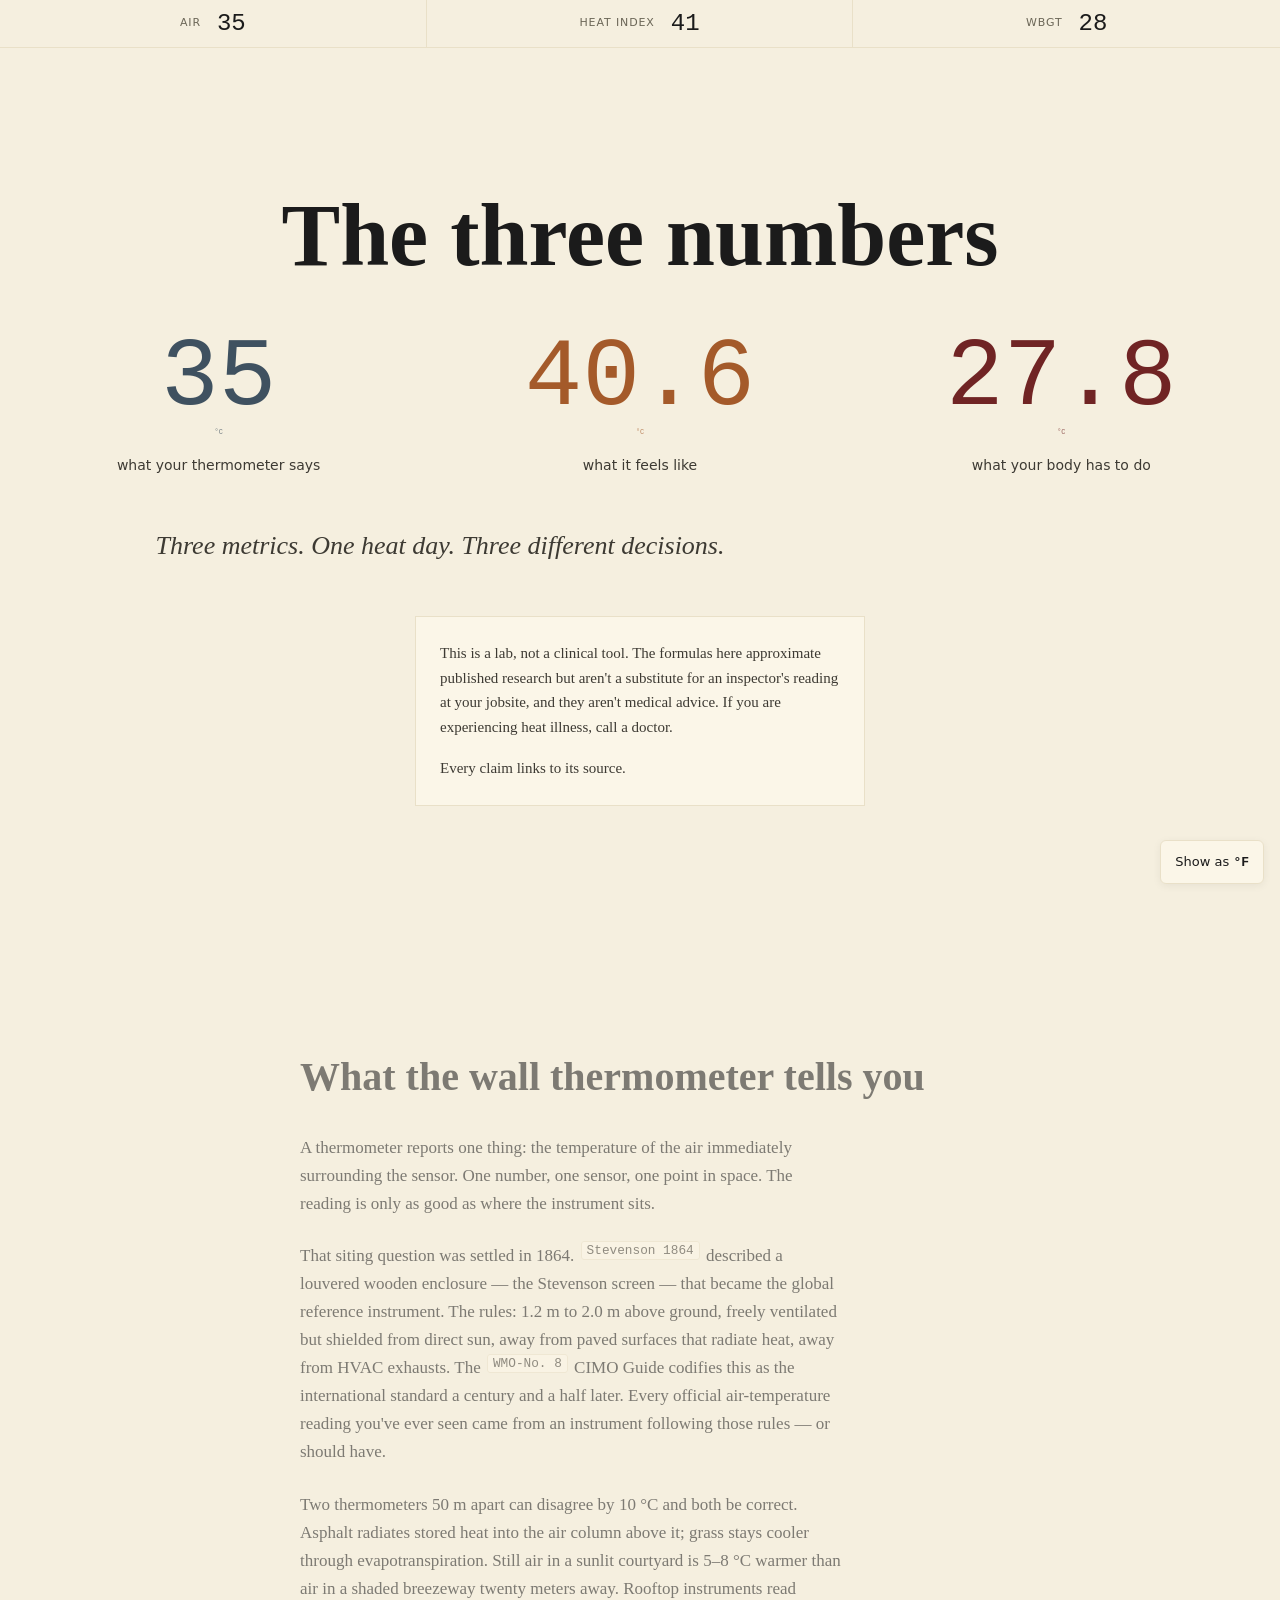
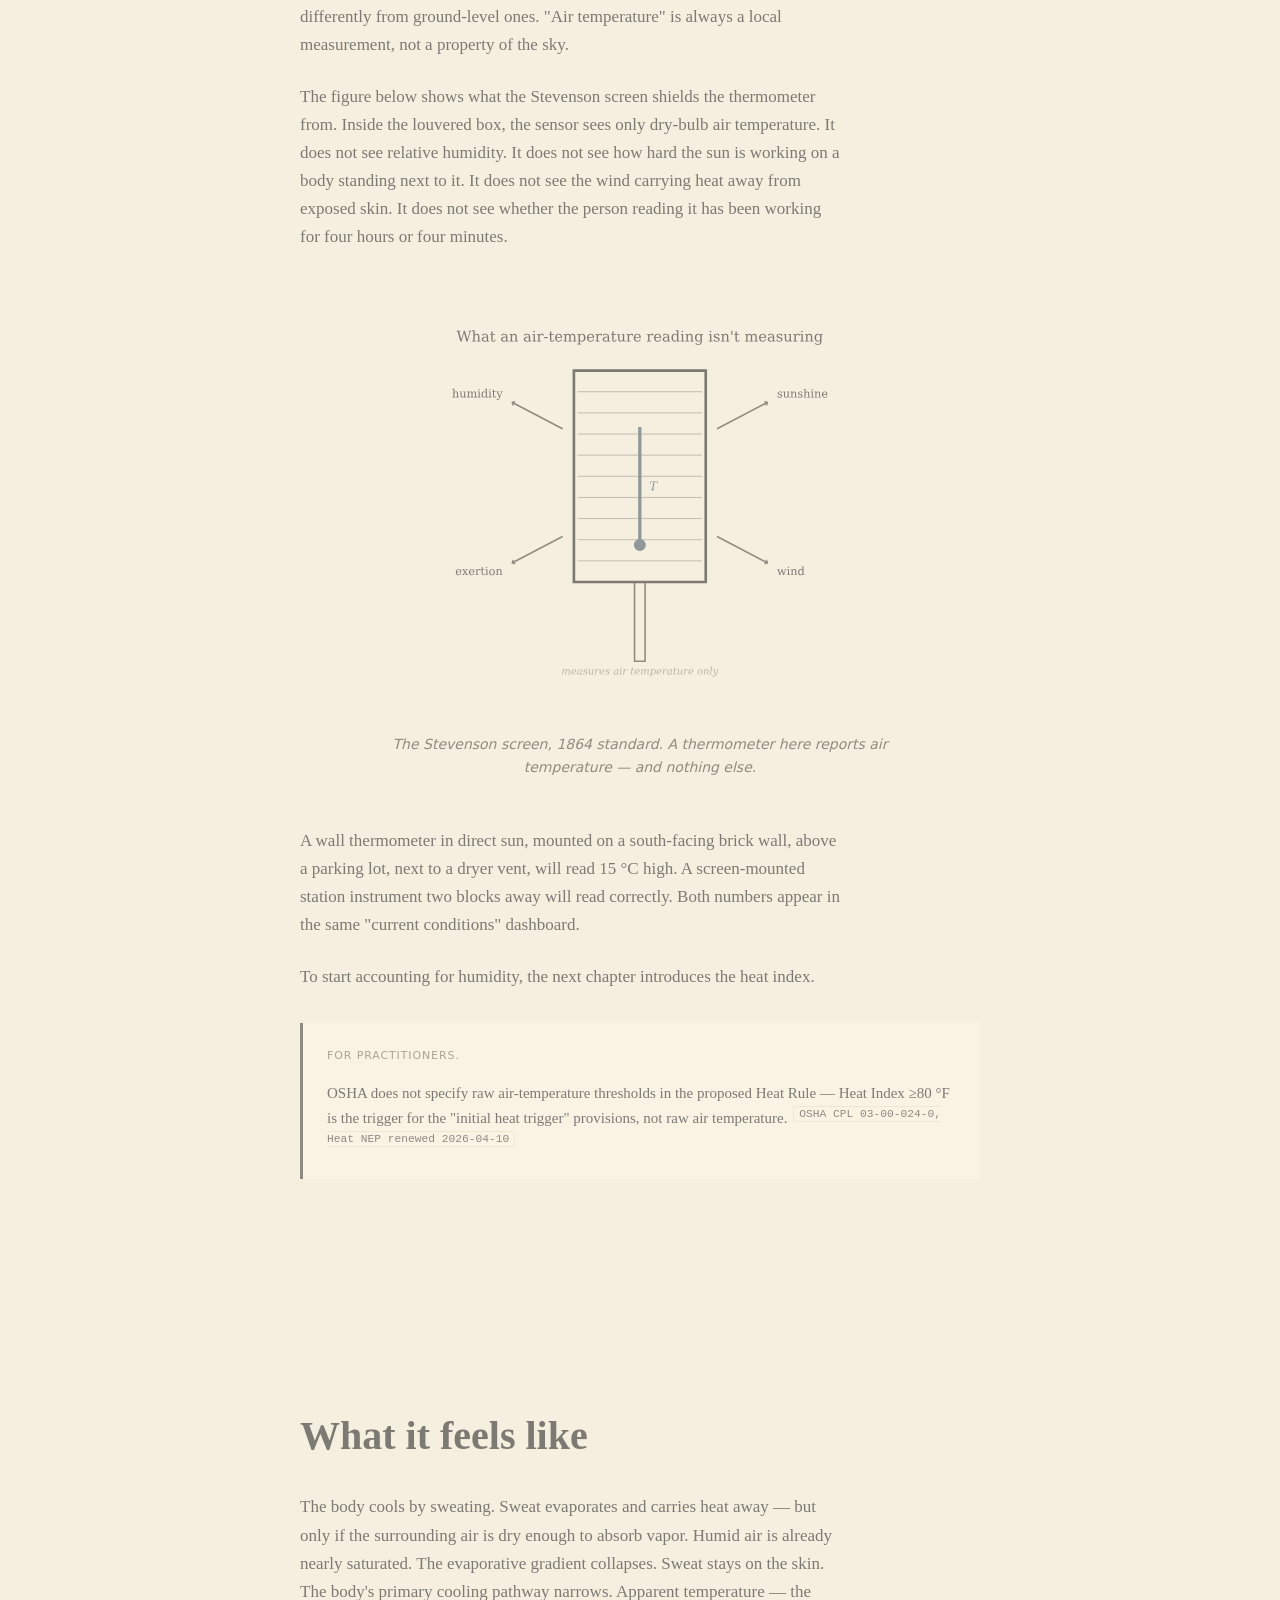
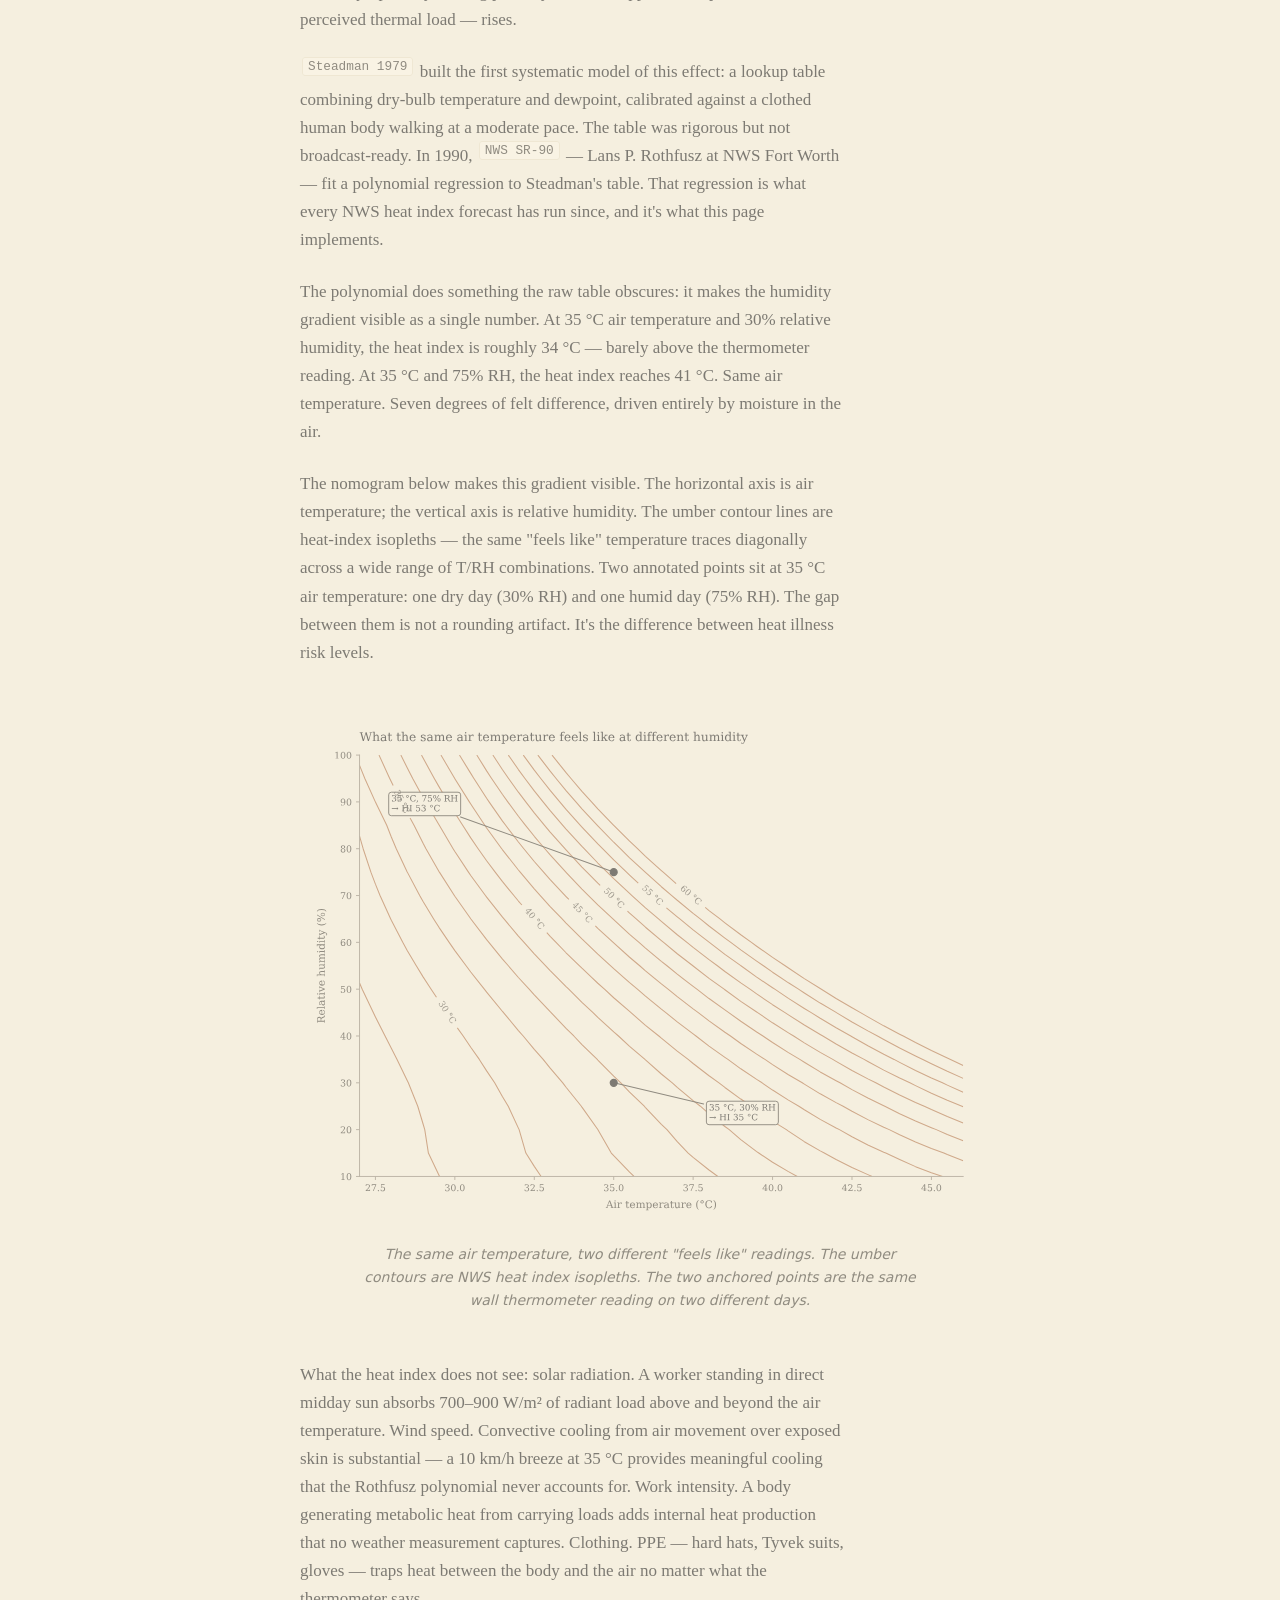
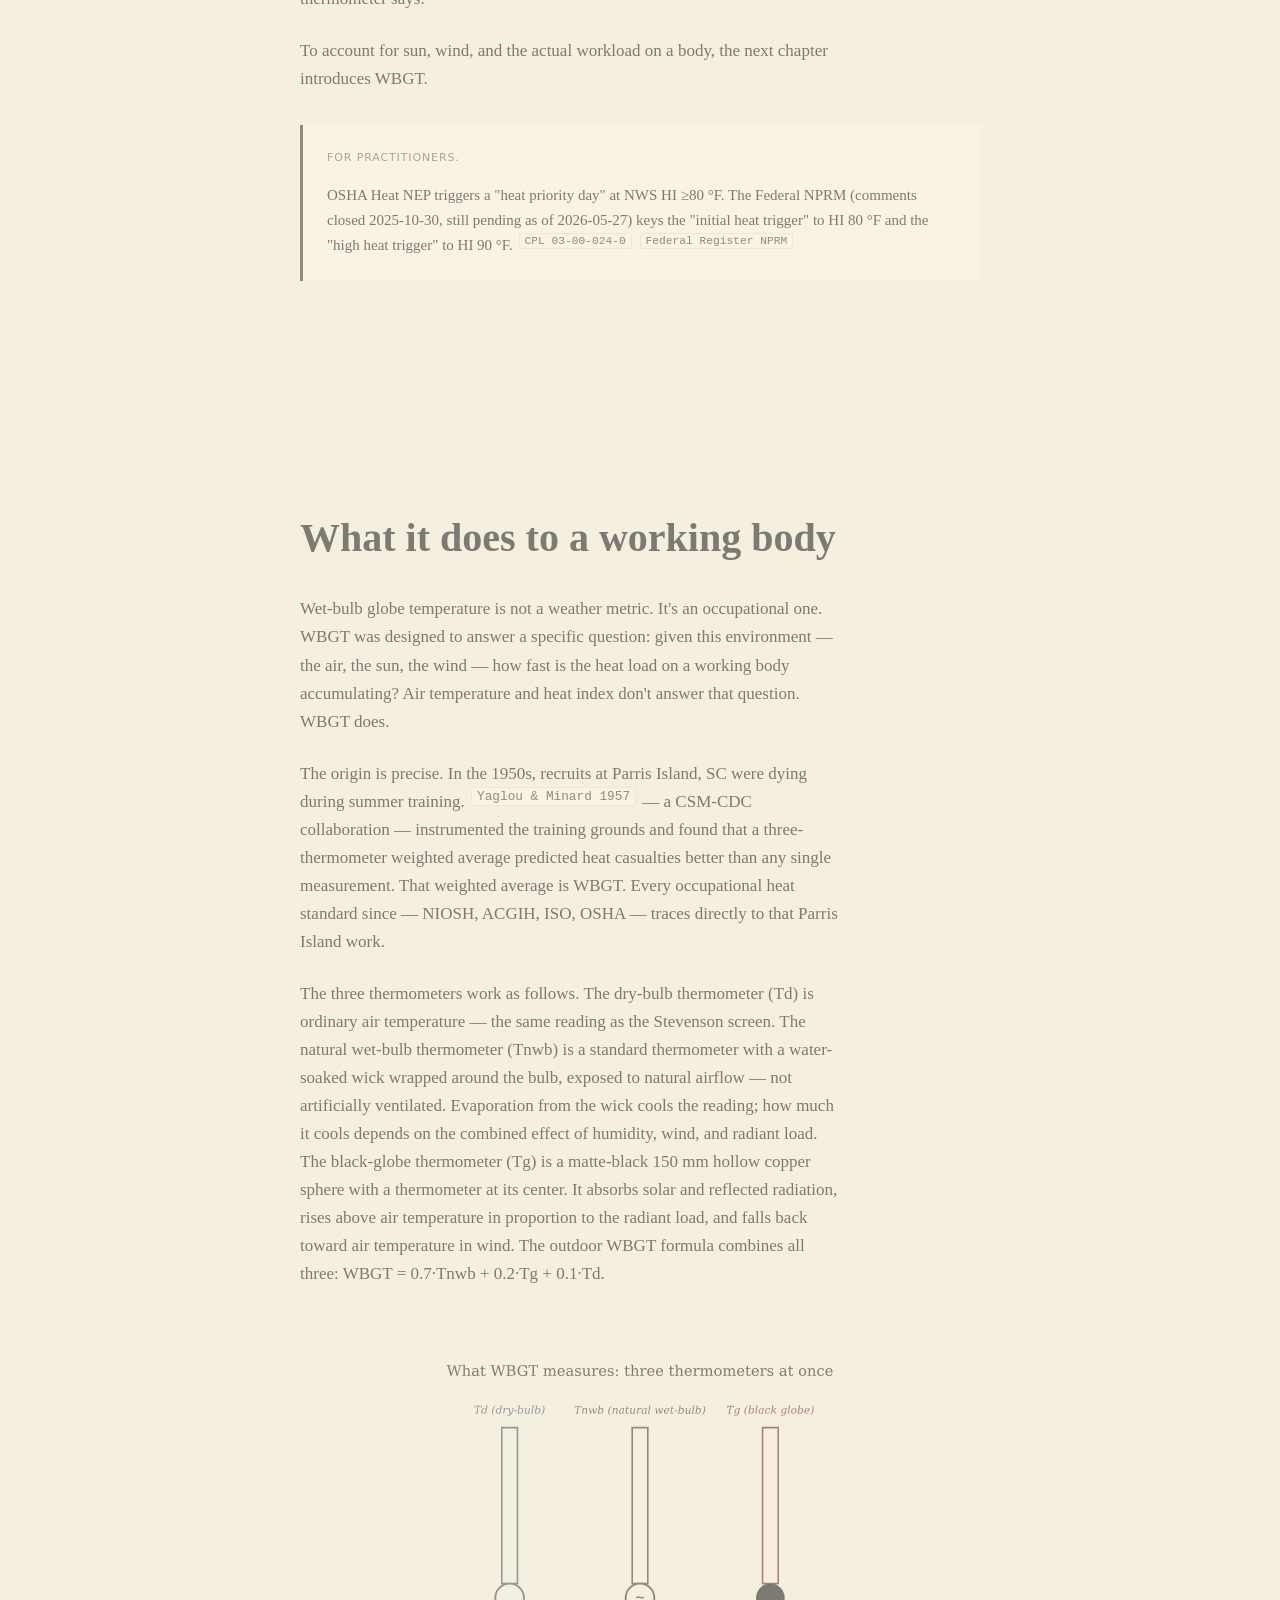
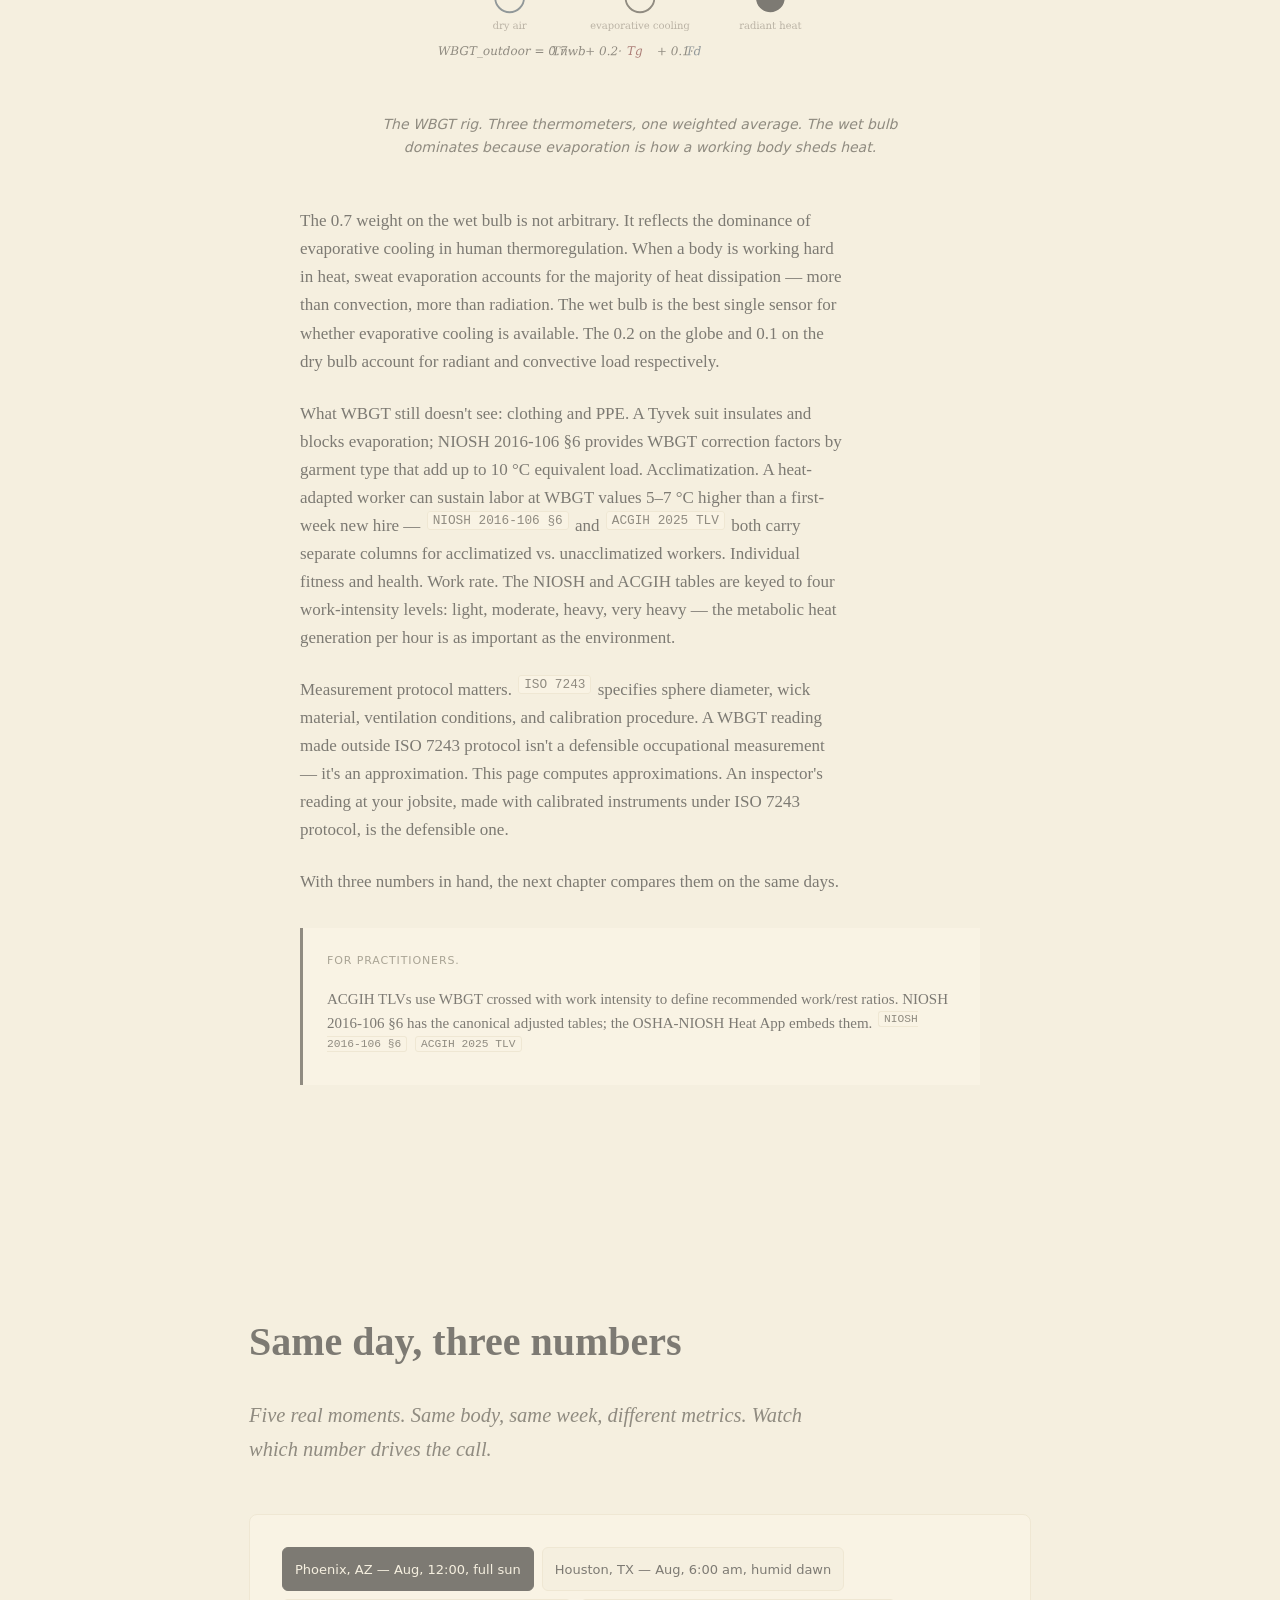
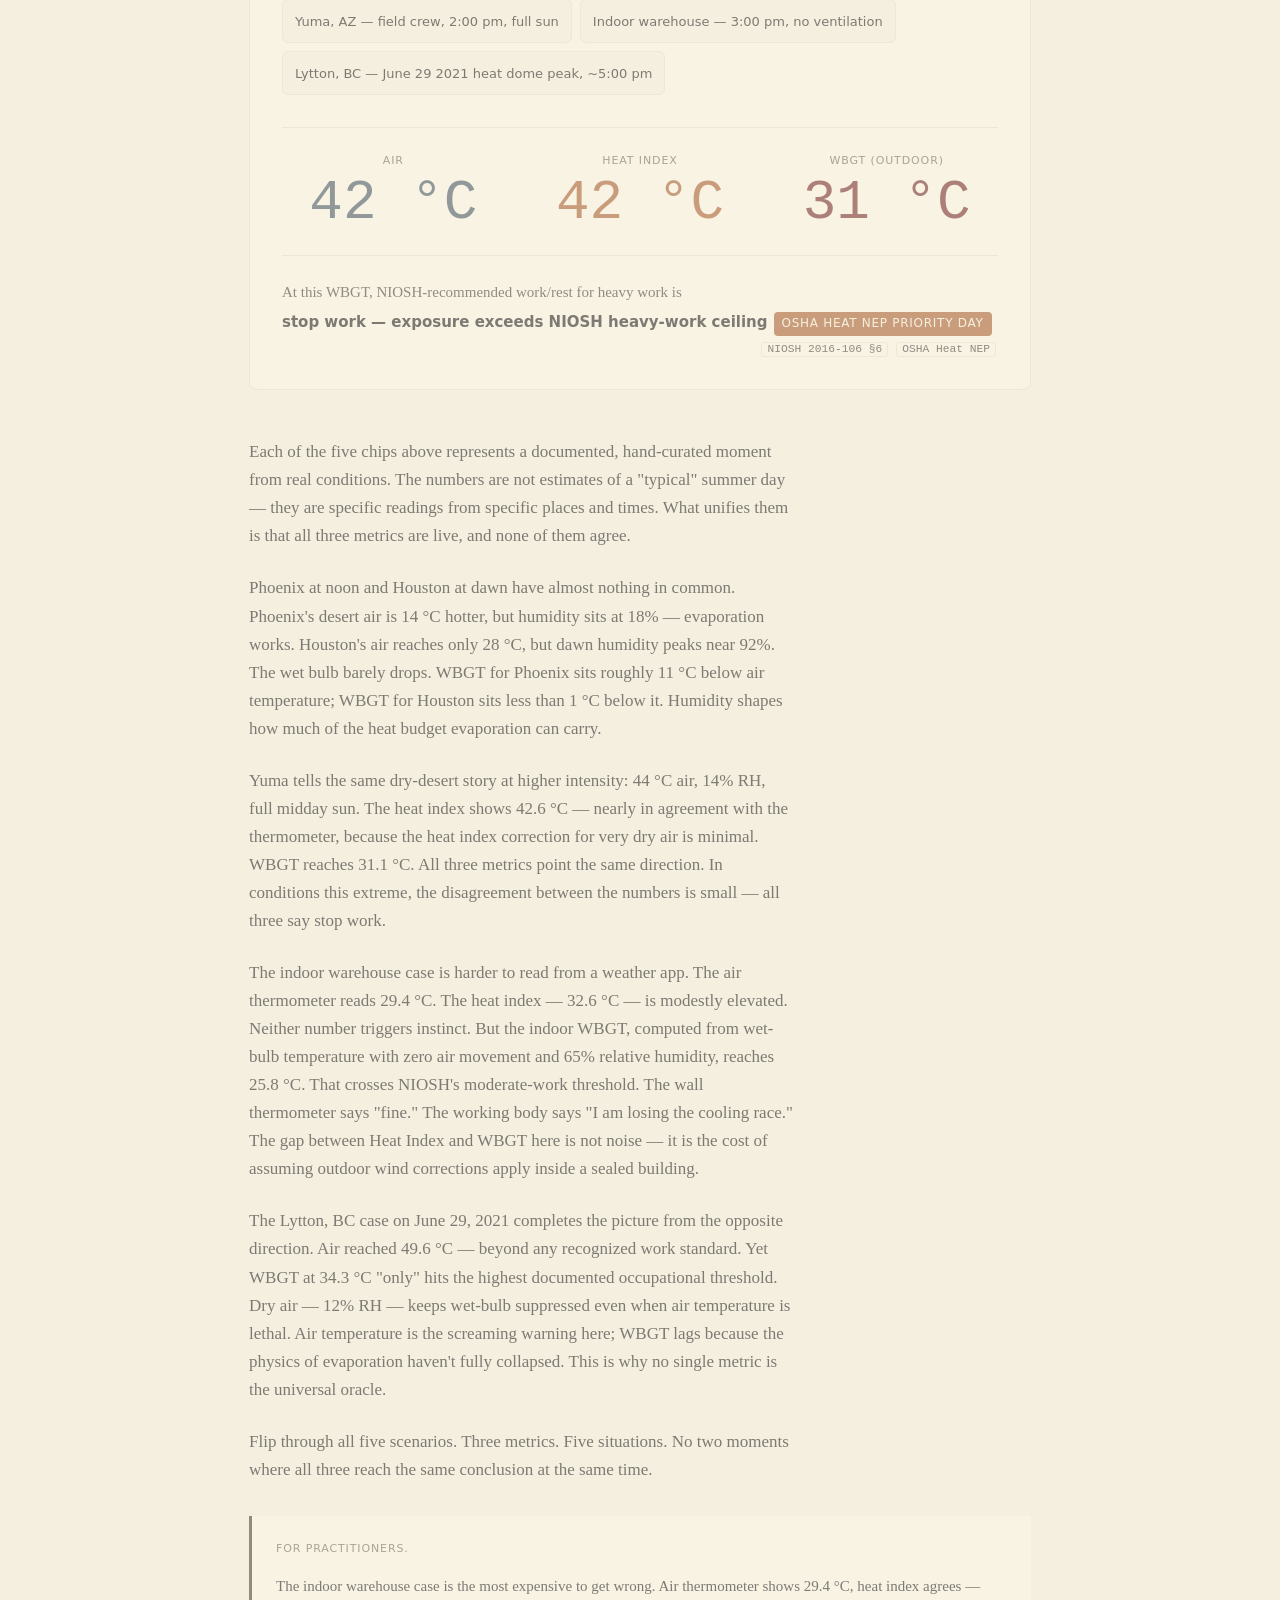
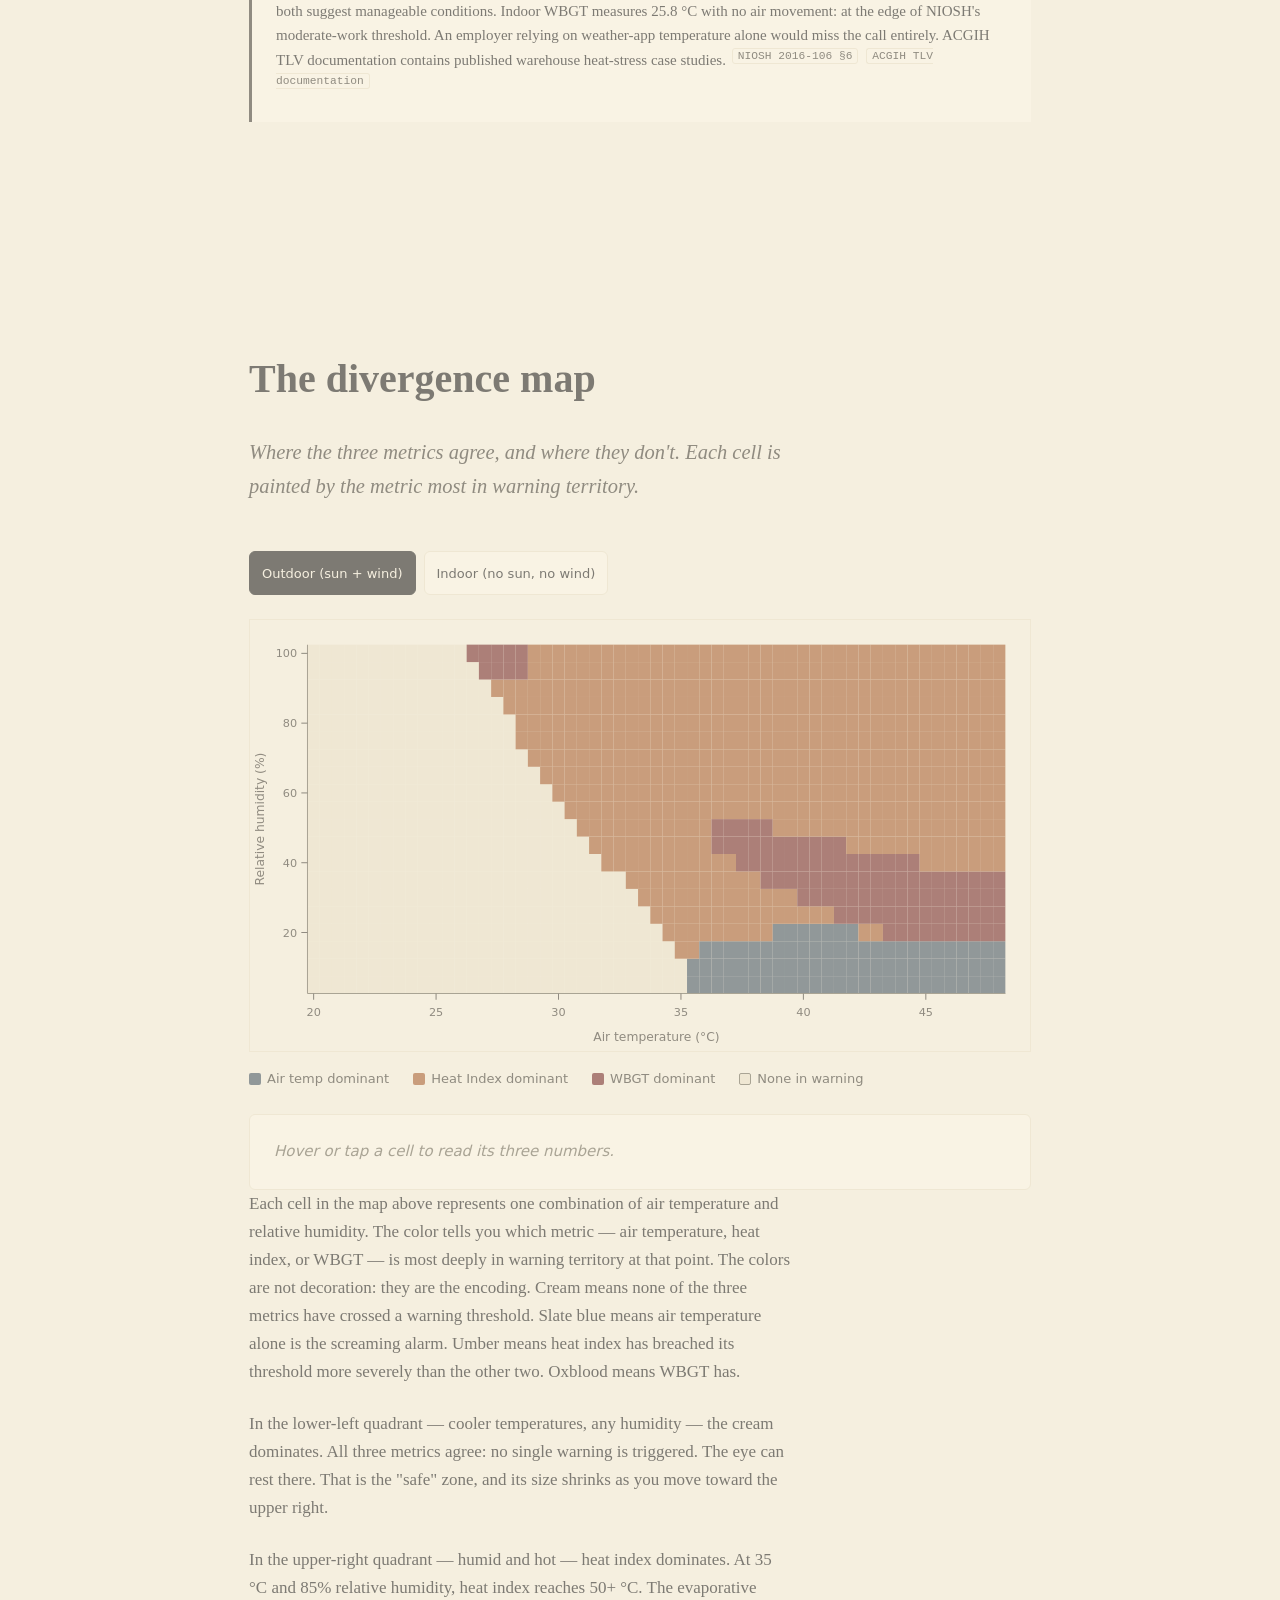
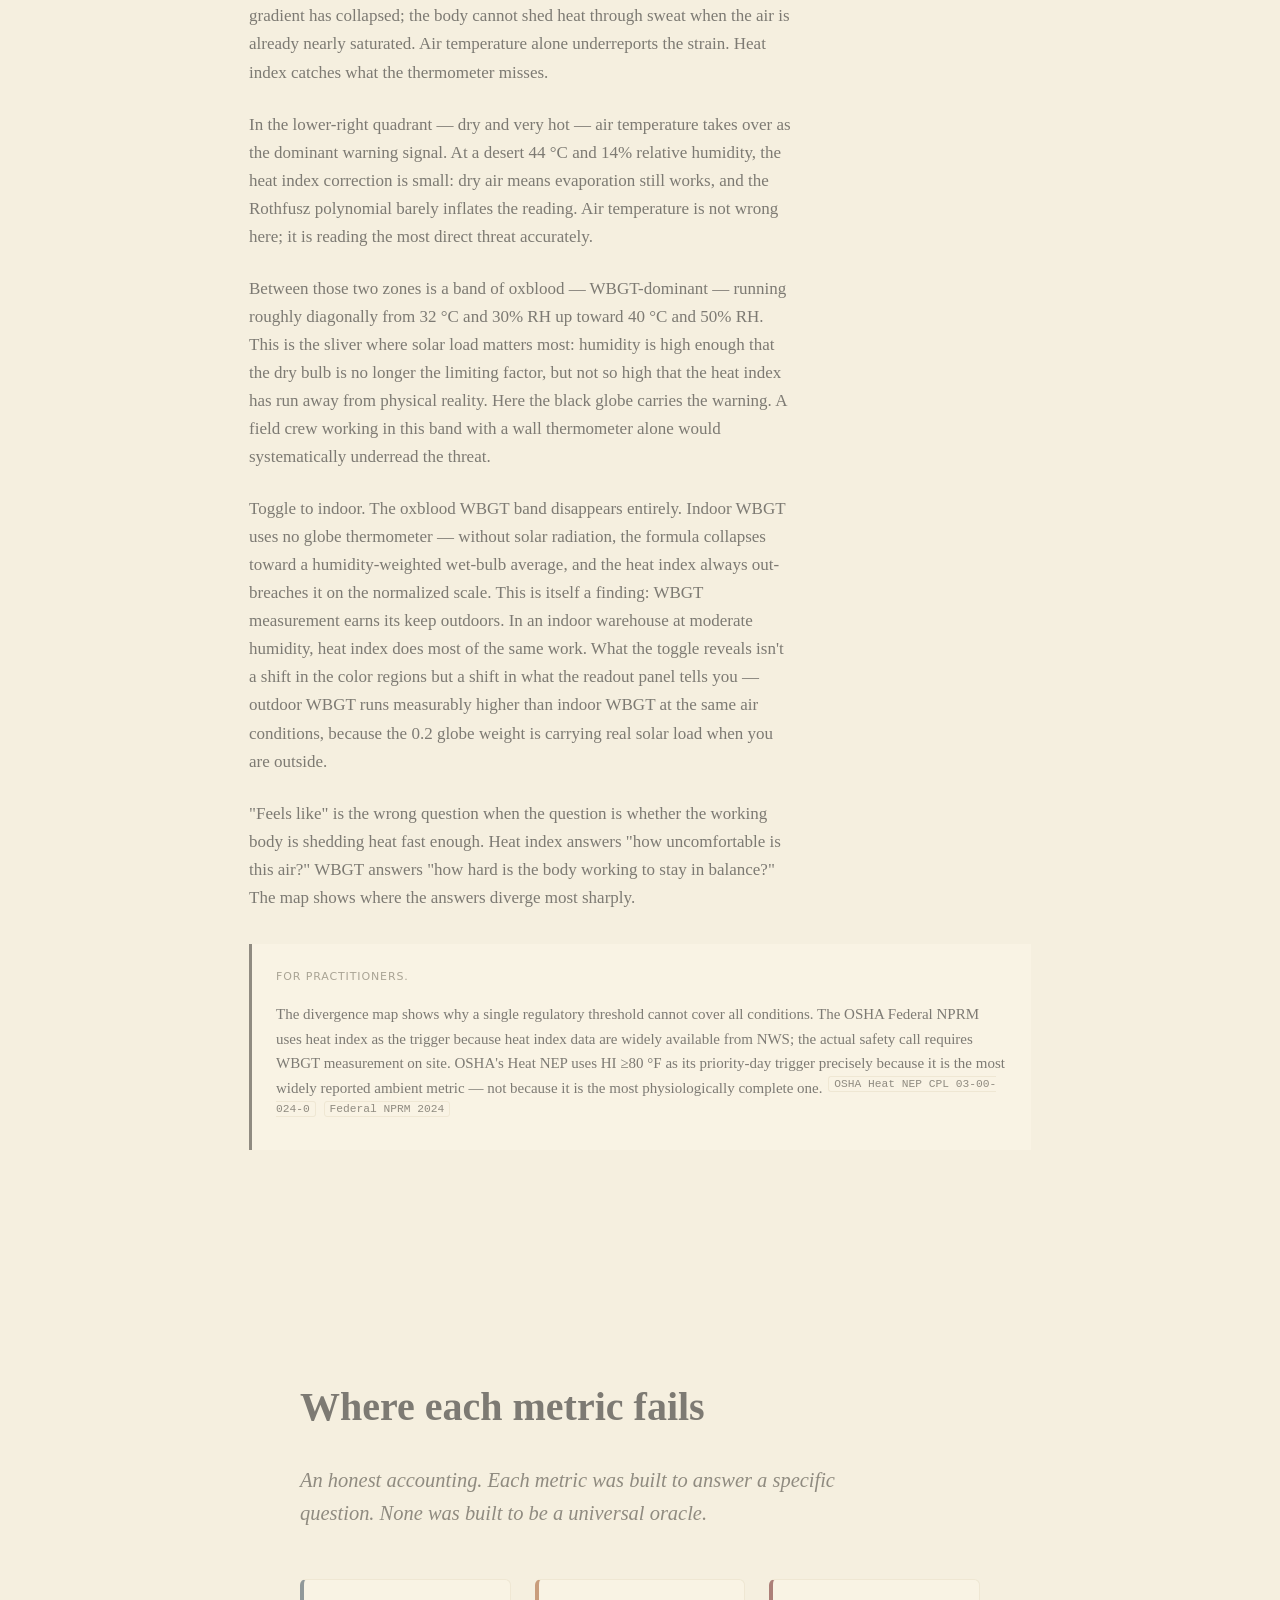
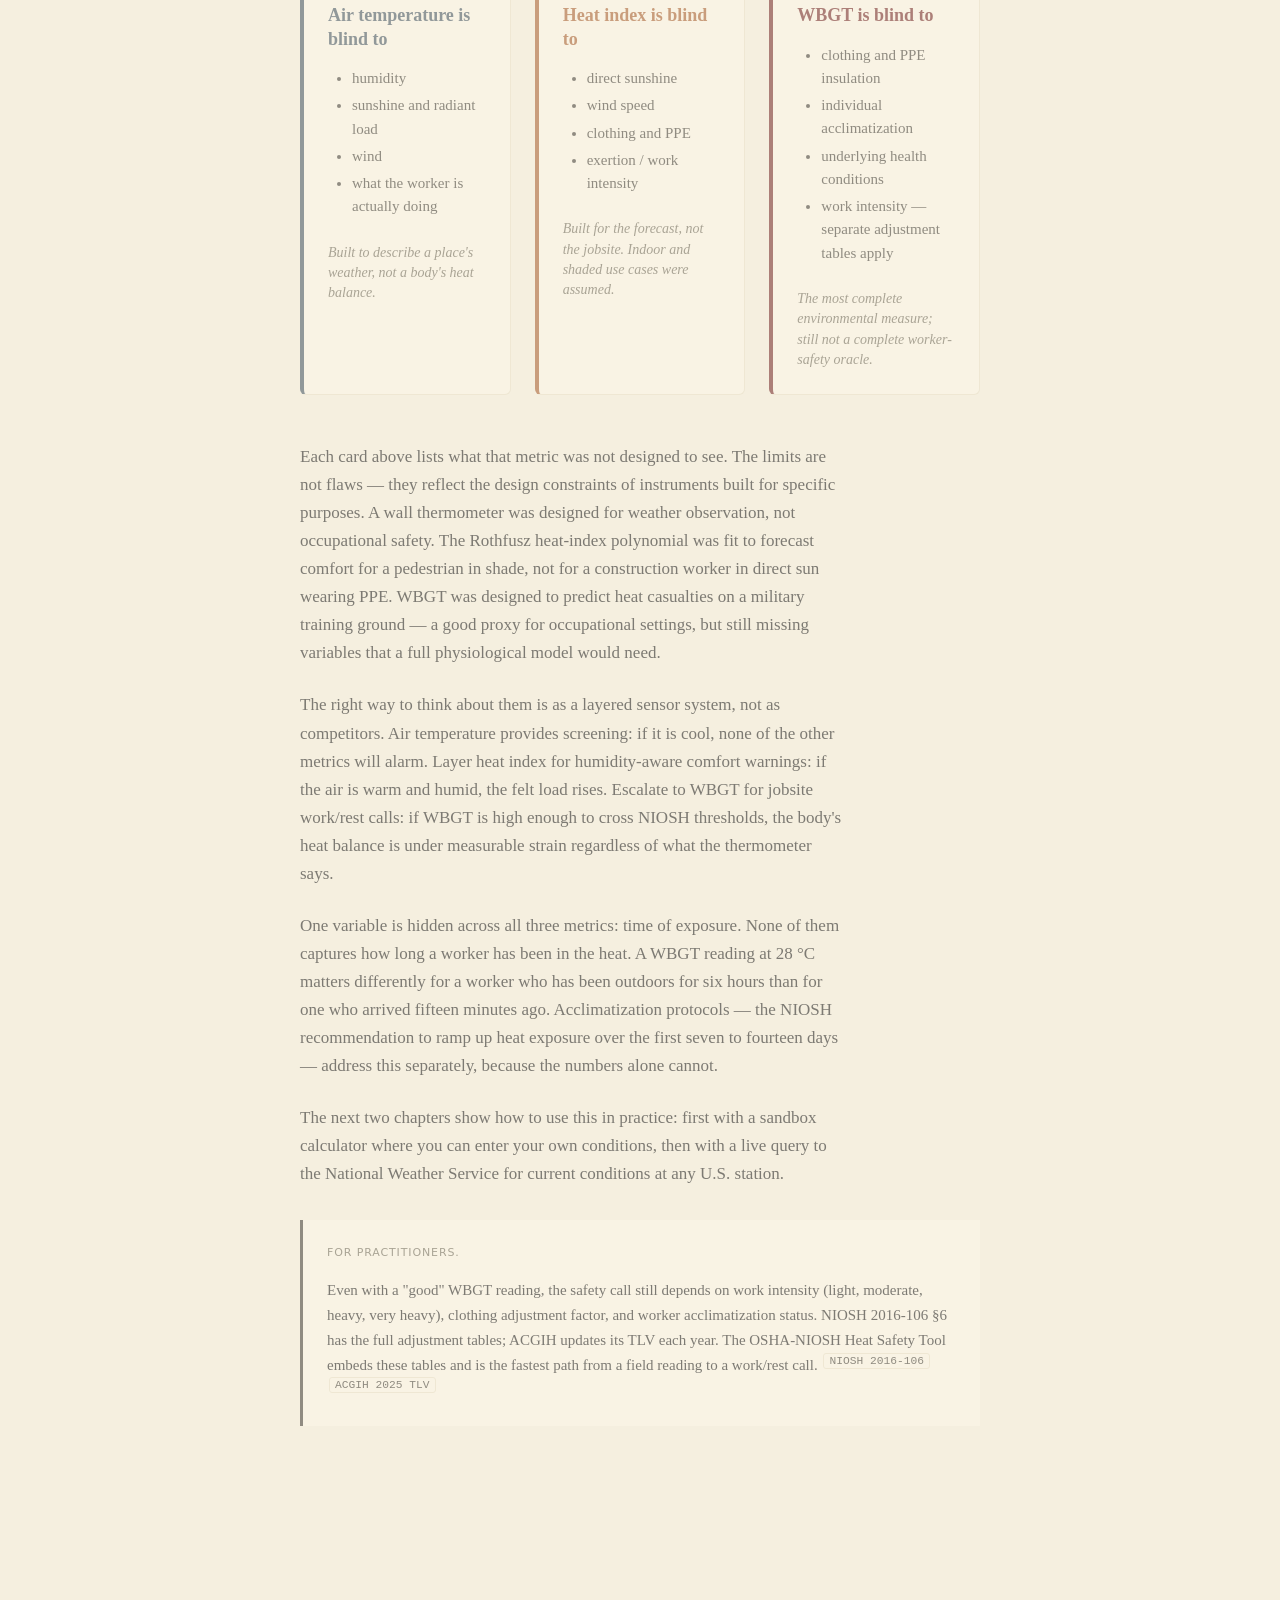
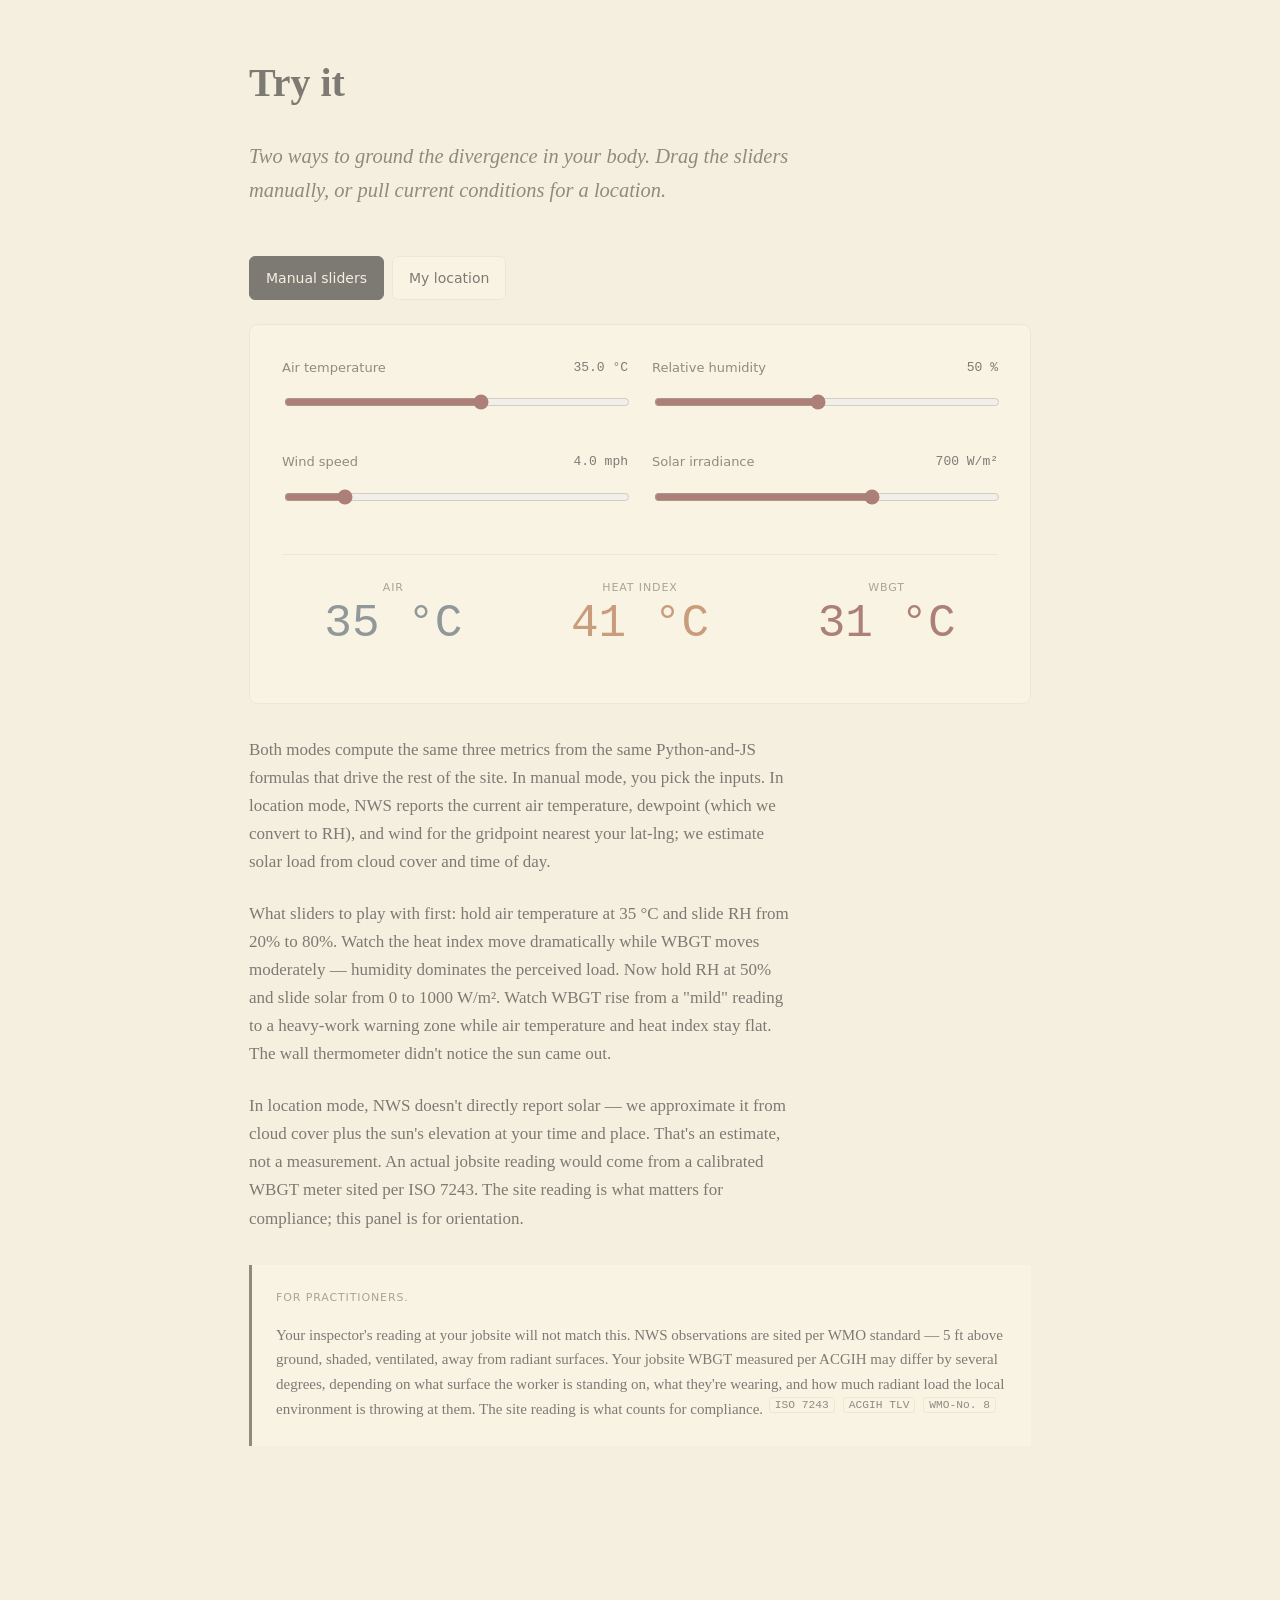
<file: index.html>
<!DOCTYPE html>
<html lang="en">
<head>
  <meta charset="utf-8">
  <meta name="viewport" content="width=device-width, initial-scale=1, viewport-fit=cover">
  <title>heat-metrics-lab — air temperature, heat index, WBGT</title>
  <meta name="description" content="Three metrics. One heat day. Three different decisions. A scrollytelling explainer of air temperature, heat index, and wet-bulb globe temperature.">
  <link rel="icon" type="image/svg+xml" href="/favicon.svg">
  <link rel="stylesheet" href="/src/styles.css">
  <meta property="og:title" content="heat-metrics-lab">
  <meta property="og:description" content="Three metrics. One heat day. Three different decisions.">
  <meta property="og:image" content="/og.svg">
  <meta property="og:url" content="https://heat-metrics-lab.pages.dev/">
  <meta name="twitter:card" content="summary_large_image">
</head>
<body>

  <a class="skip-link" href="#main">Skip to content</a>

  <!-- Persistent three-number strip (top of viewport) -->
  <header class="strip" role="banner" aria-label="Three-metric strip">
    <div class="strip__cell strip__cell--air"><span class="strip__label">Air</span><span class="strip__value" data-strip="air_temp_c">—</span></div>
    <div class="strip__cell strip__cell--hi"><span class="strip__label">Heat Index</span><span class="strip__value" data-strip="hi_c">—</span></div>
    <div class="strip__cell strip__cell--wbgt"><span class="strip__label">WBGT</span><span class="strip__value" data-strip="wbgt_c">—</span></div>
  </header>

  <main id="main">

    <!-- Ch 0 — Hero. All three numbers from the canonical opening. -->
    <section class="chapter chapter--hero" data-chapter="0" data-act="hero" data-metric="all"
             data-readings='{"air_temp_c":35,"hi_c":40.6,"wbgt_c":27.8}'>
      <div class="chapter__inner chapter__inner--hero">
        <h1 class="chapter__title chapter__title--hero">The three numbers</h1>
        <div class="hero-numbers">
          <div class="hero-numbers__cell hero-numbers__cell--air">
            <span class="hero-numbers__value temp" data-c="35">35</span><span class="hero-numbers__unit"> °C</span>
            <span class="hero-numbers__label">what your thermometer says</span>
          </div>
          <div class="hero-numbers__cell hero-numbers__cell--hi">
            <span class="hero-numbers__value temp" data-c="40.6">40.6</span><span class="hero-numbers__unit"> °C</span>
            <span class="hero-numbers__label">what it feels like</span>
          </div>
          <div class="hero-numbers__cell hero-numbers__cell--wbgt">
            <span class="hero-numbers__value temp" data-c="27.8">27.8</span><span class="hero-numbers__unit"> °C</span>
            <span class="hero-numbers__label">what your body has to do</span>
          </div>
        </div>
        <p class="hero-tag">Three metrics. One heat day. Three different decisions.</p>
        <aside class="hero-disclaimer">
          <p>This is a lab, not a clinical tool. The formulas here approximate published research but aren't a substitute for an inspector's reading at your jobsite, and they aren't medical advice. If you are experiencing heat illness, call a doctor.</p>
          <p>Every claim links to its source.</p>
        </aside>
      </div>
    </section>

    <!-- Ch 1 — Air temperature. Only air_temp_c live; HI / WBGT dashed. -->
    <section class="chapter" data-chapter="1" data-act="anatomy" data-metric="air"
             data-readings='{"air_temp_c":35,"hi_c":null,"wbgt_c":null}'>
      <div class="chapter__inner">
        <h2 class="chapter__title">What the wall thermometer tells you</h2>

        <p>A thermometer reports one thing: the temperature of the air immediately surrounding the sensor. One number, one sensor, one point in space. The reading is only as good as where the instrument sits.</p>

        <p>That siting question was settled in 1864. <cite data-source="stevenson">Stevenson 1864</cite> described a louvered wooden enclosure — the Stevenson screen — that became the global reference instrument. The rules: 1.2 m to 2.0 m above ground, freely ventilated but shielded from direct sun, away from paved surfaces that radiate heat, away from HVAC exhausts. The <cite data-source="wmo-cimo">WMO-No. 8</cite> CIMO Guide codifies this as the international standard a century and a half later. Every official air-temperature reading you've ever seen came from an instrument following those rules — or should have.</p>

        <p>Two thermometers 50 m apart can disagree by <span data-c-delta>10 °C</span> and both be correct. Asphalt radiates stored heat into the air column above it; grass stays cooler through evapotranspiration. Still air in a sunlit courtyard is <span data-c-delta>5–8 °C</span> warmer than air in a shaded breezeway twenty meters away. Rooftop instruments read differently from ground-level ones. "Air temperature" is always a local measurement, not a property of the sky.</p>

        <p>The figure below shows what the Stevenson screen shields the thermometer from. Inside the louvered box, the sensor sees only dry-bulb air temperature. It does not see relative humidity. It does not see how hard the sun is working on a body standing next to it. It does not see the wind carrying heat away from exposed skin. It does not see whether the person reading it has been working for four hours or four minutes.</p>

        <figure class="chapter-figure">
          <img src="/data/diagrams/stevenson-screen-c.svg" data-temp-svg="stevenson-screen" alt="Stevenson weather screen with arrows pointing to humidity, sun, wind, and exertion as factors not measured by the thermometer inside" />
          <figcaption>The Stevenson screen, 1864 standard. A thermometer here reports air temperature — and nothing else.</figcaption>
        </figure>

        <p>A wall thermometer in direct sun, mounted on a south-facing brick wall, above a parking lot, next to a dryer vent, will read <span data-c-delta>15 °C</span> high. A screen-mounted station instrument two blocks away will read correctly. Both numbers appear in the same "current conditions" dashboard.</p>

        <p>To start accounting for humidity, the next chapter introduces the heat index.</p>

        <aside class="side-dispatch">
          OSHA does not specify raw air-temperature thresholds in the proposed Heat Rule — Heat Index ≥80 °F is the trigger for the "initial heat trigger" provisions, not raw air temperature. <cite data-source="osha-nep">OSHA CPL 03-00-024-0, Heat NEP renewed 2026-04-10</cite>
        </aside>

      </div>
    </section>

    <!-- Ch 2 — Heat index. Air + HI live; WBGT dashed. -->
    <section class="chapter" data-chapter="2" data-act="anatomy" data-metric="heat-index"
             data-readings='{"air_temp_c":35,"hi_c":40.6,"wbgt_c":null}'>
      <div class="chapter__inner">
        <h2 class="chapter__title">What it feels like</h2>

        <p>The body cools by sweating. Sweat evaporates and carries heat away — but only if the surrounding air is dry enough to absorb vapor. Humid air is already nearly saturated. The evaporative gradient collapses. Sweat stays on the skin. The body's primary cooling pathway narrows. Apparent temperature — the perceived thermal load — rises.</p>

        <p><cite data-source="steadman-1979">Steadman 1979</cite> built the first systematic model of this effect: a lookup table combining dry-bulb temperature and dewpoint, calibrated against a clothed human body walking at a moderate pace. The table was rigorous but not broadcast-ready. In 1990, <cite data-source="rothfusz-1990">NWS SR-90</cite> — Lans P. Rothfusz at NWS Fort Worth — fit a polynomial regression to Steadman's table. That regression is what every NWS heat index forecast has run since, and it's what this page implements.</p>

        <p>The polynomial does something the raw table obscures: it makes the humidity gradient visible as a single number. At 35 °C air temperature and 30% relative humidity, the heat index is roughly 34 °C — barely above the thermometer reading. At 35 °C and 75% RH, the heat index reaches 41 °C. Same air temperature. Seven degrees of felt difference, driven entirely by moisture in the air.</p>

        <p>The nomogram below makes this gradient visible. The horizontal axis is air temperature; the vertical axis is relative humidity. The umber contour lines are heat-index isopleths — the same "feels like" temperature traces diagonally across a wide range of T/RH combinations. Two annotated points sit at 35 °C air temperature: one dry day (30% RH) and one humid day (75% RH). The gap between them is not a rounding artifact. It's the difference between heat illness risk levels.</p>

        <figure class="chapter-figure">
          <img src="/data/diagrams/heat-index-nomogram-c.svg" data-temp-svg="heat-index-nomogram" alt="NWS heat-index nomogram showing how the heat index varies with air temperature and relative humidity, with two annotated example points at 35 °C and 30% RH versus 35 °C and 75% RH" />
          <figcaption>The same air temperature, two different "feels like" readings. The umber contours are NWS heat index isopleths. The two anchored points are the same wall thermometer reading on two different days.</figcaption>
        </figure>

        <p>What the heat index does not see: solar radiation. A worker standing in direct midday sun absorbs 700–900 W/m² of radiant load above and beyond the air temperature. Wind speed. Convective cooling from air movement over exposed skin is substantial — a 10 km/h breeze at 35 °C provides meaningful cooling that the Rothfusz polynomial never accounts for. Work intensity. A body generating metabolic heat from carrying loads adds internal heat production that no weather measurement captures. Clothing. PPE — hard hats, Tyvek suits, gloves — traps heat between the body and the air no matter what the thermometer says.</p>

        <p>To account for sun, wind, and the actual workload on a body, the next chapter introduces WBGT.</p>

        <aside class="side-dispatch">
          OSHA Heat NEP triggers a "heat priority day" at NWS HI ≥80 °F. The Federal NPRM (comments closed 2025-10-30, still pending as of 2026-05-27) keys the "initial heat trigger" to HI 80 °F and the "high heat trigger" to HI 90 °F. <cite data-source="osha-nep">CPL 03-00-024-0</cite> <cite data-source="fed-nprm-2024">Federal Register NPRM</cite>
        </aside>

      </div>
    </section>

    <!-- Ch 3 — WBGT. All three live. -->
    <section class="chapter" data-chapter="3" data-act="anatomy" data-metric="wbgt"
             data-readings='{"air_temp_c":35,"hi_c":40.6,"wbgt_c":27.8}'>
      <div class="chapter__inner">
        <h2 class="chapter__title">What it does to a working body</h2>

        <p>Wet-bulb globe temperature is not a weather metric. It's an occupational one. WBGT was designed to answer a specific question: given this environment — the air, the sun, the wind — how fast is the heat load on a working body accumulating? Air temperature and heat index don't answer that question. WBGT does.</p>

        <p>The origin is precise. In the 1950s, recruits at Parris Island, SC were dying during summer training. <cite data-source="yaglou-minard-1957">Yaglou &amp; Minard 1957</cite> — a CSM-CDC collaboration — instrumented the training grounds and found that a three-thermometer weighted average predicted heat casualties better than any single measurement. That weighted average is WBGT. Every occupational heat standard since — NIOSH, ACGIH, ISO, OSHA — traces directly to that Parris Island work.</p>

        <p>The three thermometers work as follows. The dry-bulb thermometer (Td) is ordinary air temperature — the same reading as the Stevenson screen. The natural wet-bulb thermometer (Tnwb) is a standard thermometer with a water-soaked wick wrapped around the bulb, exposed to natural airflow — not artificially ventilated. Evaporation from the wick cools the reading; how much it cools depends on the combined effect of humidity, wind, and radiant load. The black-globe thermometer (Tg) is a matte-black 150 mm hollow copper sphere with a thermometer at its center. It absorbs solar and reflected radiation, rises above air temperature in proportion to the radiant load, and falls back toward air temperature in wind. The outdoor WBGT formula combines all three: WBGT = 0.7·Tnwb + 0.2·Tg + 0.1·Td.</p>

        <figure class="chapter-figure">
          <img src="/data/diagrams/three-thermometer-rig-c.svg" data-temp-svg="three-thermometer-rig" alt="Three vertical thermometers side by side — dry-bulb, natural wet-bulb with a water droplet glyph, and black-globe — with the outdoor WBGT formula 0.7 Tnwb + 0.2 Tg + 0.1 Td annotated below" />
          <figcaption>The WBGT rig. Three thermometers, one weighted average. The wet bulb dominates because evaporation is how a working body sheds heat.</figcaption>
        </figure>

        <p>The 0.7 weight on the wet bulb is not arbitrary. It reflects the dominance of evaporative cooling in human thermoregulation. When a body is working hard in heat, sweat evaporation accounts for the majority of heat dissipation — more than convection, more than radiation. The wet bulb is the best single sensor for whether evaporative cooling is available. The 0.2 on the globe and 0.1 on the dry bulb account for radiant and convective load respectively.</p>

        <p>What WBGT still doesn't see: clothing and PPE. A Tyvek suit insulates and blocks evaporation; NIOSH 2016-106 §6 provides WBGT correction factors by garment type that add up to <span data-c-delta>10 °C</span> equivalent load. Acclimatization. A heat-adapted worker can sustain labor at WBGT values <span data-c-delta>5–7 °C</span> higher than a first-week new hire — <cite data-source="niosh-2016-106">NIOSH 2016-106 §6</cite> and <cite data-source="acgih-tlv">ACGIH 2025 TLV</cite> both carry separate columns for acclimatized vs. unacclimatized workers. Individual fitness and health. Work rate. The NIOSH and ACGIH tables are keyed to four work-intensity levels: light, moderate, heavy, very heavy — the metabolic heat generation per hour is as important as the environment.</p>

        <p>Measurement protocol matters. <cite data-source="iso-7243">ISO 7243</cite> specifies sphere diameter, wick material, ventilation conditions, and calibration procedure. A WBGT reading made outside ISO 7243 protocol isn't a defensible occupational measurement — it's an approximation. This page computes approximations. An inspector's reading at your jobsite, made with calibrated instruments under ISO 7243 protocol, is the defensible one.</p>

        <p>With three numbers in hand, the next chapter compares them on the same days.</p>

        <aside class="side-dispatch">
          ACGIH TLVs use WBGT crossed with work intensity to define recommended work/rest ratios. NIOSH 2016-106 §6 has the canonical adjusted tables; the OSHA-NIOSH Heat App embeds them. <cite data-source="niosh-2016-106">NIOSH 2016-106 §6</cite> <cite data-source="acgih-tlv">ACGIH 2025 TLV</cite>
        </aside>

      </div>
    </section>

    <!-- Ch 4 — Scenario flipper. All three live; default = Phoenix Aug 12pm.
         Real values come from data/scenarios/phoenix-aug-12pm.json: T=42.2°C, HI=41.83°C, WBGT_out=30.88°C -->
    <section class="chapter chapter--centerpiece" data-chapter="4" data-act="divergence" data-metric="all"
             data-readings='{"air_temp_c":42.2,"hi_c":41.83,"wbgt_c":30.88}'>
      <div class="chapter__inner chapter__inner--centerpiece">
        <h2 class="chapter__title">Same day, three numbers</h2>
        <p class="chapter__lede">Five real moments. Same body, same week, different metrics. Watch which number drives the call.</p>
        <div id="scenario-flipper" data-component="scenario-flipper"></div>

        <p>Each of the five chips above represents a documented, hand-curated moment from real conditions. The numbers are not estimates of a "typical" summer day — they are specific readings from specific places and times. What unifies them is that all three metrics are live, and none of them agree.</p>

        <p>Phoenix at noon and Houston at dawn have almost nothing in common. Phoenix's desert air is <span data-c-delta>14 °C</span> hotter, but humidity sits at 18% — evaporation works. Houston's air reaches only 28 °C, but dawn humidity peaks near 92%. The wet bulb barely drops. WBGT for Phoenix sits roughly <span data-c-delta>11 °C</span> below air temperature; WBGT for Houston sits less than <span data-c-delta>1 °C</span> below it. Humidity shapes how much of the heat budget evaporation can carry.</p>

        <p>Yuma tells the same dry-desert story at higher intensity: 44 °C air, 14% RH, full midday sun. The heat index shows 42.65 °C — nearly in agreement with the thermometer, because the heat index correction for very dry air is minimal. WBGT reaches 31.05 °C. All three metrics point the same direction. In conditions this extreme, the disagreement between the numbers is small — all three say stop work.</p>

        <p>The indoor warehouse case is harder to read from a weather app. The air thermometer reads 29.4 °C. The heat index — 32.63 °C — is modestly elevated. Neither number triggers instinct. But the indoor WBGT, computed from wet-bulb temperature with zero air movement and 65% relative humidity, reaches 25.8 °C. That crosses NIOSH's moderate-work threshold. The wall thermometer says "fine." The working body says "I am losing the cooling race." The gap between Heat Index and WBGT here is not noise — it is the cost of assuming outdoor wind corrections apply inside a sealed building.</p>

        <p>The Lytton, BC case on June 29, 2021 completes the picture from the opposite direction. Air reached 49.6 °C — beyond any recognized work standard. Yet WBGT at 34.31 °C "only" hits the highest documented occupational threshold. Dry air — 12% RH — keeps wet-bulb suppressed even when air temperature is lethal. Air temperature is the screaming warning here; WBGT lags because the physics of evaporation haven't fully collapsed. This is why no single metric is the universal oracle.</p>

        <p>Flip through all five scenarios. Three metrics. Five situations. No two moments where all three reach the same conclusion at the same time.</p>

        <aside class="side-dispatch">
          The indoor warehouse case is the most expensive to get wrong. Air thermometer shows 29.4 °C, heat index agrees — both suggest manageable conditions. Indoor WBGT measures 25.8 °C with no air movement: at the edge of NIOSH's moderate-work threshold. An employer relying on weather-app temperature alone would miss the call entirely. ACGIH TLV documentation contains published warehouse heat-stress case studies. <cite data-source="niosh-2016-106">NIOSH 2016-106 §6</cite> <cite data-source="acgih-tlv">ACGIH TLV documentation</cite>
        </aside>

      </div>
    </section>

    <!-- Ch 5 — Divergence map. All three live. -->
    <section class="chapter" data-chapter="5" data-act="divergence" data-metric="all"
             data-readings='{"air_temp_c":42.2,"hi_c":41.83,"wbgt_c":30.88}'>
      <div class="chapter__inner chapter__inner--centerpiece">
        <h2 class="chapter__title">The divergence map</h2>
        <p class="chapter__lede">Where the three metrics agree, and where they don't. Each cell is painted by the metric most in warning territory.</p>
        <div id="divergence-map" data-component="divergence-map"></div>

        <p>Each cell in the map above represents one combination of air temperature and relative humidity. The color tells you which metric — air temperature, heat index, or WBGT — is most deeply in warning territory at that point. The colors are not decoration: they are the encoding. Cream means none of the three metrics have crossed a warning threshold. Slate blue means air temperature alone is the screaming alarm. Umber means heat index has breached its threshold more severely than the other two. Oxblood means WBGT has.</p>

        <p>In the lower-left quadrant — cooler temperatures, any humidity — the cream dominates. All three metrics agree: no single warning is triggered. The eye can rest there. That is the "safe" zone, and its size shrinks as you move toward the upper right.</p>

        <p>In the upper-right quadrant — humid and hot — heat index dominates. At 35 °C and 85% relative humidity, heat index reaches 50+ °C. The evaporative gradient has collapsed; the body cannot shed heat through sweat when the air is already nearly saturated. Air temperature alone underreports the strain. Heat index catches what the thermometer misses.</p>

        <p>In the lower-right quadrant — dry and very hot — air temperature takes over as the dominant warning signal. At a desert 44 °C and 14% relative humidity, the heat index correction is small: dry air means evaporation still works, and the Rothfusz polynomial barely inflates the reading. Air temperature is not wrong here; it is reading the most direct threat accurately.</p>

        <p>Between those two zones is a band of oxblood — WBGT-dominant — running roughly diagonally from 32 °C and 30% RH up toward 40 °C and 50% RH. This is the sliver where solar load matters most: humidity is high enough that the dry bulb is no longer the limiting factor, but not so high that the heat index has run away from physical reality. Here the black globe carries the warning. A field crew working in this band with a wall thermometer alone would systematically underread the threat.</p>

        <p>Toggle to indoor. The oxblood WBGT band disappears entirely. Indoor WBGT uses no globe thermometer — without solar radiation, the formula collapses toward a humidity-weighted wet-bulb average, and the heat index always out-breaches it on the normalized scale. This is itself a finding: WBGT measurement earns its keep outdoors. In an indoor warehouse at moderate humidity, heat index does most of the same work. What the toggle reveals isn't a shift in the color regions but a shift in what the readout panel tells you — outdoor WBGT runs measurably higher than indoor WBGT at the same air conditions, because the 0.2 globe weight is carrying real solar load when you are outside.</p>

        <p>"Feels like" is the wrong question when the question is whether the working body is shedding heat fast enough. Heat index answers "how uncomfortable is this air?" WBGT answers "how hard is the body working to stay in balance?" The map shows where the answers diverge most sharply.</p>

        <aside class="side-dispatch">
          The divergence map shows why a single regulatory threshold cannot cover all conditions. The OSHA Federal NPRM uses heat index as the trigger because heat index data are widely available from NWS; the actual safety call requires WBGT measurement on site. OSHA's Heat NEP uses HI ≥80 °F as its priority-day trigger precisely because it is the most widely reported ambient metric — not because it is the most physiologically complete one. <cite data-source="osha-nep">OSHA Heat NEP CPL 03-00-024-0</cite> <cite data-source="fed-nprm-2024">Federal NPRM 2024</cite>
        </aside>

      </div>
    </section>

    <!-- Ch 6 — Blind spots. All three live. -->
    <section class="chapter" data-chapter="6" data-act="divergence" data-metric="all"
             data-readings='{"air_temp_c":42.2,"hi_c":41.83,"wbgt_c":30.88}'>
      <div class="chapter__inner">
        <h2 class="chapter__title">Where each metric fails</h2>
        <p class="chapter__lede">An honest accounting. Each metric was built to answer a specific question. None was built to be a universal oracle.</p>
        <div id="blind-spot-cards" data-component="blind-spot-cards"></div>

        <p>Each card above lists what that metric was not designed to see. The limits are not flaws — they reflect the design constraints of instruments built for specific purposes. A wall thermometer was designed for weather observation, not occupational safety. The Rothfusz heat-index polynomial was fit to forecast comfort for a pedestrian in shade, not for a construction worker in direct sun wearing PPE. WBGT was designed to predict heat casualties on a military training ground — a good proxy for occupational settings, but still missing variables that a full physiological model would need.</p>

        <p>The right way to think about them is as a layered sensor system, not as competitors. Air temperature provides screening: if it is cool, none of the other metrics will alarm. Layer heat index for humidity-aware comfort warnings: if the air is warm and humid, the felt load rises. Escalate to WBGT for jobsite work/rest calls: if WBGT is high enough to cross NIOSH thresholds, the body's heat balance is under measurable strain regardless of what the thermometer says.</p>

        <p>One variable is hidden across all three metrics: time of exposure. None of them captures how long a worker has been in the heat. A WBGT reading at 28 °C matters differently for a worker who has been outdoors for six hours than for one who arrived fifteen minutes ago. Acclimatization protocols — the NIOSH recommendation to ramp up heat exposure over the first seven to fourteen days — address this separately, because the numbers alone cannot.</p>

        <p>The next two chapters show how to use this in practice: first with a sandbox calculator where you can enter your own conditions, then with a live query to the National Weather Service for current conditions at any U.S. station.</p>

        <aside class="side-dispatch">
          Even with a "good" WBGT reading, the safety call still depends on work intensity (light, moderate, heavy, very heavy), clothing adjustment factor, and worker acclimatization status. NIOSH 2016-106 §6 has the full adjustment tables; ACGIH updates its TLV each year. The OSHA-NIOSH Heat Safety Tool embeds these tables and is the fastest path from a field reading to a work/rest call. <cite data-source="niosh-2016-106">NIOSH 2016-106</cite> <cite data-source="acgih-tlv">ACGIH 2025 TLV</cite>
        </aside>

      </div>
    </section>

    <!-- Ch 7 — Try it (sandbox + live NWS). All three live. -->
    <section class="chapter chapter--centerpiece" data-chapter="7" data-act="application" data-metric="all"
             data-readings='{"air_temp_c":35,"hi_c":40.6,"wbgt_c":27.8}'>
      <div class="chapter__inner chapter__inner--centerpiece">
        <h2 class="chapter__title">Try it</h2>
        <p class="chapter__lede">Two ways to ground the divergence in your body. Drag the sliders manually, or pull current conditions for a location.</p>
        <div class="ch7-mode-toggle" role="tablist" aria-label="Calculator mode">
          <button type="button" role="tab" aria-selected="true"  data-mode="manual"   class="is-active">Manual sliders</button>
          <button type="button" role="tab" aria-selected="false" data-mode="location">My location</button>
        </div>
        <div id="sandbox"  data-component="sandbox-calculator"></div>
        <div id="live-nws" data-component="live-nws-panel" hidden></div>

        <p>Both modes compute the same three metrics from the same Python-and-JS formulas that drive the rest of the site. In manual mode, you pick the inputs. In location mode, NWS reports the current air temperature, dewpoint (which we convert to RH), and wind for the gridpoint nearest your lat-lng; we estimate solar load from cloud cover and time of day.</p>

        <p>What sliders to play with first: hold air temperature at 35 °C and slide RH from 20% to 80%. Watch the heat index move dramatically while WBGT moves moderately — humidity dominates the perceived load. Now hold RH at 50% and slide solar from 0 to 1000 W/m². Watch WBGT rise from a "mild" reading to a heavy-work warning zone while air temperature and heat index stay flat. The wall thermometer didn't notice the sun came out.</p>

        <p>In location mode, NWS doesn't directly report solar — we approximate it from cloud cover plus the sun's elevation at your time and place. That's an estimate, not a measurement. An actual jobsite reading would come from a calibrated WBGT meter sited per ISO 7243. The site reading is what matters for compliance; this panel is for orientation.</p>

        <aside class="side-dispatch">
          Your inspector's reading at your jobsite will not match this. NWS observations are sited per WMO standard — 5 ft above ground, shaded, ventilated, away from radiant surfaces. Your jobsite WBGT measured per ACGIH may differ by several degrees, depending on what surface the worker is standing on, what they're wearing, and how much radiant load the local environment is throwing at them. The site reading is what counts for compliance. <cite data-source="iso-7243">ISO 7243</cite> <cite data-source="acgih-tlv">ACGIH TLV</cite> <cite data-source="wmo-cimo">WMO-No. 8</cite>
        </aside>
      </div>
    </section>

    <!-- Ch 8 — Practitioner. All three live. -->
    <section class="chapter" data-chapter="8" data-act="application" data-metric="all"
             data-readings='{"air_temp_c":35,"hi_c":40.6,"wbgt_c":27.8}'>
      <div class="chapter__inner">
        <h2 class="chapter__title">How professionals use these</h2>

        <p>The previous chapters introduced three metrics and the divergence between them. This chapter is for the practitioners — the safety officers, compliance specialists, EHS managers, and field inspectors who have to convert these numbers into specific work/rest decisions on specific days.</p>

        <p>The short version: the wall thermometer is the worst of the three for any decision that matters. Heat index is what triggers heat-priority days under the OSHA Heat NEP — not because it's the most physiologically complete metric, but because it's the most widely reported one. WBGT is what supports specific work/rest orders on specific jobsites — and a citation defense without WBGT measurements is structurally weaker than one with.</p>

        <p>The table below is the NIOSH 2016-106 §6 recommended work/rest schedule for an acclimatized worker. It's read by crossing WBGT (left column) with work intensity (top row); the cell value is the maximum minutes of work per hour at that combination. Above 32.2 °C WBGT, NIOSH recommends stopping work entirely.</p>

        <figure class="chapter-figure">
          <img src="/data/diagrams/work-rest-table-c.svg" data-temp-svg="work-rest-table" alt="NIOSH work-rest table: WBGT bands from under 25 °C to over 32.2 °C crossed with work intensity (light, moderate, heavy, very heavy) giving recommended minutes of work per hour; the ceiling row is shaded in dark oxblood indicating stop-work" />
          <figcaption>NIOSH 2016-106 §6 work-rest table. Acclimatized worker, REL line.</figcaption>
        </figure>

        <p>How this plays in practice. An OSHA inspector arriving at a jobsite with a calibrated WBGT meter and a documented work-intensity classification can write a citation that references this table directly. The same inspector with only an air thermometer cannot — there is no NIOSH or ACGIH work/rest table keyed to air temperature. Heat index is the trigger for a heat-priority day, but it is not the tool for specific work/rest orders; that is WBGT's job. <cite data-source="niosh-2016-106">NIOSH 2016-106 §6</cite> The federal NPRM, when finalized, will likely require employers to use Heat Index for the initial trigger and to maintain WBGT-equivalent measurement capability for the high-heat trigger. <cite data-source="fed-nprm-2024">Federal NPRM 2024</cite></p>

        <p>For unacclimatized workers — new hires, returning workers after a 7+ day absence — these thresholds shift downward by <span data-c-delta>2.5–3 °C</span> WBGT. The ACGIH TLV documentation has the adjustment tables; NIOSH §5 has the canonical acclimatization protocols. The first 14 days of new heat exposure carry the highest risk; NIOSH recommends a staged ramp where workers build from 20% of expected heat load to 100% over five days. Most heat fatalities in published OSHA case files occurred within the first three days on the job — before any physiological adaptation can take hold. <cite data-source="acgih-tlv">ACGIH 2025 TLV</cite></p>

        <aside class="side-dispatch">
          This is where I work on this. <a href="https://github.com/HeatCompass/heatcompass">HeatCompass</a> is a B2B tool that does WBGT computation, exposure tracking, and the citation-trail documentation for the work/rest decisions described above.
        </aside>

        <p>The lab ends here. The next stop, if you want to follow how this site was built and what trade-offs ran through it, is the colophon below.</p>
      </div>
    </section>

    <!-- Colophon — references, disclaimers, source manifest -->
    <section class="colophon" id="colophon" aria-labelledby="colophon-heading">
      <div class="colophon__inner">
        <h2 class="colophon__heading" id="colophon-heading">Colophon</h2>

        <div class="colophon__disclaimer">
          <p><strong>This is a lab, not advice.</strong> The formulas here approximate published research within documented tolerances; they are not substitutes for an inspector's calibrated reading at a real jobsite, and they are not medical advice. If you are experiencing heat illness, call a doctor.</p>
        </div>

        <div class="colophon__col">
          <h3 class="colophon__subheading">Sources cited in this lab</h3>
          <ul class="colophon__refs">
            <li><a href="https://en.wikipedia.org/wiki/Stevenson_screen">Stevenson, T. (1864)</a> — origin of the louvered weather-screen siting standard</li>
            <li><a href="https://community.wmo.int/en/activity-areas/imop/cimo-guide">WMO-No. 8 (CIMO Guide)</a> — global standard for meteorological instrument siting</li>
            <li><a href="https://journals.ametsoc.org/view/journals/apme/18/7/1520-0450_1979_018_0861_taospi_2_0_co_2.xml">Steadman, R. G. (1979)</a> — apparent-temperature model, foundation of NWS Heat Index</li>
            <li><a href="https://www.weather.gov/media/ffc/ta_htindx.PDF">Rothfusz, L. P. (1990) NWS Tech Memo SR-90</a> — operational Heat Index polynomial</li>
            <li><a href="https://pubmed.ncbi.nlm.nih.gov/13457450/">Yaglou &amp; Minard (1957)</a> — Parris Island study, origin of WBGT</li>
            <li><a href="https://www.cdc.gov/niosh/docs/2016-106/">NIOSH 2016-106 §6</a> — work/rest tables for occupational heat exposure</li>
            <li><a href="https://www.acgih.org/science/tlv-bei-guidelines/">ACGIH TLV (2025)</a> — Heat Stress and Heat Strain threshold limit values</li>
            <li><a href="https://www.iso.org/standard/67188.html">ISO 7243:2017</a> — international standard for WBGT measurement</li>
            <li><a href="https://www.osha.gov/enforcement/directives/cpl-03-00-024-0">OSHA CPL 03-00-024-0</a> — Heat National Emphasis Program, renewed 2026-04-10</li>
            <li><a href="https://www.federalregister.gov/documents/2024/08/30/2024-14824/heat-injury-and-illness-prevention-in-outdoor-and-indoor-work-settings">Federal NPRM 2024 (89 FR 70698)</a> — pending federal heat rule</li>
          </ul>
        </div>

        <div class="colophon__col">
          <h3 class="colophon__subheading">How this site was built</h3>
          <p>
            heat-metrics-lab is the Anthropic-tooling counterweight to its sibling
            <a href="https://github.com/craigm26/heat-protein-lab">heat-protein-lab</a>
            (which was built in Antigravity 2.0 with Google's Stitch + Science Skills).
            This site was built entirely in Claude Code with the Anthropic skill/MCP ecosystem.
            The full A/B comparison post lives on
            <a href="https://craigmerry.com/">craigmerry.com</a> (forthcoming).
            Source on <a href="https://github.com/craigm26/heat-metrics-lab">GitHub</a>;
            MIT licensed; no analytics, no accounts, no third-party scripts at page load.
          </p>
          <p class="colophon__manifest">
            <strong>Data manifest.</strong>
            5 scenarios at <code>/data/scenarios/</code>,
            outdoor + indoor divergence grids at <code>/data/divergence/</code>,
            4 diagrams at <code>/data/diagrams/</code>,
            10 citation references at <code>/data/references/</code>,
            12 drift-gate reference cases at <code>/data/references/reference-cases.json</code>.
            All generated at build time by Python scripts under <code>/scripts/</code>;
            JS-vs-Python formulas validated at 0.5 °F drift gate in CI.
          </p>
        </div>
      </div>
    </section>

  </main>

  <footer class="site-footer">
    <button type="button" class="unit-toggle" id="unit-toggle" aria-pressed="false">
      Show as <span class="unit-toggle__alt">°F</span>
    </button>
  </footer>

  <script type="module" src="/src/main.js"></script>
</body>
</html>
</file>
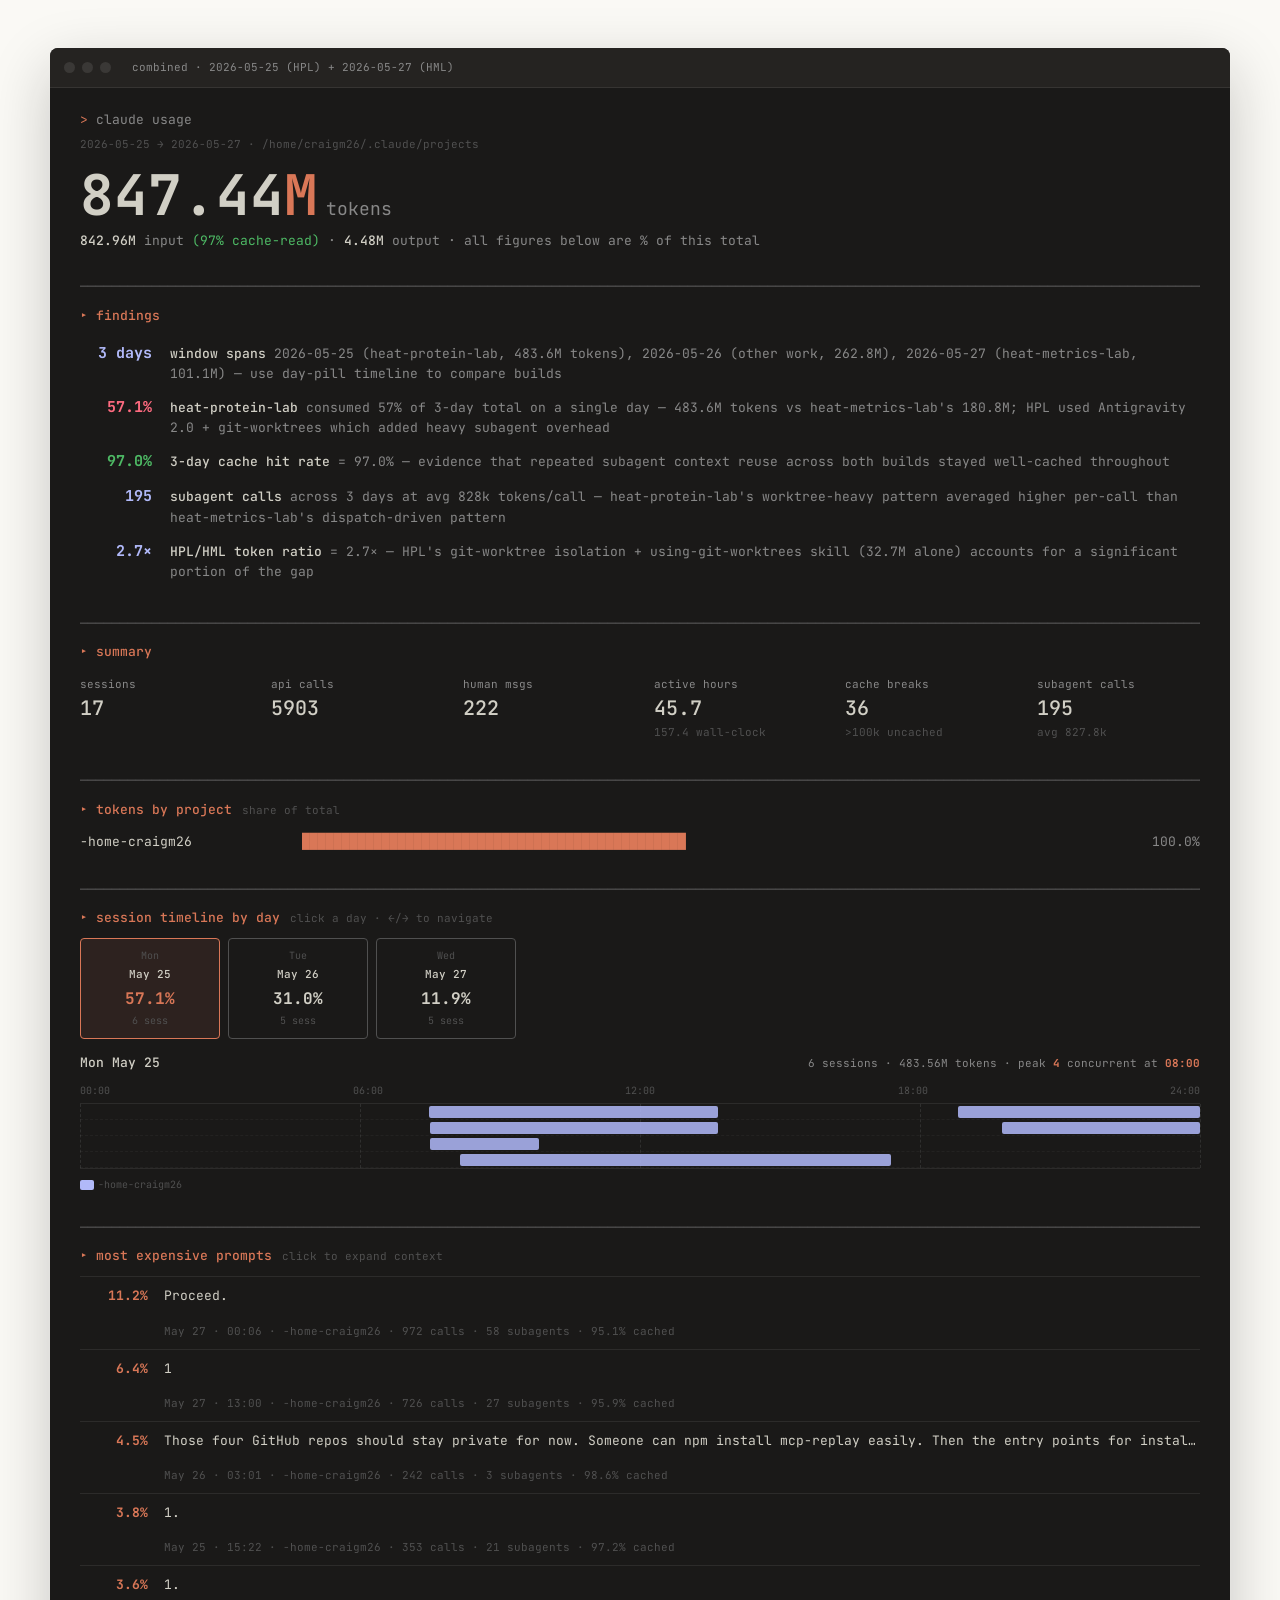
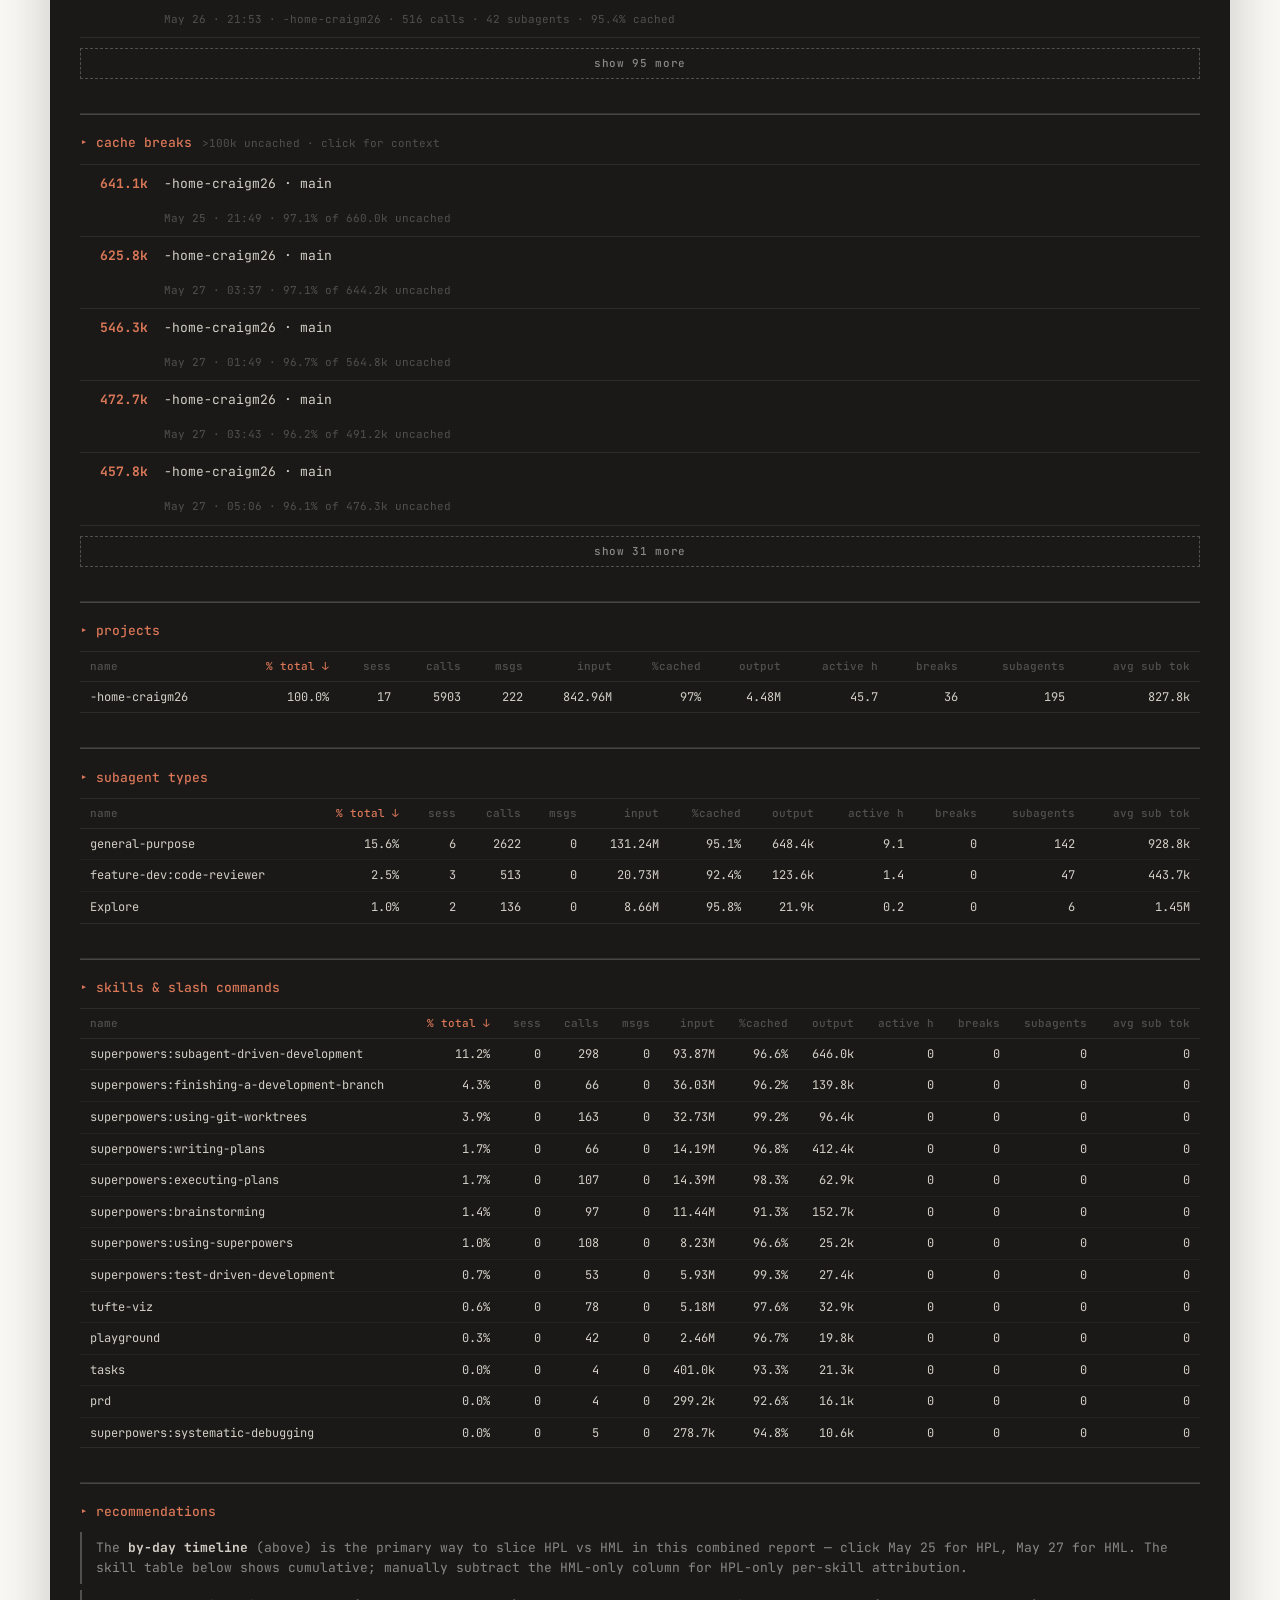
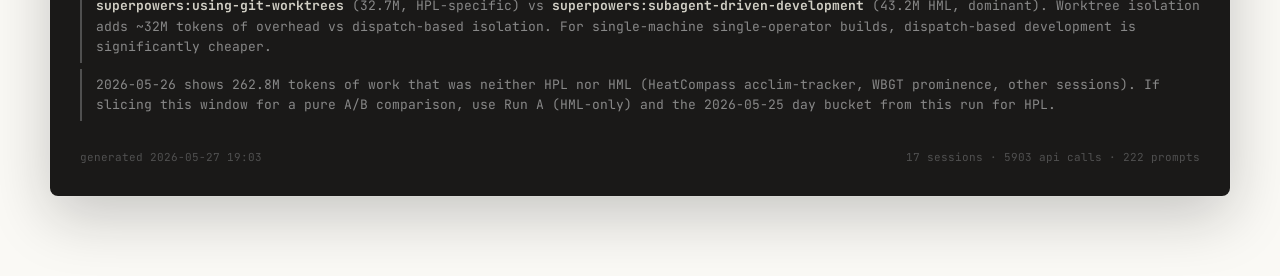
<file: notes/session-reports/combined-3d-window.html>
<!doctype html>
<html lang="en">
<head>
<meta charset="utf-8">
<meta name="viewport" content="width=device-width, initial-scale=1">
<title>combined 3-day window (HPL + HML) · session-report</title>
<link rel="preconnect" href="https://fonts.googleapis.com">
<link rel="preconnect" href="https://fonts.gstatic.com" crossorigin>
<link href="https://fonts.googleapis.com/css2?family=JetBrains+Mono:wght@400;500;700&display=swap" rel="stylesheet">
<style>
  :root {
    /* anthropic / claude-code palette */
    --ivory: #FAF9F5;
    --term-bg: #1a1918;
    --term-fg: #d1cfc5;
    --titlebar: #252321;
    --outline: rgba(255,255,255,0.08);
    --hover: rgba(255,255,255,0.035);
    --clay: #D97757;
    --dim: rgb(136,136,136);
    --subtle: rgb(80,80,80);
    --green: rgb(78,186,101);
    --red: rgb(255,107,128);
    --blue: rgb(177,185,249);
    --yellow: rgb(255,193,7);
    --mono: 'JetBrains Mono', 'SF Mono', ui-monospace, Menlo, Monaco, monospace;
  }

  * { box-sizing: border-box; }
  html { background: var(--ivory); }
  body {
    margin: 0; padding: 48px 24px 80px;
    font: 13px/1.55 var(--mono);
    font-variant-numeric: tabular-nums;
    color: var(--term-fg);
  }

  /* ——— terminal window chrome ——— */
  .term {
    max-width: 1180px; margin: 0 auto;
    background: var(--term-bg);
    border-radius: 8px;
    outline: 1px solid var(--outline);
    box-shadow: 0 20px 60px rgba(20,20,19,0.22);
  }
  .titlebar {
    background: var(--titlebar);
    border-radius: 8px 8px 0 0;
    border-bottom: 1px solid var(--outline);
    padding: 11px 14px;
    display: flex; align-items: center; gap: 7px;
  }
  .titlebar .dot { width: 11px; height: 11px; border-radius: 50%; background: #3a3836; }
  .titlebar .path { margin-left: 14px; color: var(--dim); font-size: 11px; }
  .term-body { padding: 22px 30px 30px; }

  /* ——— command + hero ——— */
  .cmd { color: var(--dim); margin-bottom: 6px; }
  .cmd .prompt { color: var(--clay); }
  .cmd .flag { color: var(--blue); }
  #meta-line { color: var(--subtle); font-size: 11px; }

  #hero { margin: 14px 0 6px; }
  #hero-total { font-size: 56px; font-weight: 700; line-height: 1; }
  #hero-total .unit { color: var(--clay); }
  #hero-total .label { font-size: 18px; font-weight: 400; color: var(--dim); margin-left: 8px; }
  #hero-split { color: var(--dim); margin-top: 8px; }
  #hero-split b { color: var(--term-fg); font-weight: 500; }
  #hero-split .ok { color: var(--green); }
  #hero-split .warn { color: var(--yellow); }

  /* ——— sections ——— */
  section { margin-top: 26px; }
  .hr { color: var(--subtle); overflow: hidden; white-space: nowrap;
        user-select: none; margin-bottom: 8px; }
  .hr::after { content: '────────────────────────────────────────────────────────────────────────────────────────────────────────────────────────────────────────────────────────────────────────────────────────────────────────'; }
  h2 { all: unset; display: block; color: var(--clay); font-weight: 500; }
  h2::before { content: '▸ '; }
  h2 .hint { color: var(--subtle); font-size: 11px; font-weight: 400; margin-left: 10px; }
  .section-body { margin-top: 10px; }

  /* ——— overall stat grid ——— */
  #overall-grid { display: grid; gap: 4px 28px;
                  grid-template-columns: repeat(auto-fit, minmax(150px, 1fr)); }
  .stat { padding: 4px 0; }
  .stat .label { font-size: 11px; color: var(--dim); }
  .stat .val { font-size: 20px; font-weight: 500; }
  .stat .detail { font-size: 11px; color: var(--subtle); }

  /* ——— takeaways ——— */
  .take { display: grid; grid-template-columns: 9ch 1fr; gap: 18px;
          padding: 6px 0; align-items: baseline; }
  .take .fig { text-align: right; font-weight: 700; font-size: 15px; }
  .take .txt { color: var(--dim); }
  .take .txt b { color: var(--term-fg); font-weight: 500; }
  .take.bad  .fig { color: var(--red); }
  .take.good .fig { color: var(--green); }
  .take.info .fig { color: var(--blue); }

  /* ——— callouts (recommendations) ——— */
  .callout { padding: 6px 0 6px 14px; border-left: 2px solid var(--subtle);
             color: var(--dim); margin: 6px 0; }
  .callout b, .callout code { color: var(--term-fg); }

  /* ——— day pills + session gantt ——— */
  .days { display: flex; gap: 8px; flex-wrap: wrap; margin-bottom: 14px; }
  .dpill { flex: 1; min-width: 84px; max-width: 140px; background: none;
           border: 1px solid var(--subtle); border-radius: 4px;
           padding: 9px 6px; font: inherit; color: var(--dim);
           cursor: pointer; text-align: center; }
  .dpill:hover { border-color: var(--dim); background: var(--hover); }
  .dpill .dow { font-size: 10px; color: var(--subtle); display: block; }
  .dpill .date { font-size: 11px; color: var(--term-fg); font-weight: 500;
                 display: block; margin: 2px 0 4px; }
  .dpill .pct { font-size: 16px; font-weight: 700; color: var(--term-fg); display: block; }
  .dpill .ns { font-size: 10px; color: var(--subtle); display: block; margin-top: 2px; }
  .dpill.heaviest .pct { color: var(--clay); }
  .dpill.sel { border-color: var(--clay); background: rgba(217,119,87,0.10); }
  .gantt-hd { display: flex; justify-content: space-between; align-items: baseline;
              margin-bottom: 6px; }
  .gantt-hd .day { color: var(--term-fg); font-weight: 500; }
  .gantt-hd .stats { font-size: 11px; color: var(--dim); }
  .gantt-hd .stats b { color: var(--clay); }
  .gantt { position: relative; border-top: 1px solid var(--outline);
           border-bottom: 1px solid var(--outline); min-height: 32px; }
  .lane { position: relative; height: 16px;
          border-bottom: 1px dashed rgba(255,255,255,0.04); }
  .seg { position: absolute; top: 2px; height: 12px; border-radius: 2px;
         opacity: .85; cursor: crosshair; }
  .seg:hover { opacity: 1; outline: 1px solid var(--term-fg); z-index: 2; }
  .gantt-rule { position: absolute; top: 0; bottom: 0; width: 0;
                border-left: 1px dashed var(--subtle); opacity: .4;
                pointer-events: none; }
  .gantt-axis { display: flex; justify-content: space-between;
                font-size: 10px; color: var(--subtle); padding: 4px 0; }
  .gantt-leg { font-size: 10px; color: var(--subtle); margin-top: 8px;
               display: flex; gap: 14px; flex-wrap: wrap; }
  .gantt-leg .sw { display: inline-block; width: 14px; height: 10px;
                   border-radius: 2px; vertical-align: middle; margin-right: 4px; }

  /* ——— block-char bars ——— */
  .bar { display: grid; grid-template-columns: 26ch 1fr 8ch; gap: 14px;
         padding: 2px 0; align-items: center; }
  .bar .name { overflow: hidden; text-overflow: ellipsis; white-space: nowrap; }
  .bar .blocks { color: var(--clay); white-space: pre; overflow: hidden; }
  .bar .blocks .empty { color: var(--subtle); }
  .bar .pct { text-align: right; color: var(--dim); }
  .bar:hover .name { color: var(--clay); }

  /* ——— drill-down lists (top prompts, cache breaks) ——— */
  .drill details { border-top: 1px solid var(--outline); }
  .drill details:last-of-type { border-bottom: 1px solid var(--outline); }
  .drill summary { list-style: none; cursor: pointer;
    display: grid; grid-template-columns: 8ch 1fr; gap: 16px;
    padding: 9px 4px; align-items: baseline; }
  .drill summary::-webkit-details-marker { display: none; }
  .drill summary:hover { background: var(--hover); }
  .drill .amt { font-weight: 700; text-align: right; color: var(--clay); }
  .drill .desc { overflow: hidden; text-overflow: ellipsis; white-space: nowrap; }
  .drill .meta { grid-column: 2; font-size: 11px; color: var(--subtle); }
  .drill details[open] summary .desc { white-space: normal; }
  .drill .body { padding: 4px 4px 14px calc(8ch + 20px); font-size: 12px; color: var(--dim); }

  /* ——— transcript context (±2 user msgs) — light inset for legibility ——— */
  .ctx { margin: 8px 0 12px; padding: 10px 14px;
         background: #F0EEE6; color: #1a1918;
         border-radius: 6px; font-size: 12px; }
  .ctx-msg { padding: 4px 0; white-space: pre-wrap; }
  .ctx-msg .who { color: #87867F; font-size: 11px; }
  .ctx-msg .ts { color: #87867F; font-size: 10px; margin-left: 8px; }
  .ctx-msg.here { margin: 2px -14px; padding: 6px 11px 6px 14px;
                  border-left: 3px solid var(--clay);
                  background: rgba(217,119,87,0.10); }
  .ctx-msg.here .who { color: var(--clay); font-weight: 500; }
  .ctx-gap { color: #87867F; font-size: 11px; padding: 3px 0 3px 7ch; }
  .ctx-gap::before { content: '⟨ '; }
  .ctx-gap::after  { content: ' ⟩'; }
  .ctx-break { margin: 2px -14px; padding: 8px 11px 8px 14px;
               border-left: 3px solid #BD5E6D;
               background: rgba(189,94,109,0.12); color: #A63244; }
  .ctx-break b { color: #1a1918; margin-right: 6px; }

  .more-btn { display: block; width: 100%; margin-top: 10px; padding: 9px;
              background: none; border: 1px dashed var(--subtle); cursor: pointer;
              font: 500 11px/1 var(--mono); letter-spacing: 0.06em;
              color: var(--dim); }
  .more-btn:hover { border-color: var(--dim); color: var(--term-fg); }

  /* ——— tables ——— */
  .scroll { max-height: 440px; overflow: auto;
            border-top: 1px solid var(--outline); border-bottom: 1px solid var(--outline); }
  table { width: 100%; border-collapse: collapse; font-size: 12px; }
  th, td { text-align: left; padding: 6px 10px; }
  td { border-top: 1px solid rgba(255,255,255,0.04); }
  th { position: sticky; top: 0; background: var(--term-bg); z-index: 1;
       font-weight: 500; font-size: 11px; color: var(--subtle);
       cursor: pointer; user-select: none;
       border-bottom: 1px solid var(--outline); }
  th:hover { color: var(--dim); }
  th.sorted { color: var(--clay); }
  th.sorted::after { content: ' ↓'; }
  th.sorted.asc::after { content: ' ↑'; }
  td.num, th.num { text-align: right; }
  tbody tr:hover td { background: var(--hover); }

  footer { margin-top: 28px; color: var(--subtle); font-size: 11px;
           display: flex; justify-content: space-between; gap: 16px; flex-wrap: wrap; }

  code { color: var(--blue); }
  a { color: var(--clay); }
  ::selection { background: var(--clay); color: var(--term-bg); }

  @media (max-width: 760px) {
    body { padding: 20px 12px 48px; }
    .term-body { padding: 16px 16px 24px; }
    #hero-total { font-size: 40px; }
    .bar { grid-template-columns: 14ch 1fr 7ch; gap: 8px; }
    .drill summary { grid-template-columns: 6ch 1fr; }
    .drill .body { padding-left: 12px; }
    .take { grid-template-columns: 7ch 1fr; gap: 12px; }
  }
</style>
</head>
<body>

<div class="term">
  <div class="titlebar">
    <span class="dot"></span><span class="dot"></span><span class="dot"></span>
    <span class="path" id="title-path">combined · 2026-05-25 (HPL) + 2026-05-27 (HML)</span>
  </div>
  <div class="term-body">

    <div class="cmd"><span class="prompt">&gt;</span> claude usage <span id="cmd-flags"></span></div>
    <div id="meta-line">loading…</div>

    <div id="hero">
      <div id="hero-total">—</div>
      <div id="hero-split"></div>
    </div>

    <!-- ====================================================================
         FINDINGS — agent fills this. 3–5 one-line takeaways. Use .bad for
         waste/anomalies, .good for healthy signals, .info for neutral.
         ==================================================================== -->
    <section>
      <div class="hr"></div>
      <h2>findings</h2>
      <div class="section-body" id="takeaways">
        <!-- AGENT: anomalies -->
        <div class="take info"><div class="fig">3 days</div><div class="txt"><b>window spans</b> 2026-05-25 (heat-protein-lab, 483.6M tokens), 2026-05-26 (other work, 262.8M), 2026-05-27 (heat-metrics-lab, 101.1M) — use day-pill timeline to compare builds</div></div>
        <div class="take bad"><div class="fig">57.1%</div><div class="txt"><b>heat-protein-lab</b> consumed 57% of 3-day total on a single day — 483.6M tokens vs heat-metrics-lab's 180.8M; HPL used Antigravity 2.0 + git-worktrees which added heavy subagent overhead</div></div>
        <div class="take good"><div class="fig">97.0%</div><div class="txt"><b>3-day cache hit rate</b> = 97.0% — evidence that repeated subagent context reuse across both builds stayed well-cached throughout</div></div>
        <div class="take info"><div class="fig">195</div><div class="txt"><b>subagent calls</b> across 3 days at avg 828k tokens/call — heat-protein-lab's worktree-heavy pattern averaged higher per-call than heat-metrics-lab's dispatch-driven pattern</div></div>
        <div class="take info"><div class="fig">2.7×</div><div class="txt"><b>HPL/HML token ratio</b> = 2.7× — HPL's git-worktree isolation + using-git-worktrees skill (32.7M alone) accounts for a significant portion of the gap</div></div>
        <!-- /AGENT -->
      </div>
    </section>

    <!-- ====================================================================
         Everything below renders automatically from #report-data.
         ==================================================================== -->
    <section>
      <div class="hr"></div>
      <h2>summary</h2>
      <div class="section-body" id="overall-grid"></div>
    </section>

    <section>
      <div class="hr"></div>
      <h2>tokens by project<span class="hint">share of total</span></h2>
      <div class="section-body" id="project-bars"></div>
    </section>

    <section id="timeline-section">
      <div class="hr"></div>
      <h2>session timeline by day<span class="hint">click a day · ←/→ to navigate</span></h2>
      <div class="section-body">
        <div class="days" id="day-pills"></div>
        <div class="gantt-hd">
          <span class="day" id="g-day">—</span>
          <span class="stats" id="g-stats"></span>
        </div>
        <div class="gantt-axis"><span>00:00</span><span>06:00</span><span>12:00</span><span>18:00</span><span>24:00</span></div>
        <div class="gantt" id="gantt"></div>
        <div class="gantt-leg" id="gantt-leg"></div>
      </div>
    </section>

    <section>
      <div class="hr"></div>
      <h2>most expensive prompts<span class="hint">click to expand context</span></h2>
      <div class="section-body drill" id="top-prompts"></div>
    </section>

    <section>
      <div class="hr"></div>
      <h2>cache breaks<span class="hint">&gt;100k uncached · click for context</span></h2>
      <div class="section-body drill" id="cache-breaks"></div>
    </section>

    <section>
      <div class="hr"></div>
      <h2>projects</h2>
      <div class="section-body scroll"><table id="tbl-projects"></table></div>
    </section>

    <section>
      <div class="hr"></div>
      <h2>subagent types</h2>
      <div class="section-body scroll"><table id="tbl-subagents"></table></div>
    </section>

    <section>
      <div class="hr"></div>
      <h2>skills &amp; slash commands</h2>
      <div class="section-body scroll"><table id="tbl-skills"></table></div>
    </section>

    <section>
      <div class="hr"></div>
      <h2>recommendations</h2>
      <div class="section-body">
        <!-- AGENT: optimizations -->
        <div class="callout">The <b>by-day timeline</b> (above) is the primary way to slice HPL vs HML in this combined report — click May 25 for HPL, May 27 for HML. The skill table below shows cumulative; manually subtract the HML-only column for HPL-only per-skill attribution.</div>
        <div class="callout"><b>superpowers:using-git-worktrees</b> (32.7M, HPL-specific) vs <b>superpowers:subagent-driven-development</b> (43.2M HML, dominant). Worktree isolation adds ~32M tokens of overhead vs dispatch-based isolation. For single-machine single-operator builds, dispatch-based development is significantly cheaper.</div>
        <div class="callout">2026-05-26 shows 262.8M tokens of work that was neither HPL nor HML (HeatCompass acclim-tracker, WBGT prominence, other sessions). If slicing this window for a pure A/B comparison, use Run A (HML-only) and the 2026-05-25 day bucket from this run for HPL.</div>
        <!-- /AGENT -->
      </div>
    </section>

    <footer>
      <span id="foot-gen"></span>
      <span id="foot-stats"></span>
    </footer>

  </div>
</div>

<!-- ========================================================================
     DATA — agent replaces the {} below with the full --json output.
     ======================================================================== -->
<script id="report-data" type="application/json">{"root":"/home/craigm26/.claude/projects","generated_at":"2026-05-27T19:03:37.409Z","overall":{"sessions":17,"api_calls":5903,"input_tokens":{"uncached":46502,"cache_create":25581941,"cache_read":817326951,"total":842955394,"pct_cached":97},"output_tokens":4482903,"human_messages":222,"hours":{"wall_clock":157.4,"active":45.7},"cache_breaks_over_100k":36,"subagent":{"calls":195,"total_tokens":161430299,"avg_tokens_per_call":827848},"skill_invocations":{"prd":1,"tasks":1,"superpowers:subagent-driven-development":9,"superpowers:test-driven-development":1,"superpowers:executing-plans":2,"superpowers:finishing-a-development-branch":3,"goal":1,"superpowers:brainstorming":7,"superpowers:writing-plans":8,"compact":8,"superpowers:using-git-worktrees":1,"plugin":6,"exit":3,"superpowers:systematic-debugging":1,"superpowers:using-superpowers":4,"tufte-viz":5,"playground":2},"span":{"from":"2026-05-25T14:29:03.189Z","to":"2026-05-27T19:03:23.765Z"}},"cache_breaks":[{"ts":"2026-05-25T21:49:03.810Z","session":"ccc75d8e-dcd3-44f5-93c6-4423ae3061b7","project":"-home-craigm26","uncached":641114,"total":660033,"kind":"main","context":[{"text":"Keep working on project","ts":"2026-05-25T21:16:48.601Z","calls":28,"here":false},{"text":"Proceed","ts":"2026-05-25T21:33:04.901Z","calls":2,"here":false},{"text":"Proceed","ts":"2026-05-25T21:48:19.654Z","calls":13,"here":true},{"text":"Proceed","ts":"2026-05-25T22:03:46.086Z","calls":9,"here":false},{"text":"Proceed","ts":"2026-05-25T22:10:30.750Z","calls":10,"here":false}]},{"ts":"2026-05-27T03:37:36.259Z","session":"b1dc8eba-363b-4564-b387-343b21699dd1","project":"-home-craigm26","uncached":625753,"total":644202,"kind":"main","context":[{"text":"approved","ts":"2026-05-26T21:40:22.491Z","calls":8,"here":false},{"text":"1.","ts":"2026-05-26T21:53:19.495Z","calls":516,"here":false},{"text":"Proceed.","ts":"2026-05-27T00:06:24.735Z","calls":972,"here":true},{"text":"/compact","ts":"2026-05-27T05:10:59.729Z","calls":0,"here":false},{"text":"\u001b[2mCompacted \u001b[22m","ts":"2026-05-27T05:13:23.995Z","calls":0,"here":false}]},{"ts":"2026-05-27T01:49:56.664Z","session":"b1dc8eba-363b-4564-b387-343b21699dd1","project":"-home-craigm26","uncached":546322,"total":564771,"kind":"main","context":[{"text":"approved","ts":"2026-05-26T21:40:22.491Z","calls":8,"here":false},{"text":"1.","ts":"2026-05-26T21:53:19.495Z","calls":516,"here":false},{"text":"Proceed.","ts":"2026-05-27T00:06:24.735Z","calls":972,"here":true},{"text":"/compact","ts":"2026-05-27T05:10:59.729Z","calls":0,"here":false},{"text":"\u001b[2mCompacted \u001b[22m","ts":"2026-05-27T05:13:23.995Z","calls":0,"here":false}]},{"ts":"2026-05-27T03:43:21.277Z","session":"4c500496-9a92-465e-8d8d-234c7f41dc97","project":"-home-craigm26","uncached":472718,"total":491167,"kind":"main","context":[{"text":"! nano ~/.heatcompass/npm-token.env","ts":"2026-05-26T21:37:52.838Z","calls":1,"here":false},{"text":"both tasks are complete","ts":"2026-05-26T21:43:10.351Z","calls":79,"here":false},{"text":"prepare for compaction","ts":"2026-05-27T03:42:39.995Z","calls":5,"here":true},{"text":"/compact","ts":"2026-05-27T03:48:30.449Z","calls":0,"here":false},{"text":"\u001b[2mCompacted \u001b[22m","ts":"2026-05-27T03:52:11.079Z","calls":0,"here":false}]},{"ts":"2026-05-27T05:06:44.894Z","session":"64695caf-50d1-4095-a17a-d7d9e1430c7a","project":"-home-craigm26","uncached":457839,"total":476288,"kind":"main","context":[{"text":"Status?","ts":"2026-05-27T00:08:49.168Z","calls":9,"here":false},{"text":"Status?","ts":"2026-05-27T03:42:05.695Z","calls":2,"here":false},{"text":"preprw for compaction","ts":"2026-05-27T05:06:10.195Z","calls":8,"here":true},{"text":"/compact","ts":"2026-05-27T05:09:04.701Z","calls":0,"here":false},{"text":"\u001b[2mCompacted \u001b[22m","ts":"2026-05-27T05:11:02.877Z","calls":0,"here":false}]},{"ts":"2026-05-27T03:42:25.457Z","session":"64695caf-50d1-4095-a17a-d7d9e1430c7a","project":"-home-craigm26","uncached":457191,"total":475640,"kind":"main","context":[{"text":"I'm work on number 86: *platatlas.com - but cloudflare doesn't like that as a \"valid domain\"","ts":"2026-05-26T22:24:07.880Z","calls":54,"here":false},{"text":"Status?","ts":"2026-05-27T00:08:49.168Z","calls":9,"here":false},{"text":"Status?","ts":"2026-05-27T03:42:05.695Z","calls":2,"here":true},{"text":"preprw for compaction","ts":"2026-05-27T05:06:10.195Z","calls":8,"here":false},{"text":"/compact","ts":"2026-05-27T05:09:04.701Z","calls":0,"here":false}]},{"ts":"2026-05-27T00:09:00.103Z","session":"64695caf-50d1-4095-a17a-d7d9e1430c7a","project":"-home-craigm26","uncached":450628,"total":469077,"kind":"main","context":[{"text":"(non-text)","ts":"2026-05-26T22:21:32.110Z","calls":1,"here":false},{"text":"I'm work on number 86: *platatlas.com - but cloudflare doesn't like that as a \"valid domain\"","ts":"2026-05-26T22:24:07.880Z","calls":54,"here":false},{"text":"Status?","ts":"2026-05-27T00:08:49.168Z","calls":9,"here":true},{"text":"Status?","ts":"2026-05-27T03:42:05.695Z","calls":2,"here":false},{"text":"preprw for compaction","ts":"2026-05-27T05:06:10.195Z","calls":8,"here":false}]},{"ts":"2026-05-27T00:15:48.307Z","session":"b1dc8eba-363b-4564-b387-343b21699dd1","project":"-home-craigm26","uncached":434721,"total":453170,"kind":"main","context":[{"text":"approved","ts":"2026-05-26T21:40:22.491Z","calls":8,"here":false},{"text":"1.","ts":"2026-05-26T21:53:19.495Z","calls":516,"here":false},{"text":"Proceed.","ts":"2026-05-27T00:06:24.735Z","calls":972,"here":true},{"text":"/compact","ts":"2026-05-27T05:10:59.729Z","calls":0,"here":false},{"text":"\u001b[2mCompacted \u001b[22m","ts":"2026-05-27T05:13:23.995Z","calls":0,"here":false}]},{"ts":"2026-05-26T21:55:13.539Z","session":"4c500496-9a92-465e-8d8d-234c7f41dc97","project":"-home-craigm26","uncached":330910,"total":349359,"kind":"main","context":[{"text":"create the file on the pi and open it so that I can easily save the api key to it","ts":"2026-05-26T21:26:35.242Z","calls":2,"here":false},{"text":"! nano ~/.heatcompass/npm-token.env","ts":"2026-05-26T21:37:52.838Z","calls":1,"here":false},{"text":"both tasks are complete","ts":"2026-05-26T21:43:10.351Z","calls":79,"here":true},{"text":"prepare for compaction","ts":"2026-05-27T03:42:39.995Z","calls":5,"here":false},{"text":"/compact","ts":"2026-05-27T03:48:30.449Z","calls":0,"here":false}]},{"ts":"2026-05-26T20:11:34.908Z","session":"64695caf-50d1-4095-a17a-d7d9e1430c7a","project":"-home-craigm26","uncached":326137,"total":344586,"kind":"main","context":[{"text":"Status?","ts":"2026-05-26T16:45:36.974Z","calls":2,"here":false},{"text":"status?","ts":"2026-05-26T17:06:42.487Z","calls":21,"here":false},{"text":"what's next?","ts":"2026-05-26T18:50:08.175Z","calls":36,"here":true},{"text":"status?","ts":"2026-05-26T21:10:00.895Z","calls":15,"here":false},{"text":"what's next?","ts":"2026-05-26T22:13:28.343Z","calls":15,"here":false}]},{"ts":"2026-05-26T21:27:41.346Z","session":"4c500496-9a92-465e-8d8d-234c7f41dc97","project":"-home-craigm26","uncached":312134,"total":330583,"kind":"main","context":[{"text":"Goal set: work on drafting consle 1 with brainstorming","ts":"2026-05-26T16:12:18.494Z","calls":49,"here":false},{"text":"1.","ts":"2026-05-26T18:50:23.292Z","calls":5,"here":false},{"text":"create the file on the pi and open it so that I can easily save the api key to it","ts":"2026-05-26T21:26:35.242Z","calls":2,"here":true},{"text":"! nano ~/.heatcompass/npm-token.env","ts":"2026-05-26T21:37:52.838Z","calls":1,"here":false},{"text":"both tasks are complete","ts":"2026-05-26T21:43:10.351Z","calls":79,"here":false}]},{"ts":"2026-05-26T18:52:00.391Z","session":"4c500496-9a92-465e-8d8d-234c7f41dc97","project":"-home-craigm26","uncached":309625,"total":328074,"kind":"main","context":[{"text":"/goal","ts":"2026-05-26T16:12:18.494Z","calls":0,"here":false},{"text":"Goal set: work on drafting consle 1 with brainstorming","ts":"2026-05-26T16:12:18.494Z","calls":49,"here":false},{"text":"1.","ts":"2026-05-26T18:50:23.292Z","calls":5,"here":true},{"text":"create the file on the pi and open it so that I can easily save the api key to it","ts":"2026-05-26T21:26:35.242Z","calls":2,"here":false},{"text":"! nano ~/.heatcompass/npm-token.env","ts":"2026-05-26T21:37:52.838Z","calls":1,"here":false}]},{"ts":"2026-05-26T16:45:47.972Z","session":"64695caf-50d1-4095-a17a-d7d9e1430c7a","project":"-home-craigm26","uncached":298063,"total":316512,"kind":"main","context":[{"text":"resume. allow all bash commands","ts":"2026-05-26T04:52:24.794Z","calls":136,"here":false},{"text":"Proceed","ts":"2026-05-26T05:39:32.930Z","calls":101,"here":false},{"text":"Status?","ts":"2026-05-26T16:45:36.974Z","calls":2,"here":true},{"text":"status?","ts":"2026-05-26T17:06:42.487Z","calls":21,"here":false},{"text":"what's next?","ts":"2026-05-26T18:50:08.175Z","calls":36,"here":false}]},{"ts":"2026-05-26T18:50:40.976Z","session":"4c500496-9a92-465e-8d8d-234c7f41dc97","project":"-home-craigm26","uncached":297654,"total":316103,"kind":"main","context":[{"text":"/goal","ts":"2026-05-26T16:12:18.494Z","calls":0,"here":false},{"text":"Goal set: work on drafting consle 1 with brainstorming","ts":"2026-05-26T16:12:18.494Z","calls":49,"here":false},{"text":"1.","ts":"2026-05-26T18:50:23.292Z","calls":5,"here":true},{"text":"create the file on the pi and open it so that I can easily save the api key to it","ts":"2026-05-26T21:26:35.242Z","calls":2,"here":false},{"text":"! nano ~/.heatcompass/npm-token.env","ts":"2026-05-26T21:37:52.838Z","calls":1,"here":false}]},{"ts":"2026-05-26T15:50:01.308Z","session":"64695caf-50d1-4095-a17a-d7d9e1430c7a","project":"-home-craigm26","uncached":284337,"total":284337,"kind":"main","context":[{"text":"\u001b[2mCompacted \u001b[22m","ts":"2026-05-26T04:50:38.874Z","calls":0,"here":false},{"text":"resume. allow all bash commands","ts":"2026-05-26T04:52:24.794Z","calls":136,"here":false},{"text":"Proceed","ts":"2026-05-26T05:39:32.930Z","calls":101,"here":true},{"text":"Status?","ts":"2026-05-26T16:45:36.974Z","calls":2,"here":false},{"text":"status?","ts":"2026-05-26T17:06:42.487Z","calls":21,"here":false}]},{"ts":"2026-05-27T16:19:19.526Z","session":"a8b8265d-6488-40d1-a9f6-ba1e6b85fcb9","project":"-home-craigm26","uncached":283114,"total":301512,"kind":"main","context":[{"text":"To build trust with Gemma 4, Claude code should run Evals for every run until it\u2019s confident in tasks quality","ts":"2026-05-27T06:36:36.264Z","calls":262,"here":false},{"text":"Hmm. Maybe we need to make a private GitHub repository as a backup","ts":"2026-05-27T14:10:54.361Z","calls":8,"here":false},{"text":"prepare for new session","ts":"2026-05-27T16:19:04.898Z","calls":6,"here":true}]},{"ts":"2026-05-27T13:00:43.532Z","session":"b1dc8eba-363b-4564-b387-343b21699dd1","project":"-home-craigm26","uncached":274798,"total":274798,"kind":"main","context":[{"text":"Yes","ts":"2026-05-27T06:34:53.551Z","calls":13,"here":false},{"text":"Proceed","ts":"2026-05-27T06:43:23.310Z","calls":8,"here":false},{"text":"1","ts":"2026-05-27T13:00:26.031Z","calls":726,"here":true},{"text":"before we start this work. let's prepare for compaction","ts":"2026-05-27T15:56:08.772Z","calls":3,"here":false},{"text":"/compact","ts":"2026-05-27T16:02:27.419Z","calls":0,"here":false}]},{"ts":"2026-05-27T13:02:26.190Z","session":"b1dc8eba-363b-4564-b387-343b21699dd1","project":"-home-craigm26","uncached":268041,"total":286491,"kind":"main","context":[{"text":"Yes","ts":"2026-05-27T06:34:53.551Z","calls":13,"here":false},{"text":"Proceed","ts":"2026-05-27T06:43:23.310Z","calls":8,"here":false},{"text":"1","ts":"2026-05-27T13:00:26.031Z","calls":726,"here":true},{"text":"before we start this work. let's prepare for compaction","ts":"2026-05-27T15:56:08.772Z","calls":3,"here":false},{"text":"/compact","ts":"2026-05-27T16:02:27.419Z","calls":0,"here":false}]},{"ts":"2026-05-26T21:55:54.040Z","session":"b1dc8eba-363b-4564-b387-343b21699dd1","project":"-home-craigm26","uncached":253313,"total":271762,"kind":"main","context":[{"text":"looks great","ts":"2026-05-26T21:09:59.049Z","calls":10,"here":false},{"text":"approved","ts":"2026-05-26T21:40:22.491Z","calls":8,"here":false},{"text":"1.","ts":"2026-05-26T21:53:19.495Z","calls":516,"here":true},{"text":"Proceed.","ts":"2026-05-27T00:06:24.735Z","calls":972,"here":false},{"text":"/compact","ts":"2026-05-27T05:10:59.729Z","calls":0,"here":false}]},{"ts":"2026-05-27T12:59:27.071Z","session":"a8b8265d-6488-40d1-a9f6-ba1e6b85fcb9","project":"-home-craigm26","uncached":226347,"total":226347,"kind":"main","context":[{"text":"Looks great","ts":"2026-05-27T06:21:08.463Z","calls":7,"here":false},{"text":"Go","ts":"2026-05-27T06:29:50.249Z","calls":5,"here":false},{"text":"To build trust with Gemma 4, Claude code should run Evals for every run until it\u2019s confident in tasks quality","ts":"2026-05-27T06:36:36.264Z","calls":262,"here":true},{"text":"Hmm. Maybe we need to make a private GitHub repository as a backup","ts":"2026-05-27T14:10:54.361Z","calls":8,"here":false},{"text":"prepare for new session","ts":"2026-05-27T16:19:04.898Z","calls":6,"here":false}]},{"ts":"2026-05-25T15:24:22.558Z","session":"5ce67d64-536e-440b-8c4c-64c2818eab8c","project":"-home-craigm26","uncached":220812,"total":239731,"kind":"main","context":[{"text":"Make HeatThreshold org and repo completely private. Rename it to HeatCompass Console","ts":"2026-05-25T14:44:11.037Z","calls":33,"here":false},{"text":"Proceed.","ts":"2026-05-25T15:07:02.784Z","calls":10,"here":false},{"text":"1.","ts":"2026-05-25T15:22:45.938Z","calls":353,"here":true}]},{"ts":"2026-05-27T06:51:13.403Z","session":"a8b8265d-6488-40d1-a9f6-ba1e6b85fcb9","project":"-home-craigm26","uncached":185229,"total":203627,"kind":"main","context":[{"text":"Looks great","ts":"2026-05-27T06:21:08.463Z","calls":7,"here":false},{"text":"Go","ts":"2026-05-27T06:29:50.249Z","calls":5,"here":false},{"text":"To build trust with Gemma 4, Claude code should run Evals for every run until it\u2019s confident in tasks quality","ts":"2026-05-27T06:36:36.264Z","calls":262,"here":true},{"text":"Hmm. Maybe we need to make a private GitHub repository as a backup","ts":"2026-05-27T14:10:54.361Z","calls":8,"here":false},{"text":"prepare for new session","ts":"2026-05-27T16:19:04.898Z","calls":6,"here":false}]},{"ts":"2026-05-27T05:49:53.735Z","session":"4c500496-9a92-465e-8d8d-234c7f41dc97","project":"-home-craigm26","uncached":173782,"total":192232,"kind":"main","context":[{"text":"proceed","ts":"2026-05-27T05:21:36.157Z","calls":1,"here":false},{"text":"Proceed","ts":"2026-05-27T05:29:31.434Z","calls":29,"here":false},{"text":"Status?","ts":"2026-05-27T05:49:08.430Z","calls":1,"here":true},{"text":"Proceed","ts":"2026-05-27T05:52:42.626Z","calls":36,"here":false},{"text":"Pause here. Prepare for new session","ts":"2026-05-27T06:34:39.588Z","calls":2,"here":false}]},{"ts":"2026-05-25T15:03:21.002Z","session":"5ce67d64-536e-440b-8c4c-64c2818eab8c","project":"-home-craigm26","uncached":159550,"total":159550,"kind":"main","context":[{"text":"Yes","ts":"2026-05-25T14:31:24.563Z","calls":1,"here":false},{"text":"Yes","ts":"2026-05-25T14:32:52.565Z","calls":18,"here":false},{"text":"Make HeatThreshold org and repo completely private. Rename it to HeatCompass Console","ts":"2026-05-25T14:44:11.037Z","calls":33,"here":true},{"text":"Proceed.","ts":"2026-05-25T15:07:02.784Z","calls":10,"here":false},{"text":"1.","ts":"2026-05-25T15:22:45.938Z","calls":353,"here":false}]},{"ts":"2026-05-25T15:03:14.573Z","session":"5ce67d64-536e-440b-8c4c-64c2818eab8c","project":"-home-craigm26","uncached":158920,"total":158920,"kind":"main","context":[{"text":"Yes","ts":"2026-05-25T14:31:24.563Z","calls":1,"here":false},{"text":"Yes","ts":"2026-05-25T14:32:52.565Z","calls":18,"here":false},{"text":"Make HeatThreshold org and repo completely private. Rename it to HeatCompass Console","ts":"2026-05-25T14:44:11.037Z","calls":33,"here":true},{"text":"Proceed.","ts":"2026-05-25T15:07:02.784Z","calls":10,"here":false},{"text":"1.","ts":"2026-05-25T15:22:45.938Z","calls":353,"here":false}]},{"ts":"2026-05-26T21:01:30.784Z","session":"b1dc8eba-363b-4564-b387-343b21699dd1","project":"-home-craigm26","uncached":158388,"total":176837,"kind":"main","context":[{"text":"let's do some regulatory background work for the heatcompass console b2b project. how do we solidify value for potential business customers with the regulations and compliance artificats needed? https://www.dir.ca.gov/dosh/heatillnessinf\u2026","ts":"2026-05-26T17:13:48.750Z","calls":29,"here":false},{"text":"yes do all","ts":"2026-05-26T19:22:05.739Z","calls":11,"here":false},{"text":"great. let's figure out how to bake in business processes and all that to make the B2B value shine and working","ts":"2026-05-26T20:47:12.899Z","calls":11,"here":true},{"text":"looks great","ts":"2026-05-26T21:09:59.049Z","calls":10,"here":false},{"text":"approved","ts":"2026-05-26T21:40:22.491Z","calls":8,"here":false}]},{"ts":"2026-05-26T20:47:27.992Z","session":"b1dc8eba-363b-4564-b387-343b21699dd1","project":"-home-craigm26","uncached":128142,"total":146591,"kind":"main","context":[{"text":"let's do some regulatory background work for the heatcompass console b2b project. how do we solidify value for potential business customers with the regulations and compliance artificats needed? https://www.dir.ca.gov/dosh/heatillnessinf\u2026","ts":"2026-05-26T17:13:48.750Z","calls":29,"here":false},{"text":"yes do all","ts":"2026-05-26T19:22:05.739Z","calls":11,"here":false},{"text":"great. let's figure out how to bake in business processes and all that to make the B2B value shine and working","ts":"2026-05-26T20:47:12.899Z","calls":11,"here":true},{"text":"looks great","ts":"2026-05-26T21:09:59.049Z","calls":10,"here":false},{"text":"approved","ts":"2026-05-26T21:40:22.491Z","calls":8,"here":false}]},{"ts":"2026-05-27T18:53:30.432Z","session":"02daec0a-737d-4c53-822a-4c52c9635eec","project":"-home-craigm26","uncached":126657,"total":288292,"kind":"main","context":[{"text":"we have a new epicure-Suite github organization. the plan that we have developed is: Epicure Suite \u2014 Repo Plan A family of open-source culinary AI tools for food access and waste reduction, built to run on a Raspberry Pi 5 (8GB) home ser\u2026","ts":"2026-05-27T18:33:54.346Z","calls":5,"here":false},{"text":"Proceed","ts":"2026-05-27T18:39:41.986Z","calls":47,"here":true}]},{"ts":"2026-05-27T18:48:40.408Z","session":"02daec0a-737d-4c53-822a-4c52c9635eec","project":"-home-craigm26","uncached":117185,"total":135583,"kind":"main","context":[{"text":"we have a new epicure-Suite github organization. the plan that we have developed is: Epicure Suite \u2014 Repo Plan A family of open-source culinary AI tools for food access and waste reduction, built to run on a Raspberry Pi 5 (8GB) home ser\u2026","ts":"2026-05-27T18:33:54.346Z","calls":5,"here":false},{"text":"Proceed","ts":"2026-05-27T18:39:41.986Z","calls":47,"here":true}]},{"ts":"2026-05-25T15:32:38.849Z","session":"ccc75d8e-dcd3-44f5-93c6-4423ae3061b7","project":"-home-craigm26","uncached":115514,"total":134433,"kind":"main","context":[{"text":"continue","ts":"2026-05-25T15:13:27.384Z","calls":15,"here":false},{"text":"i added it manually. look through the plugins list and plan a project. update all documentation","ts":"2026-05-25T15:21:23.705Z","calls":11,"here":false},{"text":"create a DESIGN.md and use stitch mcp to design the UI and UX based on known project requirements","ts":"2026-05-25T15:32:15.619Z","calls":12,"here":true},{"text":"track this project as if its a Google developer relations posting","ts":"2026-05-25T15:46:00.618Z","calls":20,"here":false},{"text":"do it for me","ts":"2026-05-25T16:04:57.915Z","calls":7,"here":false}]},{"ts":"2026-05-26T19:22:23.538Z","session":"b1dc8eba-363b-4564-b387-343b21699dd1","project":"-home-craigm26","uncached":115299,"total":133748,"kind":"main","context":[{"text":"let's do some regulatory background work for the heatcompass console b2b project. how do we solidify value for potential business customers with the regulations and compliance artificats needed? https://www.dir.ca.gov/dosh/heatillnessinf\u2026","ts":"2026-05-26T17:13:48.750Z","calls":29,"here":false},{"text":"yes do all","ts":"2026-05-26T19:22:05.739Z","calls":11,"here":true},{"text":"great. let's figure out how to bake in business processes and all that to make the B2B value shine and working","ts":"2026-05-26T20:47:12.899Z","calls":11,"here":false},{"text":"looks great","ts":"2026-05-26T21:09:59.049Z","calls":10,"here":false}]},{"ts":"2026-05-25T15:32:28.616Z","session":"ccc75d8e-dcd3-44f5-93c6-4423ae3061b7","project":"-home-craigm26","uncached":112568,"total":131487,"kind":"main","context":[{"text":"continue","ts":"2026-05-25T15:13:27.384Z","calls":15,"here":false},{"text":"i added it manually. look through the plugins list and plan a project. update all documentation","ts":"2026-05-25T15:21:23.705Z","calls":11,"here":false},{"text":"create a DESIGN.md and use stitch mcp to design the UI and UX based on known project requirements","ts":"2026-05-25T15:32:15.619Z","calls":12,"here":true},{"text":"track this project as if its a Google developer relations posting","ts":"2026-05-25T15:46:00.618Z","calls":20,"here":false},{"text":"do it for me","ts":"2026-05-25T16:04:57.915Z","calls":7,"here":false}]},{"ts":"2026-05-26T03:20:55.369Z","session":"64695caf-50d1-4095-a17a-d7d9e1430c7a","project":"-home-craigm26","uncached":110737,"total":129656,"kind":"main","context":[{"text":"lets focus on getting plat atlas as an ecosystem mkre orofessional and ready for customers. look for issues, make sure testing is thorough, onbaording is easy and etc.","ts":"2026-05-26T02:46:08.728Z","calls":13,"here":false},{"text":"Those four GitHub repos should stay private for now. Someone can npm install mcp-replay easily. Then the entry points for installing plat atlas should be very easy for any developer in their existing tooling - likely to be more of an IDE\u2026","ts":"2026-05-26T03:01:11.030Z","calls":242,"here":true},{"text":"/superpowers:brainstorming","ts":"2026-05-26T04:46:25.211Z","calls":1,"here":false},{"text":"/compact","ts":"2026-05-26T04:47:46.555Z","calls":0,"here":false}]},{"ts":"2026-05-27T06:03:31.633Z","session":"b1dc8eba-363b-4564-b387-343b21699dd1","project":"-home-craigm26","uncached":109534,"total":127984,"kind":"main","context":[{"text":"\u001b[2mCompacted \u001b[22m","ts":"2026-05-27T05:13:23.995Z","calls":0,"here":false},{"text":"proceed","ts":"2026-05-27T05:21:29.216Z","calls":145,"here":false},{"text":"Proceed","ts":"2026-05-27T05:58:37.655Z","calls":16,"here":true},{"text":"Yes","ts":"2026-05-27T06:19:40.256Z","calls":1,"here":false},{"text":"Yes","ts":"2026-05-27T06:20:42.204Z","calls":1,"here":false}]},{"ts":"2026-05-25T14:30:48.382Z","session":"5ce67d64-536e-440b-8c4c-64c2818eab8c","project":"-home-craigm26","uncached":103311,"total":103311,"kind":"main","context":[{"text":"Yes","ts":"2026-05-25T14:29:03.296Z","calls":1,"here":true},{"text":"Yes","ts":"2026-05-25T14:31:24.563Z","calls":1,"here":false},{"text":"Yes","ts":"2026-05-25T14:32:52.565Z","calls":18,"here":false}]},{"ts":"2026-05-26T16:12:50.320Z","session":"4c500496-9a92-465e-8d8d-234c7f41dc97","project":"-home-craigm26","uncached":101140,"total":101140,"kind":"main","context":[{"text":"send it","ts":"2026-05-26T16:10:55.065Z","calls":1,"here":false},{"text":"/goal","ts":"2026-05-26T16:12:18.494Z","calls":0,"here":false},{"text":"Goal set: work on drafting consle 1 with brainstorming","ts":"2026-05-26T16:12:18.494Z","calls":49,"here":true},{"text":"1.","ts":"2026-05-26T18:50:23.292Z","calls":5,"here":false},{"text":"create the file on the pi and open it so that I can easily save the api key to it","ts":"2026-05-26T21:26:35.242Z","calls":2,"here":false}]}],"by_project":{"-home-craigm26":{"sessions":17,"api_calls":5903,"input_tokens":{"uncached":46502,"cache_create":25581941,"cache_read":817326951,"total":842955394,"pct_cached":97},"output_tokens":4482903,"human_messages":222,"hours":{"wall_clock":157.4,"active":45.7},"cache_breaks_over_100k":36,"subagent":{"calls":195,"total_tokens":161430299,"avg_tokens_per_call":827848},"skill_invocations":{"prd":1,"tasks":1,"superpowers:subagent-driven-development":9,"superpowers:test-driven-development":1,"superpowers:executing-plans":2,"superpowers:finishing-a-development-branch":3,"goal":1,"superpowers:brainstorming":7,"superpowers:writing-plans":8,"compact":8,"superpowers:using-git-worktrees":1,"plugin":6,"exit":3,"superpowers:systematic-debugging":1,"superpowers:using-superpowers":4,"tufte-viz":5,"playground":2},"span":{"from":"2026-05-25T14:29:03.189Z","to":"2026-05-27T19:03:23.765Z"}}},"by_subagent_type":{"general-purpose":{"sessions":6,"api_calls":2622,"input_tokens":{"uncached":14481,"cache_create":6454241,"cache_read":124773508,"total":131242230,"pct_cached":95.1},"output_tokens":648390,"human_messages":0,"hours":{"wall_clock":9.5,"active":9.1},"cache_breaks_over_100k":0,"subagent":{"calls":142,"total_tokens":131890620,"avg_tokens_per_call":928807},"skill_invocations":{"superpowers:using-superpowers":4,"tufte-viz":5,"playground":2},"span":{"from":"2026-05-25T15:24:58.514Z","to":"2026-05-27T19:03:23.765Z"}},"Explore":{"sessions":2,"api_calls":136,"input_tokens":{"uncached":4076,"cache_create":358511,"cache_read":8301736,"total":8664323,"pct_cached":95.8},"output_tokens":21850,"human_messages":0,"hours":{"wall_clock":0.2,"active":0.2},"cache_breaks_over_100k":0,"subagent":{"calls":6,"total_tokens":8686173,"avg_tokens_per_call":1447696},"skill_invocations":{},"span":{"from":"2026-05-25T15:09:16.324Z","to":"2026-05-26T03:05:45.488Z"}},"feature-dev:code-reviewer":{"sessions":3,"api_calls":513,"input_tokens":{"uncached":10913,"cache_create":1571746,"cache_read":19147215,"total":20729874,"pct_cached":92.4},"output_tokens":123632,"human_messages":0,"hours":{"wall_clock":1.3,"active":1.4},"cache_breaks_over_100k":0,"subagent":{"calls":47,"total_tokens":20853506,"avg_tokens_per_call":443692},"skill_invocations":{},"span":{"from":"2026-05-25T15:27:05.992Z","to":"2026-05-27T19:02:56.647Z"}}},"by_skill":{"prd":{"sessions":0,"api_calls":4,"input_tokens":{"uncached":9,"cache_create":22189,"cache_read":277006,"total":299204,"pct_cached":92.6},"output_tokens":16133,"human_messages":0,"hours":{"wall_clock":0,"active":0},"cache_breaks_over_100k":0,"subagent":{"calls":0,"total_tokens":0,"avg_tokens_per_call":0},"skill_invocations":{},"span":null},"tasks":{"sessions":0,"api_calls":4,"input_tokens":{"uncached":14,"cache_create":27035,"cache_read":373989,"total":401038,"pct_cached":93.3},"output_tokens":21314,"human_messages":0,"hours":{"wall_clock":0,"active":0},"cache_breaks_over_100k":0,"subagent":{"calls":0,"total_tokens":0,"avg_tokens_per_call":0},"skill_invocations":{},"span":null},"superpowers:subagent-driven-development":{"sessions":0,"api_calls":298,"input_tokens":{"uncached":1017,"cache_create":3159386,"cache_read":90710623,"total":93871026,"pct_cached":96.6},"output_tokens":646049,"human_messages":0,"hours":{"wall_clock":0,"active":0},"cache_breaks_over_100k":0,"subagent":{"calls":0,"total_tokens":0,"avg_tokens_per_call":0},"skill_invocations":{},"span":null},"superpowers:test-driven-development":{"sessions":0,"api_calls":53,"input_tokens":{"uncached":168,"cache_create":43500,"cache_read":5890581,"total":5934249,"pct_cached":99.3},"output_tokens":27372,"human_messages":0,"hours":{"wall_clock":0,"active":0},"cache_breaks_over_100k":0,"subagent":{"calls":0,"total_tokens":0,"avg_tokens_per_call":0},"skill_invocations":{},"span":null},"superpowers:executing-plans":{"sessions":0,"api_calls":107,"input_tokens":{"uncached":162,"cache_create":245137,"cache_read":14140984,"total":14386283,"pct_cached":98.3},"output_tokens":62866,"human_messages":0,"hours":{"wall_clock":0,"active":0},"cache_breaks_over_100k":0,"subagent":{"calls":0,"total_tokens":0,"avg_tokens_per_call":0},"skill_invocations":{},"span":null},"superpowers:finishing-a-development-branch":{"sessions":0,"api_calls":66,"input_tokens":{"uncached":83,"cache_create":1352192,"cache_read":34682563,"total":36034838,"pct_cached":96.2},"output_tokens":139784,"human_messages":0,"hours":{"wall_clock":0,"active":0},"cache_breaks_over_100k":0,"subagent":{"calls":0,"total_tokens":0,"avg_tokens_per_call":0},"skill_invocations":{},"span":null},"superpowers:brainstorming":{"sessions":0,"api_calls":97,"input_tokens":{"uncached":218,"cache_create":991119,"cache_read":10444330,"total":11435667,"pct_cached":91.3},"output_tokens":152725,"human_messages":0,"hours":{"wall_clock":0,"active":0},"cache_breaks_over_100k":0,"subagent":{"calls":0,"total_tokens":0,"avg_tokens_per_call":0},"skill_invocations":{},"span":null},"superpowers:writing-plans":{"sessions":0,"api_calls":66,"input_tokens":{"uncached":1187,"cache_create":458373,"cache_read":13726456,"total":14186016,"pct_cached":96.8},"output_tokens":412357,"human_messages":0,"hours":{"wall_clock":0,"active":0},"cache_breaks_over_100k":0,"subagent":{"calls":0,"total_tokens":0,"avg_tokens_per_call":0},"skill_invocations":{},"span":null},"superpowers:using-git-worktrees":{"sessions":0,"api_calls":163,"input_tokens":{"uncached":171,"cache_create":275356,"cache_read":32457280,"total":32732807,"pct_cached":99.2},"output_tokens":96363,"human_messages":0,"hours":{"wall_clock":0,"active":0},"cache_breaks_over_100k":0,"subagent":{"calls":0,"total_tokens":0,"avg_tokens_per_call":0},"skill_invocations":{},"span":null},"superpowers:systematic-debugging":{"sessions":0,"api_calls":5,"input_tokens":{"uncached":10,"cache_create":14564,"cache_read":264161,"total":278735,"pct_cached":94.8},"output_tokens":10559,"human_messages":0,"hours":{"wall_clock":0,"active":0},"cache_breaks_over_100k":0,"subagent":{"calls":0,"total_tokens":0,"avg_tokens_per_call":0},"skill_invocations":{},"span":null},"superpowers:using-superpowers":{"sessions":0,"api_calls":108,"input_tokens":{"uncached":553,"cache_create":276108,"cache_read":7953530,"total":8230191,"pct_cached":96.6},"output_tokens":25174,"human_messages":0,"hours":{"wall_clock":0,"active":0},"cache_breaks_over_100k":0,"subagent":{"calls":0,"total_tokens":0,"avg_tokens_per_call":0},"skill_invocations":{},"span":null},"tufte-viz":{"sessions":0,"api_calls":78,"input_tokens":{"uncached":92,"cache_create":122817,"cache_read":5061247,"total":5184156,"pct_cached":97.6},"output_tokens":32866,"human_messages":0,"hours":{"wall_clock":0,"active":0},"cache_breaks_over_100k":0,"subagent":{"calls":0,"total_tokens":0,"avg_tokens_per_call":0},"skill_invocations":{},"span":null},"playground":{"sessions":0,"api_calls":42,"input_tokens":{"uncached":48,"cache_create":81783,"cache_read":2380547,"total":2462378,"pct_cached":96.7},"output_tokens":19785,"human_messages":0,"hours":{"wall_clock":0,"active":0},"cache_breaks_over_100k":0,"subagent":{"calls":0,"total_tokens":0,"avg_tokens_per_call":0},"skill_invocations":{},"span":null}},"top_prompts":[{"ts":"2026-05-27T00:06:24.735Z","project":"-home-craigm26","session":"b1dc8eba-363b-4564-b387-343b21699dd1","text":"Proceed.","api_calls":972,"subagent_calls":58,"total_tokens":94657785,"input":{"uncached":9439,"cache_create":4567497,"cache_read":89677861},"output":402988,"context":[{"text":"approved","ts":"2026-05-26T21:40:22.491Z","calls":8,"here":false},{"text":"1.","ts":"2026-05-26T21:53:19.495Z","calls":516,"here":false},{"text":"Proceed.","ts":"2026-05-27T00:06:24.735Z","calls":972,"here":true},{"text":"/compact","ts":"2026-05-27T05:10:59.729Z","calls":0,"here":false},{"text":"\u001b[2mCompacted \u001b[22m","ts":"2026-05-27T05:13:23.995Z","calls":0,"here":false}]},{"ts":"2026-05-27T13:00:26.031Z","project":"-home-craigm26","session":"b1dc8eba-363b-4564-b387-343b21699dd1","text":"1","api_calls":726,"subagent_calls":27,"total_tokens":54157604,"input":{"uncached":8012,"cache_create":2190209,"cache_read":51632219},"output":327164,"context":[{"text":"Yes","ts":"2026-05-27T06:34:53.551Z","calls":13,"here":false},{"text":"Proceed","ts":"2026-05-27T06:43:23.310Z","calls":8,"here":false},{"text":"1","ts":"2026-05-27T13:00:26.031Z","calls":726,"here":true},{"text":"before we start this work. let's prepare for compaction","ts":"2026-05-27T15:56:08.772Z","calls":3,"here":false},{"text":"/compact","ts":"2026-05-27T16:02:27.419Z","calls":0,"here":false}]},{"ts":"2026-05-26T03:01:11.030Z","project":"-home-craigm26","session":"64695caf-50d1-4095-a17a-d7d9e1430c7a","text":"Those four GitHub repos should stay private for now. Someone can npm install mcp-replay easily. Then the entry points for installing plat atlas should be very easy for any developer in their existing tooling - likely to be more of an IDE\u2026","api_calls":242,"subagent_calls":3,"total_tokens":37948157,"input":{"uncached":1990,"cache_create":536054,"cache_read":37276098},"output":134015,"context":[{"text":"lets focus on getting plat atlas as an ecosystem mkre orofessional and ready for customers. look for issues, make sure testing is thorough, onbaording is easy and etc.","ts":"2026-05-26T02:46:08.728Z","calls":13,"here":false},{"text":"Those four GitHub repos should stay private for now. Someone can npm install mcp-replay easily. Then the entry points for installing plat atlas should be very easy for any developer in their existing tooling - likely to be more of an IDE\u2026","ts":"2026-05-26T03:01:11.030Z","calls":242,"here":true},{"text":"/superpowers:brainstorming","ts":"2026-05-26T04:46:25.211Z","calls":1,"here":false},{"text":"/compact","ts":"2026-05-26T04:47:46.555Z","calls":0,"here":false}]},{"ts":"2026-05-25T15:22:45.938Z","project":"-home-craigm26","session":"5ce67d64-536e-440b-8c4c-64c2818eab8c","text":"1.","api_calls":353,"subagent_calls":21,"total_tokens":32599611,"input":{"uncached":526,"cache_create":922352,"cache_read":31518730},"output":158003,"context":[{"text":"Make HeatThreshold org and repo completely private. Rename it to HeatCompass Console","ts":"2026-05-25T14:44:11.037Z","calls":33,"here":false},{"text":"Proceed.","ts":"2026-05-25T15:07:02.784Z","calls":10,"here":false},{"text":"1.","ts":"2026-05-25T15:22:45.938Z","calls":353,"here":true}]},{"ts":"2026-05-26T21:53:19.495Z","project":"-home-craigm26","session":"b1dc8eba-363b-4564-b387-343b21699dd1","text":"1.","api_calls":516,"subagent_calls":42,"total_tokens":30866133,"input":{"uncached":2393,"cache_create":1408397,"cache_read":29255699},"output":199644,"context":[{"text":"looks great","ts":"2026-05-26T21:09:59.049Z","calls":10,"here":false},{"text":"approved","ts":"2026-05-26T21:40:22.491Z","calls":8,"here":false},{"text":"1.","ts":"2026-05-26T21:53:19.495Z","calls":516,"here":true},{"text":"Proceed.","ts":"2026-05-27T00:06:24.735Z","calls":972,"here":false},{"text":"/compact","ts":"2026-05-27T05:10:59.729Z","calls":0,"here":false}]},{"ts":"2026-05-26T05:39:32.930Z","project":"-home-craigm26","session":"64695caf-50d1-4095-a17a-d7d9e1430c7a","text":"Proceed","api_calls":101,"subagent_calls":0,"total_tokens":27850034,"input":{"uncached":116,"cache_create":363815,"cache_read":27439769},"output":46334,"context":[{"text":"\u001b[2mCompacted \u001b[22m","ts":"2026-05-26T04:50:38.874Z","calls":0,"here":false},{"text":"resume. allow all bash commands","ts":"2026-05-26T04:52:24.794Z","calls":136,"here":false},{"text":"Proceed","ts":"2026-05-26T05:39:32.930Z","calls":101,"here":true},{"text":"Status?","ts":"2026-05-26T16:45:36.974Z","calls":2,"here":false},{"text":"status?","ts":"2026-05-26T17:06:42.487Z","calls":21,"here":false}]},{"ts":"2026-05-25T23:16:23.099Z","project":"-home-craigm26","session":"ccc75d8e-dcd3-44f5-93c6-4423ae3061b7","text":"I want to continue with the project by doing 1. Social meta + favicon + URL backfill (live URL into Beat 1, Beat 2, README, DEVREL.md) 2. Cross-post blog route \u2014 posts/index.html + rendered Beat 1 & 2 on the lab domain itself 3. Chapter \u2026","api_calls":156,"subagent_calls":0,"total_tokens":27647477,"input":{"uncached":1943,"cache_create":263743,"cache_read":27271016},"output":110775,"context":[{"text":"/compact","ts":"2026-05-25T23:11:43.955Z","calls":0,"here":false},{"text":"\u001b[2mCompacted \u001b[22m","ts":"2026-05-25T23:16:22.179Z","calls":0,"here":false},{"text":"I want to continue with the project by doing 1. Social meta + favicon + URL backfill (live URL into Beat 1, Beat 2, README, DEVREL.md) 2. Cross-post blog route \u2014 posts/index.html + rendered Beat 1 & 2 on the lab domain itself 3. Chapter \u2026","ts":"2026-05-25T23:16:23.099Z","calls":156,"here":true},{"text":"Publish it for me","ts":"2026-05-26T00:01:38.223Z","calls":14,"here":false},{"text":"Beat 1 of 5 implies more articles to come? https://heat-protein-lab.pages.dev/posts/","ts":"2026-05-26T00:07:16.161Z","calls":21,"here":false}]},{"ts":"2026-05-27T17:53:39.420Z","project":"-home-craigm26","session":"e632896f-b4b8-43dc-a5d3-6bbf937e0464","text":"\u258e Resuming heat-metrics-lab build. Phases 0\u20132 shipped to master (https://github.com/craigm26/heat-metrics-lab). Drift gate CI green. Foundation locked: src/metrics.js + 12-case reference table at 0.000\u00b0F JS-vs-Python drift; 9 chapter \u258e s\u2026","api_calls":202,"subagent_calls":7,"total_tokens":27013732,"input":{"uncached":3555,"cache_create":588545,"cache_read":26251786},"output":169846,"context":[{"text":"/exit","ts":"2026-05-27T17:51:02.112Z","calls":0,"here":false},{"text":"Goodbye!","ts":"2026-05-27T17:51:02.112Z","calls":1,"here":false},{"text":"\u258e Resuming heat-metrics-lab build. Phases 0\u20132 shipped to master (https://github.com/craigm26/heat-metrics-lab). Drift gate CI green. Foundation locked: src/metrics.js + 12-case reference table at 0.000\u00b0F JS-vs-Python drift; 9 chapter \u258e s\u2026","ts":"2026-05-27T17:53:39.420Z","calls":202,"here":true},{"text":"prepare for compaction","ts":"2026-05-27T18:51:47.138Z","calls":4,"here":false},{"text":"/compact","ts":"2026-05-27T18:53:32.353Z","calls":0,"here":false}]},{"ts":"2026-05-26T21:43:10.351Z","project":"-home-craigm26","session":"4c500496-9a92-465e-8d8d-234c7f41dc97","text":"both tasks are complete","api_calls":79,"subagent_calls":2,"total_tokens":25740847,"input":{"uncached":123,"cache_create":594883,"cache_read":25024515},"output":121326,"context":[{"text":"create the file on the pi and open it so that I can easily save the api key to it","ts":"2026-05-26T21:26:35.242Z","calls":2,"here":false},{"text":"! nano ~/.heatcompass/npm-token.env","ts":"2026-05-26T21:37:52.838Z","calls":1,"here":false},{"text":"both tasks are complete","ts":"2026-05-26T21:43:10.351Z","calls":79,"here":true},{"text":"prepare for compaction","ts":"2026-05-27T03:42:39.995Z","calls":5,"here":false},{"text":"/compact","ts":"2026-05-27T03:48:30.449Z","calls":0,"here":false}]},{"ts":"2026-05-27T16:12:30.542Z","project":"-home-craigm26","session":"e632896f-b4b8-43dc-a5d3-6bbf937e0464","text":"1.","api_calls":284,"subagent_calls":13,"total_tokens":24722444,"input":{"uncached":474,"cache_create":741420,"cache_read":23788701},"output":191849,"context":[{"text":"proceed","ts":"2026-05-27T15:57:48.239Z","calls":6,"here":false},{"text":"proceed with the implementation plan","ts":"2026-05-27T16:01:47.849Z","calls":4,"here":false},{"text":"1.","ts":"2026-05-27T16:12:30.542Z","calls":284,"here":true},{"text":"let's do all of the operator actions now.","ts":"2026-05-27T17:06:19.052Z","calls":5,"here":false},{"text":"first, let's analzye this gist - I'm very curious how we could use the principles from a book about designing charts to help us. we may end up designing a new claude code skill/plugin. https://gist.github.com/aparente/e48c353755958621b3c\u2026","ts":"2026-05-27T17:14:34.981Z","calls":13,"here":false}]},{"ts":"2026-05-26T04:52:24.794Z","project":"-home-craigm26","session":"64695caf-50d1-4095-a17a-d7d9e1430c7a","text":"resume. allow all bash commands","api_calls":136,"subagent_calls":0,"total_tokens":24491038,"input":{"uncached":203,"cache_create":218458,"cache_read":24202736},"output":69641,"context":[{"text":"/compact","ts":"2026-05-26T04:47:46.555Z","calls":0,"here":false},{"text":"\u001b[2mCompacted \u001b[22m","ts":"2026-05-26T04:50:38.874Z","calls":0,"here":false},{"text":"resume. allow all bash commands","ts":"2026-05-26T04:52:24.794Z","calls":136,"here":true},{"text":"Proceed","ts":"2026-05-26T05:39:32.930Z","calls":101,"here":false},{"text":"Status?","ts":"2026-05-26T16:45:36.974Z","calls":2,"here":false}]},{"ts":"2026-05-26T22:24:07.880Z","project":"-home-craigm26","session":"64695caf-50d1-4095-a17a-d7d9e1430c7a","text":"I'm work on number 86: *platatlas.com - but cloudflare doesn't like that as a \"valid domain\"","api_calls":54,"subagent_calls":0,"total_tokens":24365006,"input":{"uncached":64,"cache_create":51544,"cache_read":24283476},"output":29922,"context":[{"text":"merge","ts":"2026-05-26T22:19:17.451Z","calls":8,"here":false},{"text":"(non-text)","ts":"2026-05-26T22:21:32.110Z","calls":1,"here":false},{"text":"I'm work on number 86: *platatlas.com - but cloudflare doesn't like that as a \"valid domain\"","ts":"2026-05-26T22:24:07.880Z","calls":54,"here":true},{"text":"Status?","ts":"2026-05-27T00:08:49.168Z","calls":9,"here":false},{"text":"Status?","ts":"2026-05-27T03:42:05.695Z","calls":2,"here":false}]},{"ts":"2026-05-27T06:36:36.264Z","project":"-home-craigm26","session":"a8b8265d-6488-40d1-a9f6-ba1e6b85fcb9","text":"To build trust with Gemma 4, Claude code should run Evals for every run until it\u2019s confident in tasks quality","api_calls":262,"subagent_calls":11,"total_tokens":21591120,"input":{"uncached":914,"cache_create":1105814,"cache_read":20314711},"output":169681,"context":[{"text":"Looks great","ts":"2026-05-27T06:21:08.463Z","calls":7,"here":false},{"text":"Go","ts":"2026-05-27T06:29:50.249Z","calls":5,"here":false},{"text":"To build trust with Gemma 4, Claude code should run Evals for every run until it\u2019s confident in tasks quality","ts":"2026-05-27T06:36:36.264Z","calls":262,"here":true},{"text":"Hmm. Maybe we need to make a private GitHub repository as a backup","ts":"2026-05-27T14:10:54.361Z","calls":8,"here":false},{"text":"prepare for new session","ts":"2026-05-27T16:19:04.898Z","calls":6,"here":false}]},{"ts":"2026-05-25T21:16:48.601Z","project":"-home-craigm26","session":"ccc75d8e-dcd3-44f5-93c6-4423ae3061b7","text":"Keep working on project","api_calls":28,"subagent_calls":0,"total_tokens":17625067,"input":{"uncached":38,"cache_create":54258,"cache_read":17538722},"output":32049,"context":[{"text":"File the issues with Google deepmind too","ts":"2026-05-25T21:08:48.565Z","calls":13,"here":false},{"text":"4/0AeoWuM-BlszKHn7vQoNeR7NPa4I85vXk_MpSGMaV1Q-JHBlXqZ0fH8WdyZyxYKEaUD6zpQ","ts":"2026-05-25T21:15:33.323Z","calls":1,"here":false},{"text":"Keep working on project","ts":"2026-05-25T21:16:48.601Z","calls":28,"here":true},{"text":"Proceed","ts":"2026-05-25T21:33:04.901Z","calls":2,"here":false},{"text":"Proceed","ts":"2026-05-25T21:48:19.654Z","calls":13,"here":false}]},{"ts":"2026-05-27T13:25:10.404Z","project":"-home-craigm26","session":"41a2b4e0-b0a3-4ee1-a94e-10226f41fd44","text":"Next session entry point: \"resume heat-engine-spec phase E\" (or just \"keep going\").","api_calls":112,"subagent_calls":0,"total_tokens":15515730,"input":{"uncached":171,"cache_create":246755,"cache_read":15200802},"output":68002,"context":[{"text":"Next session entry point: \"resume heat-engine-spec phase E\" (or just \"keep going\").","ts":"2026-05-27T13:25:10.404Z","calls":112,"here":true},{"text":"we need to do all three pending items as filed github issues for tracking","ts":"2026-05-27T14:05:02.796Z","calls":9,"here":false}]},{"ts":"2026-05-26T18:50:08.175Z","project":"-home-craigm26","session":"64695caf-50d1-4095-a17a-d7d9e1430c7a","text":"what's next?","api_calls":36,"subagent_calls":0,"total_tokens":12979107,"input":{"uncached":46,"cache_create":374409,"cache_read":12574370},"output":30282,"context":[{"text":"Status?","ts":"2026-05-26T16:45:36.974Z","calls":2,"here":false},{"text":"status?","ts":"2026-05-26T17:06:42.487Z","calls":21,"here":false},{"text":"what's next?","ts":"2026-05-26T18:50:08.175Z","calls":36,"here":true},{"text":"status?","ts":"2026-05-26T21:10:00.895Z","calls":15,"here":false},{"text":"what's next?","ts":"2026-05-26T22:13:28.343Z","calls":15,"here":false}]},{"ts":"2026-05-25T19:28:05.353Z","project":"-home-craigm26","session":"ccc75d8e-dcd3-44f5-93c6-4423ae3061b7","text":"Go for it","api_calls":25,"subagent_calls":0,"total_tokens":11497357,"input":{"uncached":55,"cache_create":60632,"cache_read":11400390},"output":36280,"context":[{"text":"Do it for me. Go","ts":"2026-05-25T18:52:41.738Z","calls":5,"here":false},{"text":"Next steps for project?","ts":"2026-05-25T19:25:21.344Z","calls":1,"here":false},{"text":"Go for it","ts":"2026-05-25T19:28:05.353Z","calls":25,"here":true},{"text":"Polish now","ts":"2026-05-25T19:57:59.679Z","calls":8,"here":false},{"text":"Proceed.","ts":"2026-05-25T20:08:02.234Z","calls":6,"here":false}]},{"ts":"2026-05-27T05:21:29.216Z","project":"-home-craigm26","session":"b1dc8eba-363b-4564-b387-343b21699dd1","text":"proceed","api_calls":145,"subagent_calls":2,"total_tokens":11015083,"input":{"uncached":167,"cache_create":527134,"cache_read":10422281},"output":65501,"context":[{"text":"/compact","ts":"2026-05-27T05:10:59.729Z","calls":0,"here":false},{"text":"\u001b[2mCompacted \u001b[22m","ts":"2026-05-27T05:13:23.995Z","calls":0,"here":false},{"text":"proceed","ts":"2026-05-27T05:21:29.216Z","calls":145,"here":true},{"text":"Proceed","ts":"2026-05-27T05:58:37.655Z","calls":16,"here":false},{"text":"Yes","ts":"2026-05-27T06:19:40.256Z","calls":1,"here":false}]},{"ts":"2026-05-27T05:52:42.626Z","project":"-home-craigm26","session":"4c500496-9a92-465e-8d8d-234c7f41dc97","text":"Proceed","api_calls":36,"subagent_calls":0,"total_tokens":9819578,"input":{"uncached":41,"cache_create":128750,"cache_read":9595087},"output":95700,"context":[{"text":"Proceed","ts":"2026-05-27T05:29:31.434Z","calls":29,"here":false},{"text":"Status?","ts":"2026-05-27T05:49:08.430Z","calls":1,"here":false},{"text":"Proceed","ts":"2026-05-27T05:52:42.626Z","calls":36,"here":true},{"text":"Pause here. Prepare for new session","ts":"2026-05-27T06:34:39.588Z","calls":2,"here":false}]},{"ts":"2026-05-26T16:12:18.494Z","project":"-home-craigm26","session":"4c500496-9a92-465e-8d8d-234c7f41dc97","text":"Goal set: work on drafting consle 1 with brainstorming","api_calls":49,"subagent_calls":0,"total_tokens":9342805,"input":{"uncached":99,"cache_create":304166,"cache_read":8852322},"output":186218,"context":[{"text":"send it","ts":"2026-05-26T16:10:55.065Z","calls":1,"here":false},{"text":"/goal","ts":"2026-05-26T16:12:18.494Z","calls":0,"here":false},{"text":"Goal set: work on drafting consle 1 with brainstorming","ts":"2026-05-26T16:12:18.494Z","calls":49,"here":true},{"text":"1.","ts":"2026-05-26T18:50:23.292Z","calls":5,"here":false},{"text":"create the file on the pi and open it so that I can easily save the api key to it","ts":"2026-05-26T21:26:35.242Z","calls":2,"here":false}]},{"ts":"2026-05-25T21:48:19.654Z","project":"-home-craigm26","session":"ccc75d8e-dcd3-44f5-93c6-4423ae3061b7","text":"Proceed","api_calls":13,"subagent_calls":0,"total_tokens":8753172,"input":{"uncached":23,"cache_create":659716,"cache_read":8077601},"output":15832,"context":[{"text":"Keep working on project","ts":"2026-05-25T21:16:48.601Z","calls":28,"here":false},{"text":"Proceed","ts":"2026-05-25T21:33:04.901Z","calls":2,"here":false},{"text":"Proceed","ts":"2026-05-25T21:48:19.654Z","calls":13,"here":true},{"text":"Proceed","ts":"2026-05-25T22:03:46.086Z","calls":9,"here":false},{"text":"Proceed","ts":"2026-05-25T22:10:30.750Z","calls":10,"here":false}]},{"ts":"2026-05-25T20:18:39.924Z","project":"-home-craigm26","session":"ccc75d8e-dcd3-44f5-93c6-4423ae3061b7","text":"Proceed","api_calls":16,"subagent_calls":0,"total_tokens":8546292,"input":{"uncached":21,"cache_create":35619,"cache_read":8483594},"output":27058,"context":[{"text":"Polish now","ts":"2026-05-25T19:57:59.679Z","calls":8,"here":false},{"text":"Proceed.","ts":"2026-05-25T20:08:02.234Z","calls":6,"here":false},{"text":"Proceed","ts":"2026-05-25T20:18:39.924Z","calls":16,"here":true},{"text":"Proceed","ts":"2026-05-25T20:30:29.719Z","calls":14,"here":false},{"text":"Proceed with next items","ts":"2026-05-25T21:00:05.653Z","calls":7,"here":false}]},{"ts":"2026-05-25T22:21:42.913Z","project":"-home-craigm26","session":"ccc75d8e-dcd3-44f5-93c6-4423ae3061b7","text":"Proceed","api_calls":11,"subagent_calls":0,"total_tokens":8088909,"input":{"uncached":16,"cache_create":21437,"cache_read":8048545},"output":18911,"context":[{"text":"Proceed","ts":"2026-05-25T22:03:46.086Z","calls":9,"here":false},{"text":"Proceed","ts":"2026-05-25T22:10:30.750Z","calls":10,"here":false},{"text":"Proceed","ts":"2026-05-25T22:21:42.913Z","calls":11,"here":true},{"text":"ok auth is refreshed","ts":"2026-05-25T22:35:50.609Z","calls":9,"here":false},{"text":"Look around for the cloudflare keys throughout all repos in the machine.","ts":"2026-05-25T22:43:23.058Z","calls":7,"here":false}]},{"ts":"2026-05-25T20:30:29.719Z","project":"-home-craigm26","session":"ccc75d8e-dcd3-44f5-93c6-4423ae3061b7","text":"Proceed","api_calls":14,"subagent_calls":0,"total_tokens":7908628,"input":{"uncached":24,"cache_create":26708,"cache_read":7859956},"output":21940,"context":[{"text":"Proceed.","ts":"2026-05-25T20:08:02.234Z","calls":6,"here":false},{"text":"Proceed","ts":"2026-05-25T20:18:39.924Z","calls":16,"here":false},{"text":"Proceed","ts":"2026-05-25T20:30:29.719Z","calls":14,"here":true},{"text":"Proceed with next items","ts":"2026-05-25T21:00:05.653Z","calls":7,"here":false},{"text":"File the issues with Google deepmind too","ts":"2026-05-25T21:08:48.565Z","calls":13,"here":false}]},{"ts":"2026-05-27T16:59:23.837Z","project":"-home-craigm26","session":"f92c43d3-77c9-4f31-9baf-916a70deb798","text":"draft the reply email body for Luca and do the b for all of the follow-ups needed. we need devleoper interest in opencastor","api_calls":52,"subagent_calls":0,"total_tokens":7860293,"input":{"uncached":62,"cache_create":98255,"cache_read":7707339},"output":54637,"context":[{"text":"(non-text)","ts":"2026-05-27T16:54:33.344Z","calls":10,"here":false},{"text":"draft the reply email body for Luca and do the b for all of the follow-ups needed. we need devleoper interest in opencastor","ts":"2026-05-27T16:59:23.837Z","calls":52,"here":true},{"text":"commit and open the PRs","ts":"2026-05-27T17:35:30.554Z","calls":9,"here":false},{"text":"the sort of visibility into robot/agents is also why I wanted to build mcp replay and plat atlas","ts":"2026-05-27T17:39:33.997Z","calls":1,"here":false}]},{"ts":"2026-05-25T21:08:48.565Z","project":"-home-craigm26","session":"ccc75d8e-dcd3-44f5-93c6-4423ae3061b7","text":"File the issues with Google deepmind too","api_calls":13,"subagent_calls":0,"total_tokens":7697969,"input":{"uncached":18,"cache_create":20640,"cache_read":7663096},"output":14215,"context":[{"text":"Proceed","ts":"2026-05-25T20:30:29.719Z","calls":14,"here":false},{"text":"Proceed with next items","ts":"2026-05-25T21:00:05.653Z","calls":7,"here":false},{"text":"File the issues with Google deepmind too","ts":"2026-05-25T21:08:48.565Z","calls":13,"here":true},{"text":"4/0AeoWuM-BlszKHn7vQoNeR7NPa4I85vXk_MpSGMaV1Q-JHBlXqZ0fH8WdyZyxYKEaUD6zpQ","ts":"2026-05-25T21:15:33.323Z","calls":1,"here":false},{"text":"Keep working on project","ts":"2026-05-25T21:16:48.601Z","calls":28,"here":false}]},{"ts":"2026-05-25T16:36:27.280Z","project":"-home-craigm26","session":"ccc75d8e-dcd3-44f5-93c6-4423ae3061b7","text":"Status? Also update npm mcp tape on machine. Better tracing later","api_calls":28,"subagent_calls":0,"total_tokens":7677622,"input":{"uncached":33,"cache_create":62054,"cache_read":7571464},"output":44071,"context":[{"text":"do it for me","ts":"2026-05-25T16:04:57.915Z","calls":7,"here":false},{"text":"removed api key. uodate devrel documentstion etc. then try to finish building with the agy terminel","ts":"2026-05-25T16:20:28.786Z","calls":6,"here":false},{"text":"Status? Also update npm mcp tape on machine. Better tracing later","ts":"2026-05-25T16:36:27.280Z","calls":28,"here":true},{"text":"New stitch key [REDACTED-LEAKED-CREDENTIAL]","ts":"2026-05-25T17:08:35.819Z","calls":2,"here":false},{"text":"Store it, don\u2019t commit it yet","ts":"2026-05-25T17:18:45.642Z","calls":3,"here":false}]},{"ts":"2026-05-25T22:10:30.750Z","project":"-home-craigm26","session":"ccc75d8e-dcd3-44f5-93c6-4423ae3061b7","text":"Proceed","api_calls":10,"subagent_calls":0,"total_tokens":7162926,"input":{"uncached":15,"cache_create":18045,"cache_read":7128430},"output":16436,"context":[{"text":"Proceed","ts":"2026-05-25T21:48:19.654Z","calls":13,"here":false},{"text":"Proceed","ts":"2026-05-25T22:03:46.086Z","calls":9,"here":false},{"text":"Proceed","ts":"2026-05-25T22:10:30.750Z","calls":10,"here":true},{"text":"Proceed","ts":"2026-05-25T22:21:42.913Z","calls":11,"here":false},{"text":"ok auth is refreshed","ts":"2026-05-25T22:35:50.609Z","calls":9,"here":false}]},{"ts":"2026-05-26T00:07:16.161Z","project":"-home-craigm26","session":"ccc75d8e-dcd3-44f5-93c6-4423ae3061b7","text":"Beat 1 of 5 implies more articles to come? https://heat-protein-lab.pages.dev/posts/","api_calls":21,"subagent_calls":0,"total_tokens":6973751,"input":{"uncached":26,"cache_create":38306,"cache_read":6901214},"output":34205,"context":[{"text":"I want to continue with the project by doing 1. Social meta + favicon + URL backfill (live URL into Beat 1, Beat 2, README, DEVREL.md) 2. Cross-post blog route \u2014 posts/index.html + rendered Beat 1 & 2 on the lab domain itself 3. Chapter \u2026","ts":"2026-05-25T23:16:23.099Z","calls":156,"here":false},{"text":"Publish it for me","ts":"2026-05-26T00:01:38.223Z","calls":14,"here":false},{"text":"Beat 1 of 5 implies more articles to come? https://heat-protein-lab.pages.dev/posts/","ts":"2026-05-26T00:07:16.161Z","calls":21,"here":true},{"text":"Started this project at 8am - had a lot of breaks as I was busy. Finished at 5pm. Done with 80% Claude code Remote Desktop on a iPhone and VNC for key setups. Some Antigravity desktop setups and runs. Once AI Studio has a mobile app that\u2026","ts":"2026-05-26T00:19:01.886Z","calls":16,"here":false},{"text":"Render the entire tweet thread here","ts":"2026-05-26T00:22:20.864Z","calls":4,"here":false}]},{"ts":"2026-05-26T17:06:42.487Z","project":"-home-craigm26","session":"64695caf-50d1-4095-a17a-d7d9e1430c7a","text":"status?","api_calls":21,"subagent_calls":0,"total_tokens":6853947,"input":{"uncached":41,"cache_create":17424,"cache_read":6826440},"output":10042,"context":[{"text":"Proceed","ts":"2026-05-26T05:39:32.930Z","calls":101,"here":false},{"text":"Status?","ts":"2026-05-26T16:45:36.974Z","calls":2,"here":false},{"text":"status?","ts":"2026-05-26T17:06:42.487Z","calls":21,"here":true},{"text":"what's next?","ts":"2026-05-26T18:50:08.175Z","calls":36,"here":false},{"text":"status?","ts":"2026-05-26T21:10:00.895Z","calls":15,"here":false}]},{"ts":"2026-05-25T22:35:50.609Z","project":"-home-craigm26","session":"ccc75d8e-dcd3-44f5-93c6-4423ae3061b7","text":"ok auth is refreshed","api_calls":9,"subagent_calls":0,"total_tokens":6742140,"input":{"uncached":14,"cache_create":10603,"cache_read":6725322},"output":6201,"context":[{"text":"Proceed","ts":"2026-05-25T22:10:30.750Z","calls":10,"here":false},{"text":"Proceed","ts":"2026-05-25T22:21:42.913Z","calls":11,"here":false},{"text":"ok auth is refreshed","ts":"2026-05-25T22:35:50.609Z","calls":9,"here":true},{"text":"Look around for the cloudflare keys throughout all repos in the machine.","ts":"2026-05-25T22:43:23.058Z","calls":7,"here":false},{"text":"I think I put in the correct secret","ts":"2026-05-25T23:01:13.386Z","calls":8,"here":false}]},{"ts":"2026-05-25T22:03:46.086Z","project":"-home-craigm26","session":"ccc75d8e-dcd3-44f5-93c6-4423ae3061b7","text":"Proceed","api_calls":9,"subagent_calls":0,"total_tokens":6285423,"input":{"uncached":14,"cache_create":24248,"cache_read":6243342},"output":17819,"context":[{"text":"Proceed","ts":"2026-05-25T21:33:04.901Z","calls":2,"here":false},{"text":"Proceed","ts":"2026-05-25T21:48:19.654Z","calls":13,"here":false},{"text":"Proceed","ts":"2026-05-25T22:03:46.086Z","calls":9,"here":true},{"text":"Proceed","ts":"2026-05-25T22:10:30.750Z","calls":10,"here":false},{"text":"Proceed","ts":"2026-05-25T22:21:42.913Z","calls":11,"here":false}]},{"ts":"2026-05-25T23:01:13.386Z","project":"-home-craigm26","session":"ccc75d8e-dcd3-44f5-93c6-4423ae3061b7","text":"I think I put in the correct secret","api_calls":8,"subagent_calls":0,"total_tokens":6188528,"input":{"uncached":13,"cache_create":11268,"cache_read":6172620},"output":4627,"context":[{"text":"ok auth is refreshed","ts":"2026-05-25T22:35:50.609Z","calls":9,"here":false},{"text":"Look around for the cloudflare keys throughout all repos in the machine.","ts":"2026-05-25T22:43:23.058Z","calls":7,"here":false},{"text":"I think I put in the correct secret","ts":"2026-05-25T23:01:13.386Z","calls":8,"here":true},{"text":"great - what's next? more UI polish?","ts":"2026-05-25T23:08:52.557Z","calls":4,"here":false},{"text":"/compact","ts":"2026-05-25T23:11:43.955Z","calls":0,"here":false}]},{"ts":"2026-05-26T22:13:28.343Z","project":"-home-craigm26","session":"64695caf-50d1-4095-a17a-d7d9e1430c7a","text":"what's next?","api_calls":15,"subagent_calls":0,"total_tokens":6076543,"input":{"uncached":20,"cache_create":13093,"cache_read":6052237},"output":11193,"context":[{"text":"what's next?","ts":"2026-05-26T18:50:08.175Z","calls":36,"here":false},{"text":"status?","ts":"2026-05-26T21:10:00.895Z","calls":15,"here":false},{"text":"what's next?","ts":"2026-05-26T22:13:28.343Z","calls":15,"here":true},{"text":"merge","ts":"2026-05-26T22:19:17.451Z","calls":8,"here":false},{"text":"(non-text)","ts":"2026-05-26T22:21:32.110Z","calls":1,"here":false}]},{"ts":"2026-05-26T18:58:58.357Z","project":"-home-craigm26","session":"923a4959-f7b7-4ac5-93c8-b2c3503fa73c","text":"(non-text)","api_calls":23,"subagent_calls":0,"total_tokens":6011421,"input":{"uncached":33,"cache_create":53220,"cache_read":5919190},"output":38978,"context":[{"text":"(non-text)","ts":"2026-05-26T18:34:18.888Z","calls":1,"here":false},{"text":"Does it need a domain value in the auth? Can\u2019t seem to let go of the \u201cconnect\u201d being greyed out","ts":"2026-05-26T18:38:06.546Z","calls":1,"here":false},{"text":"(non-text)","ts":"2026-05-26T18:58:58.357Z","calls":23,"here":true},{"text":"re analyze to ensure that photos are there for lisa to see in samba mode","ts":"2026-05-26T19:16:59.031Z","calls":4,"here":false}]},{"ts":"2026-05-26T21:10:00.895Z","project":"-home-craigm26","session":"64695caf-50d1-4095-a17a-d7d9e1430c7a","text":"status?","api_calls":15,"subagent_calls":0,"total_tokens":5890246,"input":{"uncached":25,"cache_create":13871,"cache_read":5871551},"output":4799,"context":[{"text":"status?","ts":"2026-05-26T17:06:42.487Z","calls":21,"here":false},{"text":"what's next?","ts":"2026-05-26T18:50:08.175Z","calls":36,"here":false},{"text":"status?","ts":"2026-05-26T21:10:00.895Z","calls":15,"here":true},{"text":"what's next?","ts":"2026-05-26T22:13:28.343Z","calls":15,"here":false},{"text":"merge","ts":"2026-05-26T22:19:17.451Z","calls":8,"here":false}]},{"ts":"2026-05-26T00:19:01.886Z","project":"-home-craigm26","session":"ccc75d8e-dcd3-44f5-93c6-4423ae3061b7","text":"Started this project at 8am - had a lot of breaks as I was busy. Finished at 5pm. Done with 80% Claude code Remote Desktop on a iPhone and VNC for key setups. Some Antigravity desktop setups and runs. Once AI Studio has a mobile app that\u2026","api_calls":16,"subagent_calls":0,"total_tokens":5606687,"input":{"uncached":21,"cache_create":13151,"cache_read":5584204},"output":9311,"context":[{"text":"Publish it for me","ts":"2026-05-26T00:01:38.223Z","calls":14,"here":false},{"text":"Beat 1 of 5 implies more articles to come? https://heat-protein-lab.pages.dev/posts/","ts":"2026-05-26T00:07:16.161Z","calls":21,"here":false},{"text":"Started this project at 8am - had a lot of breaks as I was busy. Finished at 5pm. Done with 80% Claude code Remote Desktop on a iPhone and VNC for key setups. Some Antigravity desktop setups and runs. Once AI Studio has a mobile app that\u2026","ts":"2026-05-26T00:19:01.886Z","calls":16,"here":true},{"text":"Render the entire tweet thread here","ts":"2026-05-26T00:22:20.864Z","calls":4,"here":false}]},{"ts":"2026-05-26T18:21:13.626Z","project":"-home-craigm26","session":"923a4959-f7b7-4ac5-93c8-b2c3503fa73c","text":"update all the documentation for Lisa - make sure that dropping things in samba folders \"just works\" for all of the plex and paperless \"copies\" and so on.","api_calls":28,"subagent_calls":0,"total_tokens":5507141,"input":{"uncached":33,"cache_create":69026,"cache_read":5399967},"output":38115,"context":[{"text":"the user is \"merry\", password is the same","ts":"2026-05-26T18:01:18.020Z","calls":26,"here":false},{"text":"test it from my iphone now","ts":"2026-05-26T18:18:58.613Z","calls":2,"here":false},{"text":"update all the documentation for Lisa - make sure that dropping things in samba folders \"just works\" for all of the plex and paperless \"copies\" and so on.","ts":"2026-05-26T18:21:13.626Z","calls":28,"here":true},{"text":"(non-text)","ts":"2026-05-26T18:34:18.888Z","calls":1,"here":false},{"text":"Does it need a domain value in the auth? Can\u2019t seem to let go of the \u201cconnect\u201d being greyed out","ts":"2026-05-26T18:38:06.546Z","calls":1,"here":false}]},{"ts":"2026-05-25T18:11:50.033Z","project":"-home-craigm26","session":"ccc75d8e-dcd3-44f5-93c6-4423ae3061b7","text":"Same failures","api_calls":15,"subagent_calls":0,"total_tokens":5493734,"input":{"uncached":20,"cache_create":38081,"cache_read":5434049},"output":21584,"context":[{"text":"(non-text)","ts":"2026-05-25T18:07:48.649Z","calls":4,"here":false},{"text":"Run it","ts":"2026-05-25T18:09:43.362Z","calls":2,"here":false},{"text":"Same failures","ts":"2026-05-25T18:11:50.033Z","calls":15,"here":true},{"text":"Try the test from before - 90 seconds again","ts":"2026-05-25T18:45:10.540Z","calls":5,"here":false},{"text":"Use system password","ts":"2026-05-25T18:51:23.974Z","calls":2,"here":false}]},{"ts":"2026-05-25T22:43:23.058Z","project":"-home-craigm26","session":"ccc75d8e-dcd3-44f5-93c6-4423ae3061b7","text":"Look around for the cloudflare keys throughout all repos in the machine.","api_calls":7,"subagent_calls":0,"total_tokens":5334840,"input":{"uncached":12,"cache_create":13645,"cache_read":5311045},"output":10138,"context":[{"text":"Proceed","ts":"2026-05-25T22:21:42.913Z","calls":11,"here":false},{"text":"ok auth is refreshed","ts":"2026-05-25T22:35:50.609Z","calls":9,"here":false},{"text":"Look around for the cloudflare keys throughout all repos in the machine.","ts":"2026-05-25T22:43:23.058Z","calls":7,"here":true},{"text":"I think I put in the correct secret","ts":"2026-05-25T23:01:13.386Z","calls":8,"here":false},{"text":"great - what's next? more UI polish?","ts":"2026-05-25T23:08:52.557Z","calls":4,"here":false}]},{"ts":"2026-05-25T14:44:11.037Z","project":"-home-craigm26","session":"5ce67d64-536e-440b-8c4c-64c2818eab8c","text":"Make HeatThreshold org and repo completely private. Rename it to HeatCompass Console","api_calls":33,"subagent_calls":0,"total_tokens":5086790,"input":{"uncached":38,"cache_create":349242,"cache_read":4713259},"output":24251,"context":[{"text":"Yes","ts":"2026-05-25T14:31:24.563Z","calls":1,"here":false},{"text":"Yes","ts":"2026-05-25T14:32:52.565Z","calls":18,"here":false},{"text":"Make HeatThreshold org and repo completely private. Rename it to HeatCompass Console","ts":"2026-05-25T14:44:11.037Z","calls":33,"here":true},{"text":"Proceed.","ts":"2026-05-25T15:07:02.784Z","calls":10,"here":false},{"text":"1.","ts":"2026-05-25T15:22:45.938Z","calls":353,"here":false}]},{"ts":"2026-05-27T17:14:34.981Z","project":"-home-craigm26","session":"e632896f-b4b8-43dc-a5d3-6bbf937e0464","text":"first, let's analzye this gist - I'm very curious how we could use the principles from a book about designing charts to help us. we may end up designing a new claude code skill/plugin. https://gist.github.com/aparente/e48c353755958621b3c\u2026","api_calls":13,"subagent_calls":0,"total_tokens":4710105,"input":{"uncached":18,"cache_create":27730,"cache_read":4667613},"output":14744,"context":[{"text":"1.","ts":"2026-05-27T16:12:30.542Z","calls":284,"here":false},{"text":"let's do all of the operator actions now.","ts":"2026-05-27T17:06:19.052Z","calls":5,"here":false},{"text":"first, let's analzye this gist - I'm very curious how we could use the principles from a book about designing charts to help us. we may end up designing a new claude code skill/plugin. https://gist.github.com/aparente/e48c353755958621b3c\u2026","ts":"2026-05-27T17:14:34.981Z","calls":13,"here":true},{"text":"run the install script","ts":"2026-05-27T17:19:39.772Z","calls":2,"here":false},{"text":"/plugin marketplace add doodledood/claude-code-plugins /plugin install scrollytelling@doodledood /plugin install playground@claude-plugins-official /plugin install session-report@claude-plugins-official","ts":"2026-05-27T17:47:45.756Z","calls":1,"here":false}]},{"ts":"2026-05-25T14:59:39.320Z","project":"-home-craigm26","session":"38792d85-f0f2-449e-a548-e831014dd9fa","text":"What\u2019s next?","api_calls":30,"subagent_calls":0,"total_tokens":4414976,"input":{"uncached":35,"cache_create":35299,"cache_read":4364647},"output":14995,"context":[{"text":"What\u2019s next?","ts":"2026-05-25T14:59:39.320Z","calls":30,"here":true}]},{"ts":"2026-05-27T00:08:49.168Z","project":"-home-craigm26","session":"64695caf-50d1-4095-a17a-d7d9e1430c7a","text":"Status?","api_calls":9,"subagent_calls":0,"total_tokens":4252241,"input":{"uncached":14,"cache_create":456893,"cache_read":3792124},"output":3210,"context":[{"text":"(non-text)","ts":"2026-05-26T22:21:32.110Z","calls":1,"here":false},{"text":"I'm work on number 86: *platatlas.com - but cloudflare doesn't like that as a \"valid domain\"","ts":"2026-05-26T22:24:07.880Z","calls":54,"here":false},{"text":"Status?","ts":"2026-05-27T00:08:49.168Z","calls":9,"here":true},{"text":"Status?","ts":"2026-05-27T03:42:05.695Z","calls":2,"here":false},{"text":"preprw for compaction","ts":"2026-05-27T05:06:10.195Z","calls":8,"here":false}]},{"ts":"2026-05-27T05:29:31.434Z","project":"-home-craigm26","session":"4c500496-9a92-465e-8d8d-234c7f41dc97","text":"Proceed","api_calls":29,"subagent_calls":0,"total_tokens":4176719,"input":{"uncached":5174,"cache_create":262403,"cache_read":3865603},"output":43539,"context":[{"text":"\u001b[2mCompacted \u001b[22m","ts":"2026-05-27T03:52:11.079Z","calls":0,"here":false},{"text":"proceed","ts":"2026-05-27T05:21:36.157Z","calls":1,"here":false},{"text":"Proceed","ts":"2026-05-27T05:29:31.434Z","calls":29,"here":true},{"text":"Status?","ts":"2026-05-27T05:49:08.430Z","calls":1,"here":false},{"text":"Proceed","ts":"2026-05-27T05:52:42.626Z","calls":36,"here":false}]},{"ts":"2026-05-26T00:01:38.223Z","project":"-home-craigm26","session":"ccc75d8e-dcd3-44f5-93c6-4423ae3061b7","text":"Publish it for me","api_calls":14,"subagent_calls":0,"total_tokens":4156001,"input":{"uncached":29,"cache_create":21584,"cache_read":4126511},"output":7877,"context":[{"text":"\u001b[2mCompacted \u001b[22m","ts":"2026-05-25T23:16:22.179Z","calls":0,"here":false},{"text":"I want to continue with the project by doing 1. Social meta + favicon + URL backfill (live URL into Beat 1, Beat 2, README, DEVREL.md) 2. Cross-post blog route \u2014 posts/index.html + rendered Beat 1 & 2 on the lab domain itself 3. Chapter \u2026","ts":"2026-05-25T23:16:23.099Z","calls":156,"here":false},{"text":"Publish it for me","ts":"2026-05-26T00:01:38.223Z","calls":14,"here":true},{"text":"Beat 1 of 5 implies more articles to come? https://heat-protein-lab.pages.dev/posts/","ts":"2026-05-26T00:07:16.161Z","calls":21,"here":false},{"text":"Started this project at 8am - had a lot of breaks as I was busy. Finished at 5pm. Done with 80% Claude code Remote Desktop on a iPhone and VNC for key setups. Some Antigravity desktop setups and runs. Once AI Studio has a mobile app that\u2026","ts":"2026-05-26T00:19:01.886Z","calls":16,"here":false}]},{"ts":"2026-05-25T21:00:05.653Z","project":"-home-craigm26","session":"ccc75d8e-dcd3-44f5-93c6-4423ae3061b7","text":"Proceed with next items","api_calls":7,"subagent_calls":0,"total_tokens":4028116,"input":{"uncached":12,"cache_create":10517,"cache_read":4008958},"output":8629,"context":[{"text":"Proceed","ts":"2026-05-25T20:18:39.924Z","calls":16,"here":false},{"text":"Proceed","ts":"2026-05-25T20:30:29.719Z","calls":14,"here":false},{"text":"Proceed with next items","ts":"2026-05-25T21:00:05.653Z","calls":7,"here":true},{"text":"File the issues with Google deepmind too","ts":"2026-05-25T21:08:48.565Z","calls":13,"here":false},{"text":"4/0AeoWuM-BlszKHn7vQoNeR7NPa4I85vXk_MpSGMaV1Q-JHBlXqZ0fH8WdyZyxYKEaUD6zpQ","ts":"2026-05-25T21:15:33.323Z","calls":1,"here":false}]},{"ts":"2026-05-25T19:57:59.679Z","project":"-home-craigm26","session":"ccc75d8e-dcd3-44f5-93c6-4423ae3061b7","text":"Polish now","api_calls":8,"subagent_calls":0,"total_tokens":3952399,"input":{"uncached":13,"cache_create":20224,"cache_read":3920023},"output":12139,"context":[{"text":"Next steps for project?","ts":"2026-05-25T19:25:21.344Z","calls":1,"here":false},{"text":"Go for it","ts":"2026-05-25T19:28:05.353Z","calls":25,"here":false},{"text":"Polish now","ts":"2026-05-25T19:57:59.679Z","calls":8,"here":true},{"text":"Proceed.","ts":"2026-05-25T20:08:02.234Z","calls":6,"here":false},{"text":"Proceed","ts":"2026-05-25T20:18:39.924Z","calls":16,"here":false}]},{"ts":"2026-05-27T18:39:41.986Z","project":"-home-craigm26","session":"02daec0a-737d-4c53-822a-4c52c9635eec","text":"Proceed","api_calls":47,"subagent_calls":2,"total_tokens":3947823,"input":{"uncached":965,"cache_create":413363,"cache_read":3475449},"output":58046,"context":[{"text":"we have a new epicure-Suite github organization. the plan that we have developed is: Epicure Suite \u2014 Repo Plan A family of open-source culinary AI tools for food access and waste reduction, built to run on a Raspberry Pi 5 (8GB) home ser\u2026","ts":"2026-05-27T18:33:54.346Z","calls":5,"here":false},{"text":"Proceed","ts":"2026-05-27T18:39:41.986Z","calls":47,"here":true}]},{"ts":"2026-05-25T15:46:00.618Z","project":"-home-craigm26","session":"ccc75d8e-dcd3-44f5-93c6-4423ae3061b7","text":"track this project as if its a Google developer relations posting","api_calls":20,"subagent_calls":0,"total_tokens":3922443,"input":{"uncached":25,"cache_create":51184,"cache_read":3835279},"output":35955,"context":[{"text":"i added it manually. look through the plugins list and plan a project. update all documentation","ts":"2026-05-25T15:21:23.705Z","calls":11,"here":false},{"text":"create a DESIGN.md and use stitch mcp to design the UI and UX based on known project requirements","ts":"2026-05-25T15:32:15.619Z","calls":12,"here":false},{"text":"track this project as if its a Google developer relations posting","ts":"2026-05-25T15:46:00.618Z","calls":20,"here":true},{"text":"do it for me","ts":"2026-05-25T16:04:57.915Z","calls":7,"here":false},{"text":"removed api key. uodate devrel documentstion etc. then try to finish building with the agy terminel","ts":"2026-05-25T16:20:28.786Z","calls":6,"here":false}]},{"ts":"2026-05-27T05:06:10.195Z","project":"-home-craigm26","session":"64695caf-50d1-4095-a17a-d7d9e1430c7a","text":"preprw for compaction","api_calls":8,"subagent_calls":0,"total_tokens":3844144,"input":{"uncached":13,"cache_create":464226,"cache_read":3376122},"output":3783,"context":[{"text":"Status?","ts":"2026-05-27T00:08:49.168Z","calls":9,"here":false},{"text":"Status?","ts":"2026-05-27T03:42:05.695Z","calls":2,"here":false},{"text":"preprw for compaction","ts":"2026-05-27T05:06:10.195Z","calls":8,"here":true},{"text":"/compact","ts":"2026-05-27T05:09:04.701Z","calls":0,"here":false},{"text":"\u001b[2mCompacted \u001b[22m","ts":"2026-05-27T05:11:02.877Z","calls":0,"here":false}]},{"ts":"2026-05-26T22:19:17.451Z","project":"-home-craigm26","session":"64695caf-50d1-4095-a17a-d7d9e1430c7a","text":"merge","api_calls":8,"subagent_calls":0,"total_tokens":3317537,"input":{"uncached":13,"cache_create":7064,"cache_read":3306410},"output":4050,"context":[{"text":"status?","ts":"2026-05-26T21:10:00.895Z","calls":15,"here":false},{"text":"what's next?","ts":"2026-05-26T22:13:28.343Z","calls":15,"here":false},{"text":"merge","ts":"2026-05-26T22:19:17.451Z","calls":8,"here":true},{"text":"(non-text)","ts":"2026-05-26T22:21:32.110Z","calls":1,"here":false},{"text":"I'm work on number 86: *platatlas.com - but cloudflare doesn't like that as a \"valid domain\"","ts":"2026-05-26T22:24:07.880Z","calls":54,"here":false}]},{"ts":"2026-05-26T17:13:48.750Z","project":"-home-craigm26","session":"b1dc8eba-363b-4564-b387-343b21699dd1","text":"let's do some regulatory background work for the heatcompass console b2b project. how do we solidify value for potential business customers with the regulations and compliance artificats needed? https://www.dir.ca.gov/dosh/heatillnessinf\u2026","api_calls":29,"subagent_calls":0,"total_tokens":3196516,"input":{"uncached":1468,"cache_create":162598,"cache_read":2987513},"output":44937,"context":[{"text":"let's do some regulatory background work for the heatcompass console b2b project. how do we solidify value for potential business customers with the regulations and compliance artificats needed? https://www.dir.ca.gov/dosh/heatillnessinf\u2026","ts":"2026-05-26T17:13:48.750Z","calls":29,"here":true},{"text":"yes do all","ts":"2026-05-26T19:22:05.739Z","calls":11,"here":false},{"text":"great. let's figure out how to bake in business processes and all that to make the B2B value shine and working","ts":"2026-05-26T20:47:12.899Z","calls":11,"here":false}]},{"ts":"2026-05-25T23:08:52.557Z","project":"-home-craigm26","session":"ccc75d8e-dcd3-44f5-93c6-4423ae3061b7","text":"great - what's next? more UI polish?","api_calls":4,"subagent_calls":0,"total_tokens":3138775,"input":{"uncached":9,"cache_create":10703,"cache_read":3120565},"output":7498,"context":[{"text":"Look around for the cloudflare keys throughout all repos in the machine.","ts":"2026-05-25T22:43:23.058Z","calls":7,"here":false},{"text":"I think I put in the correct secret","ts":"2026-05-25T23:01:13.386Z","calls":8,"here":false},{"text":"great - what's next? more UI polish?","ts":"2026-05-25T23:08:52.557Z","calls":4,"here":true},{"text":"/compact","ts":"2026-05-25T23:11:43.955Z","calls":0,"here":false},{"text":"\u001b[2mCompacted \u001b[22m","ts":"2026-05-25T23:16:22.179Z","calls":0,"here":false}]},{"ts":"2026-05-25T20:08:02.234Z","project":"-home-craigm26","session":"ccc75d8e-dcd3-44f5-93c6-4423ae3061b7","text":"Proceed.","api_calls":6,"subagent_calls":0,"total_tokens":3054793,"input":{"uncached":11,"cache_create":10484,"cache_read":3033591},"output":10707,"context":[{"text":"Go for it","ts":"2026-05-25T19:28:05.353Z","calls":25,"here":false},{"text":"Polish now","ts":"2026-05-25T19:57:59.679Z","calls":8,"here":false},{"text":"Proceed.","ts":"2026-05-25T20:08:02.234Z","calls":6,"here":true},{"text":"Proceed","ts":"2026-05-25T20:18:39.924Z","calls":16,"here":false},{"text":"Proceed","ts":"2026-05-25T20:30:29.719Z","calls":14,"here":false}]},{"ts":"2026-05-26T18:01:18.020Z","project":"-home-craigm26","session":"923a4959-f7b7-4ac5-93c8-b2c3503fa73c","text":"the user is \"merry\", password is the same","api_calls":26,"subagent_calls":0,"total_tokens":2868935,"input":{"uncached":31,"cache_create":90352,"cache_read":2734942},"output":43610,"context":[{"text":"make sure my ios jump desktop app can load the pi-nas from the app. - same config to make the pi-nas work remotely for me. I need to investigate via GUI. Also check pi-nas if there's any \"trash\" items, if so, restore everything. looks li\u2026","ts":"2026-05-26T17:57:12.170Z","calls":10,"here":false},{"text":"I can't run from here - you must do it. password is roundnest821. I can rotate keys later","ts":"2026-05-26T17:59:20.772Z","calls":5,"here":false},{"text":"the user is \"merry\", password is the same","ts":"2026-05-26T18:01:18.020Z","calls":26,"here":true},{"text":"test it from my iphone now","ts":"2026-05-26T18:18:58.613Z","calls":2,"here":false},{"text":"update all the documentation for Lisa - make sure that dropping things in samba folders \"just works\" for all of the plex and paperless \"copies\" and so on.","ts":"2026-05-26T18:21:13.626Z","calls":28,"here":false}]},{"ts":"2026-05-25T15:08:39.243Z","project":"-home-craigm26","session":"ccc75d8e-dcd3-44f5-93c6-4423ae3061b7","text":"Create a new public repo within the Heat Threshold repository. It should hold a quick antigravity 2.0 IDE experiment: I\u2019m going to do the heat effects protein simulation that was an early brainstorm and deemed it too risky for the hackat\u2026","api_calls":46,"subagent_calls":2,"total_tokens":2708922,"input":{"uncached":150,"cache_create":169261,"cache_read":2530664},"output":8847,"context":[{"text":"Create a new public repo within the Heat Threshold repository. It should hold a quick antigravity 2.0 IDE experiment: I\u2019m going to do the heat effects protein simulation that was an early brainstorm and deemed it too risky for the hackat\u2026","ts":"2026-05-25T15:08:39.243Z","calls":46,"here":true},{"text":"continue","ts":"2026-05-25T15:13:27.384Z","calls":15,"here":false},{"text":"i added it manually. look through the plugins list and plan a project. update all documentation","ts":"2026-05-25T15:21:23.705Z","calls":11,"here":false}]},{"ts":"2026-05-27T03:42:39.995Z","project":"-home-craigm26","session":"4c500496-9a92-465e-8d8d-234c7f41dc97","text":"prepare for compaction","api_calls":5,"subagent_calls":0,"total_tokens":2487824,"input":{"uncached":10,"cache_create":483248,"cache_read":1995454},"output":9112,"context":[{"text":"! nano ~/.heatcompass/npm-token.env","ts":"2026-05-26T21:37:52.838Z","calls":1,"here":false},{"text":"both tasks are complete","ts":"2026-05-26T21:43:10.351Z","calls":79,"here":false},{"text":"prepare for compaction","ts":"2026-05-27T03:42:39.995Z","calls":5,"here":true},{"text":"/compact","ts":"2026-05-27T03:48:30.449Z","calls":0,"here":false},{"text":"\u001b[2mCompacted \u001b[22m","ts":"2026-05-27T03:52:11.079Z","calls":0,"here":false}]},{"ts":"2026-05-27T14:10:54.361Z","project":"-home-craigm26","session":"a8b8265d-6488-40d1-a9f6-ba1e6b85fcb9","text":"Hmm. Maybe we need to make a private GitHub repository as a backup","api_calls":8,"subagent_calls":0,"total_tokens":2375558,"input":{"uncached":13,"cache_create":12225,"cache_read":2358484},"output":4836,"context":[{"text":"Go","ts":"2026-05-27T06:29:50.249Z","calls":5,"here":false},{"text":"To build trust with Gemma 4, Claude code should run Evals for every run until it\u2019s confident in tasks quality","ts":"2026-05-27T06:36:36.264Z","calls":262,"here":false},{"text":"Hmm. Maybe we need to make a private GitHub repository as a backup","ts":"2026-05-27T14:10:54.361Z","calls":8,"here":true},{"text":"prepare for new session","ts":"2026-05-27T16:19:04.898Z","calls":6,"here":false}]},{"ts":"2026-05-25T14:32:52.565Z","project":"-home-craigm26","session":"5ce67d64-536e-440b-8c4c-64c2818eab8c","text":"Yes","api_calls":18,"subagent_calls":0,"total_tokens":2267553,"input":{"uncached":23,"cache_create":23943,"cache_read":2225280},"output":18307,"context":[{"text":"Yes","ts":"2026-05-25T14:29:03.296Z","calls":1,"here":false},{"text":"Yes","ts":"2026-05-25T14:31:24.563Z","calls":1,"here":false},{"text":"Yes","ts":"2026-05-25T14:32:52.565Z","calls":18,"here":true},{"text":"Make HeatThreshold org and repo completely private. Rename it to HeatCompass Console","ts":"2026-05-25T14:44:11.037Z","calls":33,"here":false},{"text":"Proceed.","ts":"2026-05-25T15:07:02.784Z","calls":10,"here":false}]},{"ts":"2026-05-27T06:34:53.551Z","project":"-home-craigm26","session":"b1dc8eba-363b-4564-b387-343b21699dd1","text":"Yes","api_calls":13,"subagent_calls":0,"total_tokens":2190945,"input":{"uncached":18,"cache_create":26888,"cache_read":2142729},"output":21310,"context":[{"text":"Yes","ts":"2026-05-27T06:19:40.256Z","calls":1,"here":false},{"text":"Yes","ts":"2026-05-27T06:20:42.204Z","calls":1,"here":false},{"text":"Yes","ts":"2026-05-27T06:34:53.551Z","calls":13,"here":true},{"text":"Proceed","ts":"2026-05-27T06:43:23.310Z","calls":8,"here":false},{"text":"1","ts":"2026-05-27T13:00:26.031Z","calls":726,"here":false}]},{"ts":"2026-05-27T18:51:47.138Z","project":"-home-craigm26","session":"e632896f-b4b8-43dc-a5d3-6bbf937e0464","text":"prepare for compaction","api_calls":4,"subagent_calls":0,"total_tokens":2162582,"input":{"uncached":9,"cache_create":11081,"cache_read":2144991},"output":6501,"context":[{"text":"Goodbye!","ts":"2026-05-27T17:51:02.112Z","calls":1,"here":false},{"text":"\u258e Resuming heat-metrics-lab build. Phases 0\u20132 shipped to master (https://github.com/craigm26/heat-metrics-lab). Drift gate CI green. Foundation locked: src/metrics.js + 12-case reference table at 0.000\u00b0F JS-vs-Python drift; 9 chapter \u258e s\u2026","ts":"2026-05-27T17:53:39.420Z","calls":202,"here":false},{"text":"prepare for compaction","ts":"2026-05-27T18:51:47.138Z","calls":4,"here":true},{"text":"/compact","ts":"2026-05-27T18:53:32.353Z","calls":0,"here":false},{"text":"\u001b[2mCompacted \u001b[22m","ts":"2026-05-27T18:55:46.627Z","calls":0,"here":false}]},{"ts":"2026-05-25T18:52:41.738Z","project":"-home-craigm26","session":"ccc75d8e-dcd3-44f5-93c6-4423ae3061b7","text":"Do it for me. Go","api_calls":5,"subagent_calls":0,"total_tokens":2068301,"input":{"uncached":10,"cache_create":18269,"cache_read":2040644},"output":9378,"context":[{"text":"Try the test from before - 90 seconds again","ts":"2026-05-25T18:45:10.540Z","calls":5,"here":false},{"text":"Use system password","ts":"2026-05-25T18:51:23.974Z","calls":2,"here":false},{"text":"Do it for me. Go","ts":"2026-05-25T18:52:41.738Z","calls":5,"here":true},{"text":"Next steps for project?","ts":"2026-05-25T19:25:21.344Z","calls":1,"here":false},{"text":"Go for it","ts":"2026-05-25T19:28:05.353Z","calls":25,"here":false}]},{"ts":"2026-05-27T05:58:37.655Z","project":"-home-craigm26","session":"b1dc8eba-363b-4564-b387-343b21699dd1","text":"Proceed","api_calls":16,"subagent_calls":0,"total_tokens":2030113,"input":{"uncached":31,"cache_create":147322,"cache_read":1856966},"output":25794,"context":[{"text":"\u001b[2mCompacted \u001b[22m","ts":"2026-05-27T05:13:23.995Z","calls":0,"here":false},{"text":"proceed","ts":"2026-05-27T05:21:29.216Z","calls":145,"here":false},{"text":"Proceed","ts":"2026-05-27T05:58:37.655Z","calls":16,"here":true},{"text":"Yes","ts":"2026-05-27T06:19:40.256Z","calls":1,"here":false},{"text":"Yes","ts":"2026-05-27T06:20:42.204Z","calls":1,"here":false}]},{"ts":"2026-05-26T21:09:59.049Z","project":"-home-craigm26","session":"b1dc8eba-363b-4564-b387-343b21699dd1","text":"looks great","api_calls":10,"subagent_calls":0,"total_tokens":1991752,"input":{"uncached":15,"cache_create":31018,"cache_read":1939693},"output":21026,"context":[{"text":"yes do all","ts":"2026-05-26T19:22:05.739Z","calls":11,"here":false},{"text":"great. let's figure out how to bake in business processes and all that to make the B2B value shine and working","ts":"2026-05-26T20:47:12.899Z","calls":11,"here":false},{"text":"looks great","ts":"2026-05-26T21:09:59.049Z","calls":10,"here":true},{"text":"approved","ts":"2026-05-26T21:40:22.491Z","calls":8,"here":false},{"text":"1.","ts":"2026-05-26T21:53:19.495Z","calls":516,"here":false}]},{"ts":"2026-05-25T17:54:45.579Z","project":"-home-craigm26","session":"ccc75d8e-dcd3-44f5-93c6-4423ae3061b7","text":"It just tries to connect, jumps to black and back to jump desktop connection start screen. No auth attempt apparently","api_calls":6,"subagent_calls":0,"total_tokens":1988635,"input":{"uncached":11,"cache_create":11591,"cache_read":1969064},"output":7969,"context":[{"text":"So I should vnc/rdp in remotely. I have Tailscale on my iPhone and this raspberry pi. How do I use it on iPhone?","ts":"2026-05-25T17:31:05.765Z","calls":2,"here":false},{"text":"(non-text)","ts":"2026-05-25T17:50:09.902Z","calls":2,"here":false},{"text":"It just tries to connect, jumps to black and back to jump desktop connection start screen. No auth attempt apparently","ts":"2026-05-25T17:54:45.579Z","calls":6,"here":true},{"text":"(non-text)","ts":"2026-05-25T18:07:48.649Z","calls":4,"here":false},{"text":"Run it","ts":"2026-05-25T18:09:43.362Z","calls":2,"here":false}]},{"ts":"2026-05-25T18:45:10.540Z","project":"-home-craigm26","session":"ccc75d8e-dcd3-44f5-93c6-4423ae3061b7","text":"Try the test from before - 90 seconds again","api_calls":5,"subagent_calls":0,"total_tokens":1964721,"input":{"uncached":10,"cache_create":13662,"cache_read":1942220},"output":8829,"context":[{"text":"Run it","ts":"2026-05-25T18:09:43.362Z","calls":2,"here":false},{"text":"Same failures","ts":"2026-05-25T18:11:50.033Z","calls":15,"here":false},{"text":"Try the test from before - 90 seconds again","ts":"2026-05-25T18:45:10.540Z","calls":5,"here":true},{"text":"Use system password","ts":"2026-05-25T18:51:23.974Z","calls":2,"here":false},{"text":"Do it for me. Go","ts":"2026-05-25T18:52:41.738Z","calls":5,"here":false}]},{"ts":"2026-05-25T15:07:02.784Z","project":"-home-craigm26","session":"5ce67d64-536e-440b-8c4c-64c2818eab8c","text":"Proceed.","api_calls":10,"subagent_calls":0,"total_tokens":1957881,"input":{"uncached":19,"cache_create":52277,"cache_read":1857868},"output":47717,"context":[{"text":"Yes","ts":"2026-05-25T14:32:52.565Z","calls":18,"here":false},{"text":"Make HeatThreshold org and repo completely private. Rename it to HeatCompass Console","ts":"2026-05-25T14:44:11.037Z","calls":33,"here":false},{"text":"Proceed.","ts":"2026-05-25T15:07:02.784Z","calls":10,"here":true},{"text":"1.","ts":"2026-05-25T15:22:45.938Z","calls":353,"here":false}]},{"ts":"2026-05-27T04:37:46.051Z","project":"-home-craigm26","session":"9d9b19aa-56b3-4d51-8e1c-d96636a0c10c","text":"No- that\u2019s actually realvnc viewer","api_calls":10,"subagent_calls":0,"total_tokens":1934041,"input":{"uncached":15,"cache_create":27424,"cache_read":1886560},"output":20042,"context":[{"text":"(non-text)","ts":"2026-05-27T04:28:48.460Z","calls":1,"here":false},{"text":"(non-text)","ts":"2026-05-27T04:31:30.556Z","calls":1,"here":false},{"text":"No- that\u2019s actually realvnc viewer","ts":"2026-05-27T04:37:46.051Z","calls":10,"here":true}]},{"ts":"2026-05-27T18:56:14.902Z","project":"-home-craigm26","session":"e632896f-b4b8-43dc-a5d3-6bbf937e0464","text":"resume","api_calls":27,"subagent_calls":2,"total_tokens":1894321,"input":{"uncached":67,"cache_create":146467,"cache_read":1731940},"output":15847,"context":[{"text":"/compact","ts":"2026-05-27T18:53:32.353Z","calls":0,"here":false},{"text":"\u001b[2mCompacted \u001b[22m","ts":"2026-05-27T18:55:46.627Z","calls":0,"here":false},{"text":"resume","ts":"2026-05-27T18:56:14.902Z","calls":27,"here":true}]},{"ts":"2026-05-26T21:40:22.491Z","project":"-home-craigm26","session":"b1dc8eba-363b-4564-b387-343b21699dd1","text":"approved","api_calls":8,"subagent_calls":0,"total_tokens":1884233,"input":{"uncached":17,"cache_create":48794,"cache_read":1792845},"output":42577,"context":[{"text":"great. let's figure out how to bake in business processes and all that to make the B2B value shine and working","ts":"2026-05-26T20:47:12.899Z","calls":11,"here":false},{"text":"looks great","ts":"2026-05-26T21:09:59.049Z","calls":10,"here":false},{"text":"approved","ts":"2026-05-26T21:40:22.491Z","calls":8,"here":true},{"text":"1.","ts":"2026-05-26T21:53:19.495Z","calls":516,"here":false},{"text":"Proceed.","ts":"2026-05-27T00:06:24.735Z","calls":972,"here":false}]},{"ts":"2026-05-27T14:05:02.796Z","project":"-home-craigm26","session":"41a2b4e0-b0a3-4ee1-a94e-10226f41fd44","text":"we need to do all three pending items as filed github issues for tracking","api_calls":9,"subagent_calls":0,"total_tokens":1851147,"input":{"uncached":14,"cache_create":11535,"cache_read":1829997},"output":9601,"context":[{"text":"Next session entry point: \"resume heat-engine-spec phase E\" (or just \"keep going\").","ts":"2026-05-27T13:25:10.404Z","calls":112,"here":false},{"text":"we need to do all three pending items as filed github issues for tracking","ts":"2026-05-27T14:05:02.796Z","calls":9,"here":true}]},{"ts":"2026-05-25T16:37:18.129Z","project":"-home-craigm26","session":"5c7e91ab-e584-40a8-9382-32769d911df2","text":"Proceed","api_calls":12,"subagent_calls":0,"total_tokens":1825354,"input":{"uncached":21,"cache_create":61131,"cache_read":1709329},"output":54873,"context":[{"text":"yes","ts":"2026-05-25T15:37:02.604Z","calls":1,"here":false},{"text":"yes","ts":"2026-05-25T15:37:59.568Z","calls":14,"here":false},{"text":"Proceed","ts":"2026-05-25T16:37:18.129Z","calls":12,"here":true}]},{"ts":"2026-05-27T16:19:04.898Z","project":"-home-craigm26","session":"a8b8265d-6488-40d1-a9f6-ba1e6b85fcb9","text":"prepare for new session","api_calls":6,"subagent_calls":0,"total_tokens":1824311,"input":{"uncached":11,"cache_create":287243,"cache_read":1534101},"output":2956,"context":[{"text":"To build trust with Gemma 4, Claude code should run Evals for every run until it\u2019s confident in tasks quality","ts":"2026-05-27T06:36:36.264Z","calls":262,"here":false},{"text":"Hmm. Maybe we need to make a private GitHub repository as a backup","ts":"2026-05-27T14:10:54.361Z","calls":8,"here":false},{"text":"prepare for new session","ts":"2026-05-27T16:19:04.898Z","calls":6,"here":true}]},{"ts":"2026-05-25T15:32:15.619Z","project":"-home-craigm26","session":"ccc75d8e-dcd3-44f5-93c6-4423ae3061b7","text":"create a DESIGN.md and use stitch mcp to design the UI and UX based on known project requirements","api_calls":12,"subagent_calls":0,"total_tokens":1812114,"input":{"uncached":27,"cache_create":259091,"cache_read":1528861},"output":24135,"context":[{"text":"continue","ts":"2026-05-25T15:13:27.384Z","calls":15,"here":false},{"text":"i added it manually. look through the plugins list and plan a project. update all documentation","ts":"2026-05-25T15:21:23.705Z","calls":11,"here":false},{"text":"create a DESIGN.md and use stitch mcp to design the UI and UX based on known project requirements","ts":"2026-05-25T15:32:15.619Z","calls":12,"here":true},{"text":"track this project as if its a Google developer relations posting","ts":"2026-05-25T15:46:00.618Z","calls":20,"here":false},{"text":"do it for me","ts":"2026-05-25T16:04:57.915Z","calls":7,"here":false}]},{"ts":"2026-05-26T20:47:12.899Z","project":"-home-craigm26","session":"b1dc8eba-363b-4564-b387-343b21699dd1","text":"great. let's figure out how to bake in business processes and all that to make the B2B value shine and working","api_calls":11,"subagent_calls":0,"total_tokens":1794734,"input":{"uncached":25,"cache_create":309095,"cache_read":1457056},"output":28558,"context":[{"text":"let's do some regulatory background work for the heatcompass console b2b project. how do we solidify value for potential business customers with the regulations and compliance artificats needed? https://www.dir.ca.gov/dosh/heatillnessinf\u2026","ts":"2026-05-26T17:13:48.750Z","calls":29,"here":false},{"text":"yes do all","ts":"2026-05-26T19:22:05.739Z","calls":11,"here":false},{"text":"great. let's figure out how to bake in business processes and all that to make the B2B value shine and working","ts":"2026-05-26T20:47:12.899Z","calls":11,"here":true},{"text":"looks great","ts":"2026-05-26T21:09:59.049Z","calls":10,"here":false},{"text":"approved","ts":"2026-05-26T21:40:22.491Z","calls":8,"here":false}]},{"ts":"2026-05-27T17:35:30.554Z","project":"-home-craigm26","session":"f92c43d3-77c9-4f31-9baf-916a70deb798","text":"commit and open the PRs","api_calls":9,"subagent_calls":0,"total_tokens":1764462,"input":{"uncached":14,"cache_create":8785,"cache_read":1748980},"output":6683,"context":[{"text":"(non-text)","ts":"2026-05-27T16:54:33.344Z","calls":10,"here":false},{"text":"draft the reply email body for Luca and do the b for all of the follow-ups needed. we need devleoper interest in opencastor","ts":"2026-05-27T16:59:23.837Z","calls":52,"here":false},{"text":"commit and open the PRs","ts":"2026-05-27T17:35:30.554Z","calls":9,"here":true},{"text":"the sort of visibility into robot/agents is also why I wanted to build mcp replay and plat atlas","ts":"2026-05-27T17:39:33.997Z","calls":1,"here":false},{"text":"do both","ts":"2026-05-27T17:40:34.294Z","calls":6,"here":false}]},{"ts":"2026-05-27T06:43:23.310Z","project":"-home-craigm26","session":"b1dc8eba-363b-4564-b387-343b21699dd1","text":"Proceed","api_calls":8,"subagent_calls":0,"total_tokens":1757332,"input":{"uncached":1069,"cache_create":98912,"cache_read":1591944},"output":65407,"context":[{"text":"Yes","ts":"2026-05-27T06:20:42.204Z","calls":1,"here":false},{"text":"Yes","ts":"2026-05-27T06:34:53.551Z","calls":13,"here":false},{"text":"Proceed","ts":"2026-05-27T06:43:23.310Z","calls":8,"here":true},{"text":"1","ts":"2026-05-27T13:00:26.031Z","calls":726,"here":false},{"text":"before we start this work. let's prepare for compaction","ts":"2026-05-27T15:56:08.772Z","calls":3,"here":false}]},{"ts":"2026-05-27T17:06:19.052Z","project":"-home-craigm26","session":"e632896f-b4b8-43dc-a5d3-6bbf937e0464","text":"let's do all of the operator actions now.","api_calls":5,"subagent_calls":0,"total_tokens":1738338,"input":{"uncached":10,"cache_create":7319,"cache_read":1726257},"output":4752,"context":[{"text":"proceed with the implementation plan","ts":"2026-05-27T16:01:47.849Z","calls":4,"here":false},{"text":"1.","ts":"2026-05-27T16:12:30.542Z","calls":284,"here":false},{"text":"let's do all of the operator actions now.","ts":"2026-05-27T17:06:19.052Z","calls":5,"here":true},{"text":"first, let's analzye this gist - I'm very curious how we could use the principles from a book about designing charts to help us. we may end up designing a new claude code skill/plugin. https://gist.github.com/aparente/e48c353755958621b3c\u2026","ts":"2026-05-27T17:14:34.981Z","calls":13,"here":false},{"text":"run the install script","ts":"2026-05-27T17:19:39.772Z","calls":2,"here":false}]},{"ts":"2026-05-26T18:50:23.292Z","project":"-home-craigm26","session":"4c500496-9a92-465e-8d8d-234c7f41dc97","text":"1.","api_calls":5,"subagent_calls":0,"total_tokens":1633490,"input":{"uncached":15,"cache_create":614881,"cache_read":1010105},"output":8489,"context":[{"text":"/goal","ts":"2026-05-26T16:12:18.494Z","calls":0,"here":false},{"text":"Goal set: work on drafting consle 1 with brainstorming","ts":"2026-05-26T16:12:18.494Z","calls":49,"here":false},{"text":"1.","ts":"2026-05-26T18:50:23.292Z","calls":5,"here":true},{"text":"create the file on the pi and open it so that I can easily save the api key to it","ts":"2026-05-26T21:26:35.242Z","calls":2,"here":false},{"text":"! nano ~/.heatcompass/npm-token.env","ts":"2026-05-26T21:37:52.838Z","calls":1,"here":false}]},{"ts":"2026-05-25T16:04:57.915Z","project":"-home-craigm26","session":"ccc75d8e-dcd3-44f5-93c6-4423ae3061b7","text":"do it for me","api_calls":7,"subagent_calls":0,"total_tokens":1579565,"input":{"uncached":12,"cache_create":13241,"cache_read":1556175},"output":10137,"context":[{"text":"create a DESIGN.md and use stitch mcp to design the UI and UX based on known project requirements","ts":"2026-05-25T15:32:15.619Z","calls":12,"here":false},{"text":"track this project as if its a Google developer relations posting","ts":"2026-05-25T15:46:00.618Z","calls":20,"here":false},{"text":"do it for me","ts":"2026-05-25T16:04:57.915Z","calls":7,"here":true},{"text":"removed api key. uodate devrel documentstion etc. then try to finish building with the agy terminel","ts":"2026-05-25T16:20:28.786Z","calls":6,"here":false},{"text":"Status? Also update npm mcp tape on machine. Better tracing later","ts":"2026-05-25T16:36:27.280Z","calls":28,"here":false}]},{"ts":"2026-05-25T15:37:59.568Z","project":"-home-craigm26","session":"5c7e91ab-e584-40a8-9382-32769d911df2","text":"yes","api_calls":14,"subagent_calls":0,"total_tokens":1555196,"input":{"uncached":19,"cache_create":26067,"cache_read":1510087},"output":19023,"context":[{"text":"Yes","ts":"2026-05-25T15:22:56.307Z","calls":1,"here":false},{"text":"yes","ts":"2026-05-25T15:37:02.604Z","calls":1,"here":false},{"text":"yes","ts":"2026-05-25T15:37:59.568Z","calls":14,"here":true},{"text":"Proceed","ts":"2026-05-25T16:37:18.129Z","calls":12,"here":false}]},{"ts":"2026-05-26T19:22:05.739Z","project":"-home-craigm26","session":"b1dc8eba-363b-4564-b387-343b21699dd1","text":"yes do all","api_calls":11,"subagent_calls":0,"total_tokens":1547897,"input":{"uncached":16,"cache_create":127640,"cache_read":1409218},"output":11023,"context":[{"text":"let's do some regulatory background work for the heatcompass console b2b project. how do we solidify value for potential business customers with the regulations and compliance artificats needed? https://www.dir.ca.gov/dosh/heatillnessinf\u2026","ts":"2026-05-26T17:13:48.750Z","calls":29,"here":false},{"text":"yes do all","ts":"2026-05-26T19:22:05.739Z","calls":11,"here":true},{"text":"great. let's figure out how to bake in business processes and all that to make the B2B value shine and working","ts":"2026-05-26T20:47:12.899Z","calls":11,"here":false},{"text":"looks great","ts":"2026-05-26T21:09:59.049Z","calls":10,"here":false}]},{"ts":"2026-05-27T15:56:08.772Z","project":"-home-craigm26","session":"b1dc8eba-363b-4564-b387-343b21699dd1","text":"before we start this work. let's prepare for compaction","api_calls":3,"subagent_calls":0,"total_tokens":1462347,"input":{"uncached":8,"cache_create":8758,"cache_read":1446538},"output":7043,"context":[{"text":"Proceed","ts":"2026-05-27T06:43:23.310Z","calls":8,"here":false},{"text":"1","ts":"2026-05-27T13:00:26.031Z","calls":726,"here":false},{"text":"before we start this work. let's prepare for compaction","ts":"2026-05-27T15:56:08.772Z","calls":3,"here":true},{"text":"/compact","ts":"2026-05-27T16:02:27.419Z","calls":0,"here":false},{"text":"\u001b[2mCompacted \u001b[22m","ts":"2026-05-27T16:04:58.788Z","calls":0,"here":false}]},{"ts":"2026-05-26T00:22:20.864Z","project":"-home-craigm26","session":"ccc75d8e-dcd3-44f5-93c6-4423ae3061b7","text":"Render the entire tweet thread here","api_calls":4,"subagent_calls":0,"total_tokens":1440884,"input":{"uncached":14,"cache_create":5882,"cache_read":1432595},"output":2393,"context":[{"text":"Beat 1 of 5 implies more articles to come? https://heat-protein-lab.pages.dev/posts/","ts":"2026-05-26T00:07:16.161Z","calls":21,"here":false},{"text":"Started this project at 8am - had a lot of breaks as I was busy. Finished at 5pm. Done with 80% Claude code Remote Desktop on a iPhone and VNC for key setups. Some Antigravity desktop setups and runs. Once AI Studio has a mobile app that\u2026","ts":"2026-05-26T00:19:01.886Z","calls":16,"here":false},{"text":"Render the entire tweet thread here","ts":"2026-05-26T00:22:20.864Z","calls":4,"here":true}]},{"ts":"2026-05-25T16:20:28.786Z","project":"-home-craigm26","session":"ccc75d8e-dcd3-44f5-93c6-4423ae3061b7","text":"removed api key. uodate devrel documentstion etc. then try to finish building with the agy terminel","api_calls":6,"subagent_calls":0,"total_tokens":1436890,"input":{"uncached":11,"cache_create":13440,"cache_read":1413187},"output":10252,"context":[{"text":"track this project as if its a Google developer relations posting","ts":"2026-05-25T15:46:00.618Z","calls":20,"here":false},{"text":"do it for me","ts":"2026-05-25T16:04:57.915Z","calls":7,"here":false},{"text":"removed api key. uodate devrel documentstion etc. then try to finish building with the agy terminel","ts":"2026-05-25T16:20:28.786Z","calls":6,"here":true},{"text":"Status? Also update npm mcp tape on machine. Better tracing later","ts":"2026-05-25T16:36:27.280Z","calls":28,"here":false},{"text":"New stitch key [REDACTED-LEAKED-CREDENTIAL]","ts":"2026-05-25T17:08:35.819Z","calls":2,"here":false}]},{"ts":"2026-05-25T18:07:48.649Z","project":"-home-craigm26","session":"ccc75d8e-dcd3-44f5-93c6-4423ae3061b7","text":"(non-text)","api_calls":4,"subagent_calls":0,"total_tokens":1365287,"input":{"uncached":9,"cache_create":7983,"cache_read":1352240},"output":5055,"context":[{"text":"(non-text)","ts":"2026-05-25T17:50:09.902Z","calls":2,"here":false},{"text":"It just tries to connect, jumps to black and back to jump desktop connection start screen. No auth attempt apparently","ts":"2026-05-25T17:54:45.579Z","calls":6,"here":false},{"text":"(non-text)","ts":"2026-05-25T18:07:48.649Z","calls":4,"here":true},{"text":"Run it","ts":"2026-05-25T18:09:43.362Z","calls":2,"here":false},{"text":"Same failures","ts":"2026-05-25T18:11:50.033Z","calls":15,"here":false}]},{"ts":"2026-05-27T03:34:35.229Z","project":"-home-craigm26","session":"9d9b19aa-56b3-4d51-8e1c-d96636a0c10c","text":"works on local network but not when on cellular","api_calls":7,"subagent_calls":0,"total_tokens":1268646,"input":{"uncached":13,"cache_create":14125,"cache_read":1245181},"output":9327,"context":[{"text":"RealVNC for pi-nas works. Both Jump iOS for both servers fail","ts":"2026-05-27T02:30:00.222Z","calls":9,"here":false},{"text":"still cant teach via iphone remotely for either","ts":"2026-05-27T02:58:08.943Z","calls":7,"here":false},{"text":"works on local network but not when on cellular","ts":"2026-05-27T03:34:35.229Z","calls":7,"here":true},{"text":"(non-text)","ts":"2026-05-27T04:28:48.460Z","calls":1,"here":false},{"text":"(non-text)","ts":"2026-05-27T04:31:30.556Z","calls":1,"here":false}]},{"ts":"2026-05-27T17:40:34.294Z","project":"-home-craigm26","session":"f92c43d3-77c9-4f31-9baf-916a70deb798","text":"do both","api_calls":6,"subagent_calls":0,"total_tokens":1234760,"input":{"uncached":11,"cache_create":8894,"cache_read":1220330},"output":5525,"context":[{"text":"commit and open the PRs","ts":"2026-05-27T17:35:30.554Z","calls":9,"here":false},{"text":"the sort of visibility into robot/agents is also why I wanted to build mcp replay and plat atlas","ts":"2026-05-27T17:39:33.997Z","calls":1,"here":false},{"text":"do both","ts":"2026-05-27T17:40:34.294Z","calls":6,"here":true},{"text":"/exit","ts":"2026-05-27T17:47:18.355Z","calls":0,"here":false},{"text":"Goodbye!","ts":"2026-05-27T17:47:18.355Z","calls":0,"here":false}]},{"ts":"2026-05-25T15:21:23.705Z","project":"-home-craigm26","session":"ccc75d8e-dcd3-44f5-93c6-4423ae3061b7","text":"i added it manually. look through the plugins list and plan a project. update all documentation","api_calls":11,"subagent_calls":0,"total_tokens":1181464,"input":{"uncached":16,"cache_create":57769,"cache_read":1099505},"output":24174,"context":[{"text":"Create a new public repo within the Heat Threshold repository. It should hold a quick antigravity 2.0 IDE experiment: I\u2019m going to do the heat effects protein simulation that was an early brainstorm and deemed it too risky for the hackat\u2026","ts":"2026-05-25T15:08:39.243Z","calls":46,"here":false},{"text":"continue","ts":"2026-05-25T15:13:27.384Z","calls":15,"here":false},{"text":"i added it manually. look through the plugins list and plan a project. update all documentation","ts":"2026-05-25T15:21:23.705Z","calls":11,"here":true},{"text":"create a DESIGN.md and use stitch mcp to design the UI and UX based on known project requirements","ts":"2026-05-25T15:32:15.619Z","calls":12,"here":false},{"text":"track this project as if its a Google developer relations posting","ts":"2026-05-25T15:46:00.618Z","calls":20,"here":false}]},{"ts":"2026-05-26T19:16:59.031Z","project":"-home-craigm26","session":"923a4959-f7b7-4ac5-93c8-b2c3503fa73c","text":"re analyze to ensure that photos are there for lisa to see in samba mode","api_calls":4,"subagent_calls":0,"total_tokens":1153244,"input":{"uncached":9,"cache_create":9264,"cache_read":1136534},"output":7437,"context":[{"text":"Does it need a domain value in the auth? Can\u2019t seem to let go of the \u201cconnect\u201d being greyed out","ts":"2026-05-26T18:38:06.546Z","calls":1,"here":false},{"text":"(non-text)","ts":"2026-05-26T18:58:58.357Z","calls":23,"here":false},{"text":"re analyze to ensure that photos are there for lisa to see in samba mode","ts":"2026-05-26T19:16:59.031Z","calls":4,"here":true}]},{"ts":"2026-05-27T02:30:00.222Z","project":"-home-craigm26","session":"9d9b19aa-56b3-4d51-8e1c-d96636a0c10c","text":"RealVNC for pi-nas works. Both Jump iOS for both servers fail","api_calls":9,"subagent_calls":0,"total_tokens":1146852,"input":{"uncached":14,"cache_create":31260,"cache_read":1088273},"output":27305,"context":[{"text":"robot.local only works with jump as vnc. we want it to also work with realvnc desktop. we also want both to work for pi-nas","ts":"2026-05-27T01:41:03.217Z","calls":7,"here":false},{"text":"Robot can\u2019t be reached via realvnc or jump iOS app","ts":"2026-05-27T02:06:39.738Z","calls":3,"here":false},{"text":"RealVNC for pi-nas works. Both Jump iOS for both servers fail","ts":"2026-05-27T02:30:00.222Z","calls":9,"here":true},{"text":"still cant teach via iphone remotely for either","ts":"2026-05-27T02:58:08.943Z","calls":7,"here":false},{"text":"works on local network but not when on cellular","ts":"2026-05-27T03:34:35.229Z","calls":7,"here":false}]},{"ts":"2026-05-27T06:45:52.809Z","project":"-home-craigm26","session":"64695caf-50d1-4095-a17a-d7d9e1430c7a","text":"Go for it","api_calls":10,"subagent_calls":0,"total_tokens":1118496,"input":{"uncached":15,"cache_create":11612,"cache_read":1100270},"output":6599,"context":[{"text":"You can fix prod","ts":"2026-05-27T06:38:47.723Z","calls":6,"here":false},{"text":"Proceed","ts":"2026-05-27T06:43:47.395Z","calls":4,"here":false},{"text":"Go for it","ts":"2026-05-27T06:45:52.809Z","calls":10,"here":true},{"text":"prepare for compaction","ts":"2026-05-27T16:18:40.553Z","calls":6,"here":false},{"text":"/compact","ts":"2026-05-27T16:20:44.167Z","calls":0,"here":false}]},{"ts":"2026-05-27T05:49:56.957Z","project":"-home-craigm26","session":"a8b8265d-6488-40d1-a9f6-ba1e6b85fcb9","text":"Try again","api_calls":15,"subagent_calls":0,"total_tokens":1060538,"input":{"uncached":35,"cache_create":139295,"cache_read":902680},"output":18528,"context":[{"text":"i think we should download gemma 4 llm as a way to use as a local model for cheap cosing uodates and robotics testing (robot md gateway, opencastor etc)","ts":"2026-05-27T05:39:33.084Z","calls":1,"here":false},{"text":"Try again","ts":"2026-05-27T05:49:56.957Z","calls":15,"here":true},{"text":"We could use this setup to help test PlatAtlas.PlatAtlas.com and building the repo","ts":"2026-05-27T06:08:27.331Z","calls":2,"here":false},{"text":"Yes","ts":"2026-05-27T06:13:41.288Z","calls":1,"here":false}]},{"ts":"2026-05-27T05:21:18.877Z","project":"-home-craigm26","session":"64695caf-50d1-4095-a17a-d7d9e1430c7a","text":"proceed","api_calls":12,"subagent_calls":0,"total_tokens":1024942,"input":{"uncached":27,"cache_create":137817,"cache_read":884088},"output":3010,"context":[{"text":"/compact","ts":"2026-05-27T05:09:04.701Z","calls":0,"here":false},{"text":"\u001b[2mCompacted \u001b[22m","ts":"2026-05-27T05:11:02.877Z","calls":0,"here":false},{"text":"proceed","ts":"2026-05-27T05:21:18.877Z","calls":12,"here":true},{"text":"Merge","ts":"2026-05-27T06:36:50.975Z","calls":11,"here":false},{"text":"You can fix prod","ts":"2026-05-27T06:38:47.591Z","calls":0,"here":false}]},{"ts":"2026-05-27T06:36:50.975Z","project":"-home-craigm26","session":"64695caf-50d1-4095-a17a-d7d9e1430c7a","text":"Merge","api_calls":11,"subagent_calls":0,"total_tokens":1015381,"input":{"uncached":21,"cache_create":7668,"cache_read":1003171},"output":4521,"context":[{"text":"\u001b[2mCompacted \u001b[22m","ts":"2026-05-27T05:11:02.877Z","calls":0,"here":false},{"text":"proceed","ts":"2026-05-27T05:21:18.877Z","calls":12,"here":false},{"text":"Merge","ts":"2026-05-27T06:36:50.975Z","calls":11,"here":true},{"text":"You can fix prod","ts":"2026-05-27T06:38:47.591Z","calls":0,"here":false},{"text":"You can fix prod","ts":"2026-05-27T06:38:47.723Z","calls":6,"here":false}]},{"ts":"2026-05-27T02:58:08.943Z","project":"-home-craigm26","session":"9d9b19aa-56b3-4d51-8e1c-d96636a0c10c","text":"still cant teach via iphone remotely for either","api_calls":7,"subagent_calls":0,"total_tokens":1012077,"input":{"uncached":12,"cache_create":13019,"cache_read":987081},"output":11965,"context":[{"text":"Robot can\u2019t be reached via realvnc or jump iOS app","ts":"2026-05-27T02:06:39.738Z","calls":3,"here":false},{"text":"RealVNC for pi-nas works. Both Jump iOS for both servers fail","ts":"2026-05-27T02:30:00.222Z","calls":9,"here":false},{"text":"still cant teach via iphone remotely for either","ts":"2026-05-27T02:58:08.943Z","calls":7,"here":true},{"text":"works on local network but not when on cellular","ts":"2026-05-27T03:34:35.229Z","calls":7,"here":false},{"text":"(non-text)","ts":"2026-05-27T04:28:48.460Z","calls":1,"here":false}]},{"ts":"2026-05-25T15:13:27.384Z","project":"-home-craigm26","session":"ccc75d8e-dcd3-44f5-93c6-4423ae3061b7","text":"continue","api_calls":15,"subagent_calls":0,"total_tokens":994136,"input":{"uncached":20,"cache_create":51976,"cache_read":929564},"output":12576,"context":[{"text":"Create a new public repo within the Heat Threshold repository. It should hold a quick antigravity 2.0 IDE experiment: I\u2019m going to do the heat effects protein simulation that was an early brainstorm and deemed it too risky for the hackat\u2026","ts":"2026-05-25T15:08:39.243Z","calls":46,"here":false},{"text":"continue","ts":"2026-05-25T15:13:27.384Z","calls":15,"here":true},{"text":"i added it manually. look through the plugins list and plan a project. update all documentation","ts":"2026-05-25T15:21:23.705Z","calls":11,"here":false},{"text":"create a DESIGN.md and use stitch mcp to design the UI and UX based on known project requirements","ts":"2026-05-25T15:32:15.619Z","calls":12,"here":false}]},{"ts":"2026-05-27T03:42:05.695Z","project":"-home-craigm26","session":"64695caf-50d1-4095-a17a-d7d9e1430c7a","text":"Status?","api_calls":2,"subagent_calls":0,"total_tokens":952157,"input":{"uncached":7,"cache_create":457750,"cache_read":494083},"output":317,"context":[{"text":"I'm work on number 86: *platatlas.com - but cloudflare doesn't like that as a \"valid domain\"","ts":"2026-05-26T22:24:07.880Z","calls":54,"here":false},{"text":"Status?","ts":"2026-05-27T00:08:49.168Z","calls":9,"here":false},{"text":"Status?","ts":"2026-05-27T03:42:05.695Z","calls":2,"here":true},{"text":"preprw for compaction","ts":"2026-05-27T05:06:10.195Z","calls":8,"here":false},{"text":"/compact","ts":"2026-05-27T05:09:04.701Z","calls":0,"here":false}]},{"ts":"2026-05-25T17:18:45.642Z","project":"-home-craigm26","session":"ccc75d8e-dcd3-44f5-93c6-4423ae3061b7","text":"Store it, don\u2019t commit it yet","api_calls":3,"subagent_calls":0,"total_tokens":944273,"input":{"uncached":8,"cache_create":3798,"cache_read":936131},"output":4336,"context":[{"text":"Status? Also update npm mcp tape on machine. Better tracing later","ts":"2026-05-25T16:36:27.280Z","calls":28,"here":false},{"text":"New stitch key [REDACTED-LEAKED-CREDENTIAL]","ts":"2026-05-25T17:08:35.819Z","calls":2,"here":false},{"text":"Store it, don\u2019t commit it yet","ts":"2026-05-25T17:18:45.642Z","calls":3,"here":true},{"text":"So I should vnc/rdp in remotely. I have Tailscale on my iPhone and this raspberry pi. How do I use it on iPhone?","ts":"2026-05-25T17:31:05.765Z","calls":2,"here":false},{"text":"(non-text)","ts":"2026-05-25T17:50:09.902Z","calls":2,"here":false}]}],"by_day":[{"date":"2026-05-25","dow":"Mon","tokens":483556722,"sessions":[{"id":"5ce67d64-536e-440b-8c4c-64c2818eab8c","project":"-home-craigm26","tokens":42132578,"start_min":449,"end_min":820},{"id":"38792d85-f0f2-449e-a548-e831014dd9fa","project":"-home-craigm26","tokens":11727898,"start_min":450,"end_min":820},{"id":"5c7e91ab-e584-40a8-9382-32769d911df2","project":"-home-craigm26","tokens":4172010,"start_min":450,"end_min":590},{"id":"ccc75d8e-dcd3-44f5-93c6-4423ae3061b7","project":"-home-craigm26","tokens":204196723,"start_min":488,"end_min":1043},{"id":"4c500496-9a92-465e-8d8d-234c7f41dc97","project":"-home-craigm26","tokens":55873967,"start_min":1129,"end_min":3265},{"id":"64695caf-50d1-4095-a17a-d7d9e1430c7a","project":"-home-craigm26","tokens":165453546,"start_min":1185,"end_min":3453}],"peak":4,"peak_at_min":480},{"date":"2026-05-26","dow":"Tue","tokens":262797686,"sessions":[{"id":"b1dc8eba-363b-4564-b387-343b21699dd1","project":"-home-craigm26","tokens":208928673,"start_min":553,"end_min":2002},{"id":"923a4959-f7b7-4ac5-93c8-b2c3503fa73c","project":"-home-craigm26","tokens":17231597,"start_min":655,"end_min":745},{"id":"9d9b19aa-56b3-4d51-8e1c-d96636a0c10c","project":"-home-craigm26","tokens":7392253,"start_min":1062,"end_min":1307},{"id":"fa7bf74f-1f72-4396-a4d7-4145ed016872","project":"-home-craigm26","tokens":641485,"start_min":1124,"end_min":1259},{"id":"a8b8265d-6488-40d1-a9f6-ba1e6b85fcb9","project":"-home-craigm26","tokens":28603678,"start_min":1359,"end_min":2000}],"peak":3,"peak_at_min":1120},{"date":"2026-05-27","dow":"Wed","tokens":101083889,"sessions":[{"id":"41a2b4e0-b0a3-4ee1-a94e-10226f41fd44","project":"-home-craigm26","tokens":17366877,"start_min":385,"end_min":428},{"id":"e91e99cc-be98-4d85-873e-d132fc8f2c04","project":"-home-craigm26","tokens":691747,"start_min":403,"end_min":425},{"id":"e632896f-b4b8-43dc-a5d3-6bbf937e0464","project":"-home-craigm26","tokens":66814502,"start_min":492,"end_min":723},{"id":"f92c43d3-77c9-4f31-9baf-916a70deb798","project":"-home-craigm26","tokens":11795412,"start_min":593,"end_min":647},{"id":"02daec0a-737d-4c53-822a-4c52c9635eec","project":"-home-craigm26","tokens":4415351,"start_min":690,"end_min":723}],"peak":2,"peak_at_min":400}]}</script>

<script>
(function() {
  const DATA = JSON.parse(document.getElementById('report-data').textContent || '{}');
  const $ = id => document.getElementById(id);
  const fmt = n => n>=1e9 ? (n/1e9).toFixed(2)+'B' : n>=1e6 ? (n/1e6).toFixed(2)+'M'
              : n>=1e3 ? (n/1e3).toFixed(1)+'k' : String(n);
  const pct = (a,b) => b>0 ? ((100*a/b).toFixed(1)+'%') : '—';
  const esc = s => String(s).replace(/[&<>"]/g, c =>
    ({'&':'&amp;','<':'&lt;','>':'&gt;','"':'&quot;'}[c]));
  const short = p => String(p||'').replace(/^-Users-[^-]+-/,'').replace(/^code-/,'');
  const MON = ['Jan','Feb','Mar','Apr','May','Jun','Jul','Aug','Sep','Oct','Nov','Dec'];
  const niceDate = iso => { const d = new Date(iso); return isNaN(d) ? '' :
    `${MON[d.getMonth()]} ${d.getDate()} · ${String(d.getHours()).padStart(2,'0')}:${String(d.getMinutes()).padStart(2,'0')}`; };

  if (!DATA.overall) { $('meta-line').textContent = 'no data — embed JSON in #report-data.'; return; }

  // header + hero
  const o = DATA.overall, it = o.input_tokens;
  const GRAND = it.total + o.output_tokens;
  const share = n => GRAND>0 ? (100*n/GRAND).toFixed(1)+'%' : '—';
  const span = o.span;
  $('cmd-flags').innerHTML = DATA.since
    ? `<span class="flag">--since</span> ${esc(DATA.since)}` : '';
  $('meta-line').textContent =
    (span ? `${span.from.slice(0,10)} → ${span.to.slice(0,10)}` : '') +
    ` · ${DATA.root || ''}`;
  $('foot-gen').textContent = `generated ${DATA.generated_at?.slice(0,16).replace('T',' ') || ''}`;
  $('foot-stats').textContent =
    `${o.sessions} sessions · ${o.api_calls} api calls · ${o.human_messages} prompts`;

  const num = fmt(GRAND), m = num.match(/^([\d.]+)([A-Za-z]*)$/);
  $('hero-total').innerHTML =
    `${m?m[1]:num}<span class="unit">${m?m[2]:''}</span><span class="label">tokens</span>`;
  const cacheCls = it.pct_cached>=85 ? 'ok' : 'warn';
  $('hero-split').innerHTML =
    `<b>${fmt(it.total)}</b> input <span class="${cacheCls}">(${it.pct_cached}% cache-read)</span> · `+
    `<b>${fmt(o.output_tokens)}</b> output · all figures below are % of this total`;

  // overall stat grid
  $('overall-grid').innerHTML = [
    ['sessions', o.sessions],
    ['api calls', o.api_calls],
    ['human msgs', o.human_messages],
    ['active hours', o.hours.active, `${o.hours.wall_clock} wall-clock`],
    ['cache breaks', o.cache_breaks_over_100k, '>100k uncached'],
    ['subagent calls', o.subagent.calls, `avg ${fmt(o.subagent.avg_tokens_per_call)}`],
  ].map(([l,v,d]) =>
    `<div class="stat"><div class="label">${l}</div>`+
    `<div class="val">${typeof v==='number'&&v>=1e4?fmt(v):v}</div>`+
    (d?`<div class="detail">${d}</div>`:'')+`</div>`).join('');

  // session timeline by day
  (function() {
    const days = (DATA.by_day||[]).slice(-14);
    if (!days.length) { $('timeline-section').style.display='none'; return; }
    const PCOL = ['rgb(177,185,249)','rgb(78,186,101)','#D97757','rgb(255,193,7)',
                  'rgb(255,107,128)','#9b8cff','#6ec1d6','#c792ea'];
    const dayTotal = days.reduce((a,d)=>a+d.tokens,0) || 1;
    const tokMax = Math.max(...days.map(d=>d.tokens));
    const projects = [...new Set(days.flatMap(d=>d.sessions.map(s=>s.project)))];
    const colorOf = p => PCOL[projects.indexOf(p)%PCOL.length];
    const hhmm = m => (m>=1440?`+${Math.floor(m/1440)}d `:'') +
      `${String(Math.floor(m/60)%24).padStart(2,'0')}:${String(m%60).padStart(2,'0')}`;
    const md = iso => { const [,mo,da]=iso.split('-'); return `${MON[+mo-1]} ${+da}`; };
    let sel = days.findIndex(d=>d.tokens===tokMax);

    function pills() {
      $('day-pills').innerHTML = days.map((d,i)=>
        `<button class="dpill${d.tokens===tokMax?' heaviest':''}${i===sel?' sel':''}" data-i="${i}">`+
        `<span class="dow">${esc(d.dow)}</span>`+
        `<span class="date">${esc(md(d.date))}</span>`+
        `<span class="pct">${(100*d.tokens/dayTotal).toFixed(1)}%</span>`+
        `<span class="ns">${d.sessions.length} sess</span></button>`
      ).join('');
      $('day-pills').querySelectorAll('.dpill').forEach(el=>
        el.onclick=()=>{sel=+el.dataset.i;pills();gantt();});
    }
    function gantt() {
      const d = days[sel], DAY = 1440;
      $('g-day').textContent = `${d.dow} ${md(d.date)}`;
      $('g-stats').innerHTML = `${d.sessions.length} sessions · ${fmt(d.tokens)} tokens`+
        ` · peak <b>${d.peak}</b> concurrent at <b>${hhmm(d.peak_at_min)}</b>`;
      const lanes = [];
      for (const s of d.sessions) {
        let placed = false;
        for (const L of lanes) if (L[L.length-1].end_min <= s.start_min) { L.push(s); placed=true; break; }
        if (!placed) lanes.push([s]);
      }
      let h = '';
      for (let t=0;t<=24;t+=6) h += `<div class="gantt-rule" style="left:${100*t/24}%"></div>`;
      h += lanes.map(L=>`<div class="lane">${L.map(s=>{
        const end = Math.min(s.end_min, DAY);
        const w = Math.max(0.15, 100*(end-s.start_min)/DAY);
        const tip = `folder: ${short(s.project)}\n`+
          `${hhmm(s.start_min)}–${hhmm(s.end_min)} · ${fmt(s.tokens)} tokens\n`+
          `session ${s.id}`;
        return `<span class="seg" style="left:${100*s.start_min/DAY}%;width:${w}%;`+
          `background:${colorOf(s.project)}" title="${esc(tip)}"></span>`;
      }).join('')}</div>`).join('');
      $('gantt').innerHTML = h || '<div class="callout">no sessions</div>';
    }
    document.addEventListener('keydown',e=>{
      if (e.key==='ArrowRight'&&sel<days.length-1){sel++;pills();gantt();e.preventDefault();}
      if (e.key==='ArrowLeft'&&sel>0){sel--;pills();gantt();e.preventDefault();}
    });
    $('gantt-leg').innerHTML = projects.slice(0,12).map(p=>
      `<span><span class="sw" style="background:${colorOf(p)}"></span>${esc(short(p))}</span>`).join('');
    pills(); gantt();
  })();

  // block-char project bars
  (function() {
    const W = 48;
    const rows = Object.entries(DATA.by_project||{})
      .map(([k,v]) => [k, v.input_tokens.total + v.output_tokens])
      .sort((a,b)=>b[1]-a[1]).slice(0,15);
    const max = rows[0]?.[1] || 1;
    $('project-bars').innerHTML = rows.map(([k,v]) => {
      const n = Math.max(1, Math.round(W*v/max));
      return `<div class="bar"><span class="name" title="${esc(k)} — ${fmt(v)}">${esc(short(k))}</span>`+
        `<span class="blocks">${'█'.repeat(n)}<span class="empty">${'░'.repeat(W-n)}</span></span>`+
        `<span class="pct">${share(v)}</span></div>`;
    }).join('');
  })();

  // ±2 user-message transcript context
  function renderContext(ctx, mark) {
    if (!ctx || !ctx.length) return '<div class="ctx-gap">no transcript context available</div>';
    let h = '<div class="ctx">';
    ctx.forEach((m, i) => {
      const who = m.here ? '&gt; user' : '  user';
      h += `<div class="ctx-msg${m.here?' here':''}">`+
           `<span class="who">${who}</span>  ${esc(m.text||'(non-text)')}`+
           `<span class="ts">${niceDate(m.ts)}</span></div>`;
      if (m.here && mark) h += mark;
      if (i < ctx.length-1 || m.here)
        h += `<div class="ctx-gap">${m.calls} api call${m.calls===1?'':'s'}</div>`;
    });
    return h + '</div>';
  }

  // expandable drill-down list with "show N more" toggle
  function drillList(hostId, items, rowFn, empty) {
    const SHOW = 5;
    const host = $(hostId);
    if (!items.length) { host.innerHTML = `<div class="callout">${empty}</div>`; return; }
    const head = items.slice(0,SHOW).map(rowFn).join('');
    const rest = items.slice(SHOW).map(rowFn).join('');
    host.innerHTML = head + (rest
      ? `<div hidden>${rest}</div><button class="more-btn">show ${items.length-SHOW} more</button>`
      : '');
    const btn = host.querySelector('.more-btn');
    if (btn) btn.onclick = () => {
      const r = btn.previousElementSibling; r.hidden = !r.hidden;
      btn.textContent = r.hidden ? `show ${items.length-SHOW} more` : 'show less';
    };
  }

  drillList('top-prompts', (DATA.top_prompts||[]).slice(0,100), p => {
    const inTot = p.input.uncached+p.input.cache_create+p.input.cache_read;
    return `<details><summary>`+
      `<span class="amt">${share(p.total_tokens)}</span>`+
      `<span class="desc">${esc(p.text)}</span>`+
      `<span class="meta">${niceDate(p.ts)} · ${esc(short(p.project))} · ${p.api_calls} calls`+
        (p.subagent_calls?` · ${p.subagent_calls} subagents`:'')+
        ` · ${pct(p.input.cache_read,inTot)} cached</span>`+
      `</summary><div class="body">`+
      renderContext(p.context)+
      `<div>session <code>${esc(p.session)}</code></div>`+
      `<div>in: uncached ${fmt(p.input.uncached)} · cache-create ${fmt(p.input.cache_create)} · `+
      `cache-read ${fmt(p.input.cache_read)} · out ${fmt(p.output)}</div>`+
      `</div></details>`;
  }, 'No prompts in range.');

  drillList('cache-breaks', (DATA.cache_breaks||[]).slice(0,100), b =>
    `<details><summary>`+
    `<span class="amt">${fmt(b.uncached)}</span>`+
    `<span class="desc">${esc(short(b.project))} · `+
      `${b.kind==='subagent'?esc(b.agentType||'subagent'):'main'}</span>`+
    `<span class="meta">${niceDate(b.ts)} · ${pct(b.uncached,b.total)} of ${fmt(b.total)} uncached</span>`+
    `</summary><div class="body">`+
    renderContext(b.context,
      `<div class="ctx-break"><b>${fmt(b.uncached)}</b> uncached `+
      `(${pct(b.uncached,b.total)} of ${fmt(b.total)}) — cache break here</div>`)+
    `<div>session <code>${esc(b.session)}</code></div>`+
    `</div></details>`,
  'No cache breaks over threshold.');

  // sortable table
  function table(el, cols, rows) {
    let sortIdx = cols.findIndex(c=>c.sort), asc = false;
    function render() {
      const sorted = rows.slice().sort((a,b)=>{
        const va=a[sortIdx], vb=b[sortIdx];
        return (asc?1:-1)*(typeof va==='number' ? va-vb : String(va).localeCompare(String(vb)));
      });
      el.innerHTML = `<thead><tr>${cols.map((c,i)=>
        `<th class="${c.num?'num':''} ${i===sortIdx?'sorted'+(asc?' asc':''):''}" data-i="${i}">${c.h}</th>`
      ).join('')}</tr></thead><tbody>${sorted.map(r=>
        `<tr>${r.map((v,i)=>`<td class="${cols[i].num?'num':''}">${
          cols[i].fmt?cols[i].fmt(v):esc(v)}</td>`).join('')}</tr>`
      ).join('')}</tbody>`;
      el.querySelectorAll('th').forEach(th=>th.onclick=()=>{
        const i=+th.dataset.i; if(i===sortIdx)asc=!asc; else{sortIdx=i;asc=false;} render();
      });
    }
    render();
  }

  function statRows(obj) {
    return Object.entries(obj||{}).map(([k,v])=>[
      short(k), GRAND>0 ? 100*(v.input_tokens.total+v.output_tokens)/GRAND : 0,
      v.sessions, v.api_calls, v.human_messages,
      v.input_tokens.total, v.input_tokens.pct_cached, v.output_tokens,
      v.hours.active, v.cache_breaks_over_100k,
      v.subagent.calls, v.subagent.avg_tokens_per_call,
    ]);
  }
  const statCols = [
    {h:'name'},{h:'% total',num:1,sort:1,fmt:v=>v.toFixed(1)+'%'},
    {h:'sess',num:1},{h:'calls',num:1},{h:'msgs',num:1},
    {h:'input',num:1,fmt:fmt},{h:'%cached',num:1,fmt:v=>v+'%'},
    {h:'output',num:1,fmt:fmt},{h:'active h',num:1},{h:'breaks',num:1},
    {h:'subagents',num:1},{h:'avg sub tok',num:1,fmt:fmt},
  ];
  table($('tbl-projects'), statCols, statRows(DATA.by_project));
  table($('tbl-subagents'), statCols, statRows(DATA.by_subagent_type));
  table($('tbl-skills'), statCols, statRows(DATA.by_skill));
})();
</script>
</body>
</html>
</file>
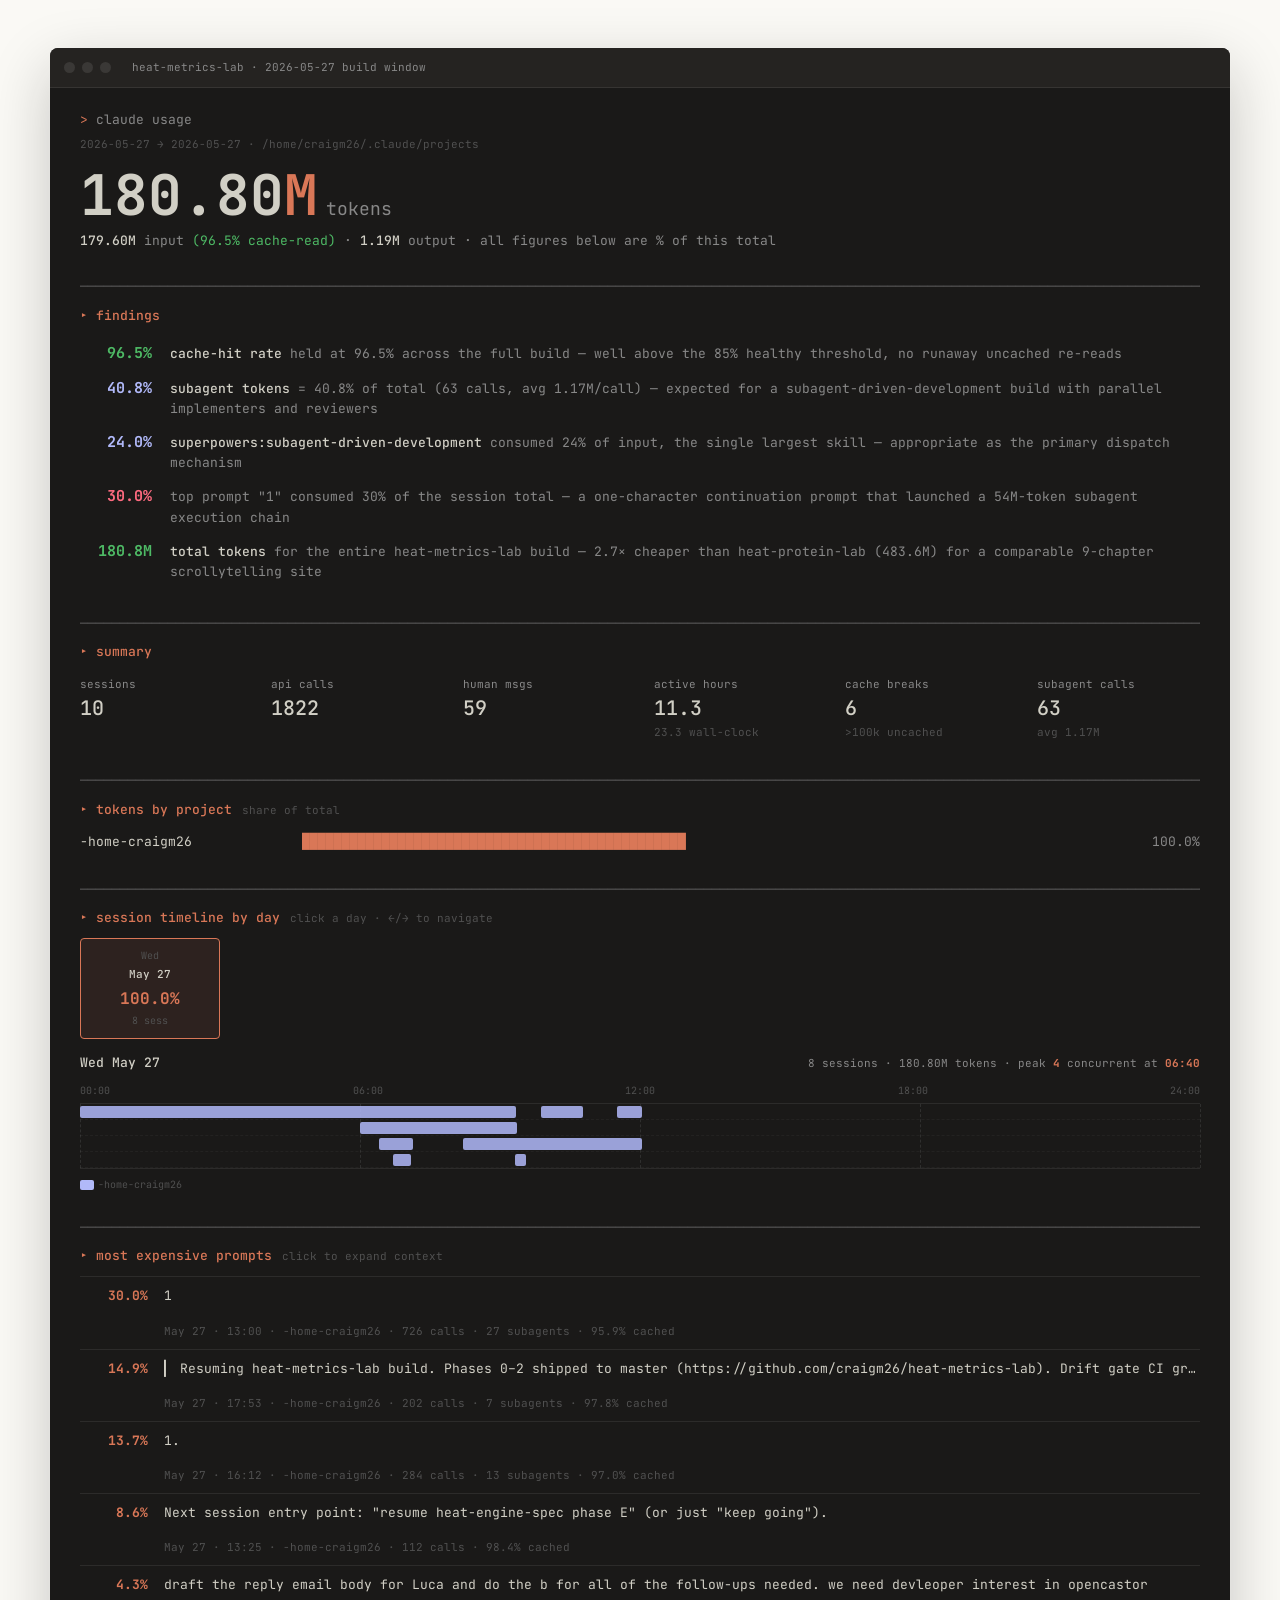
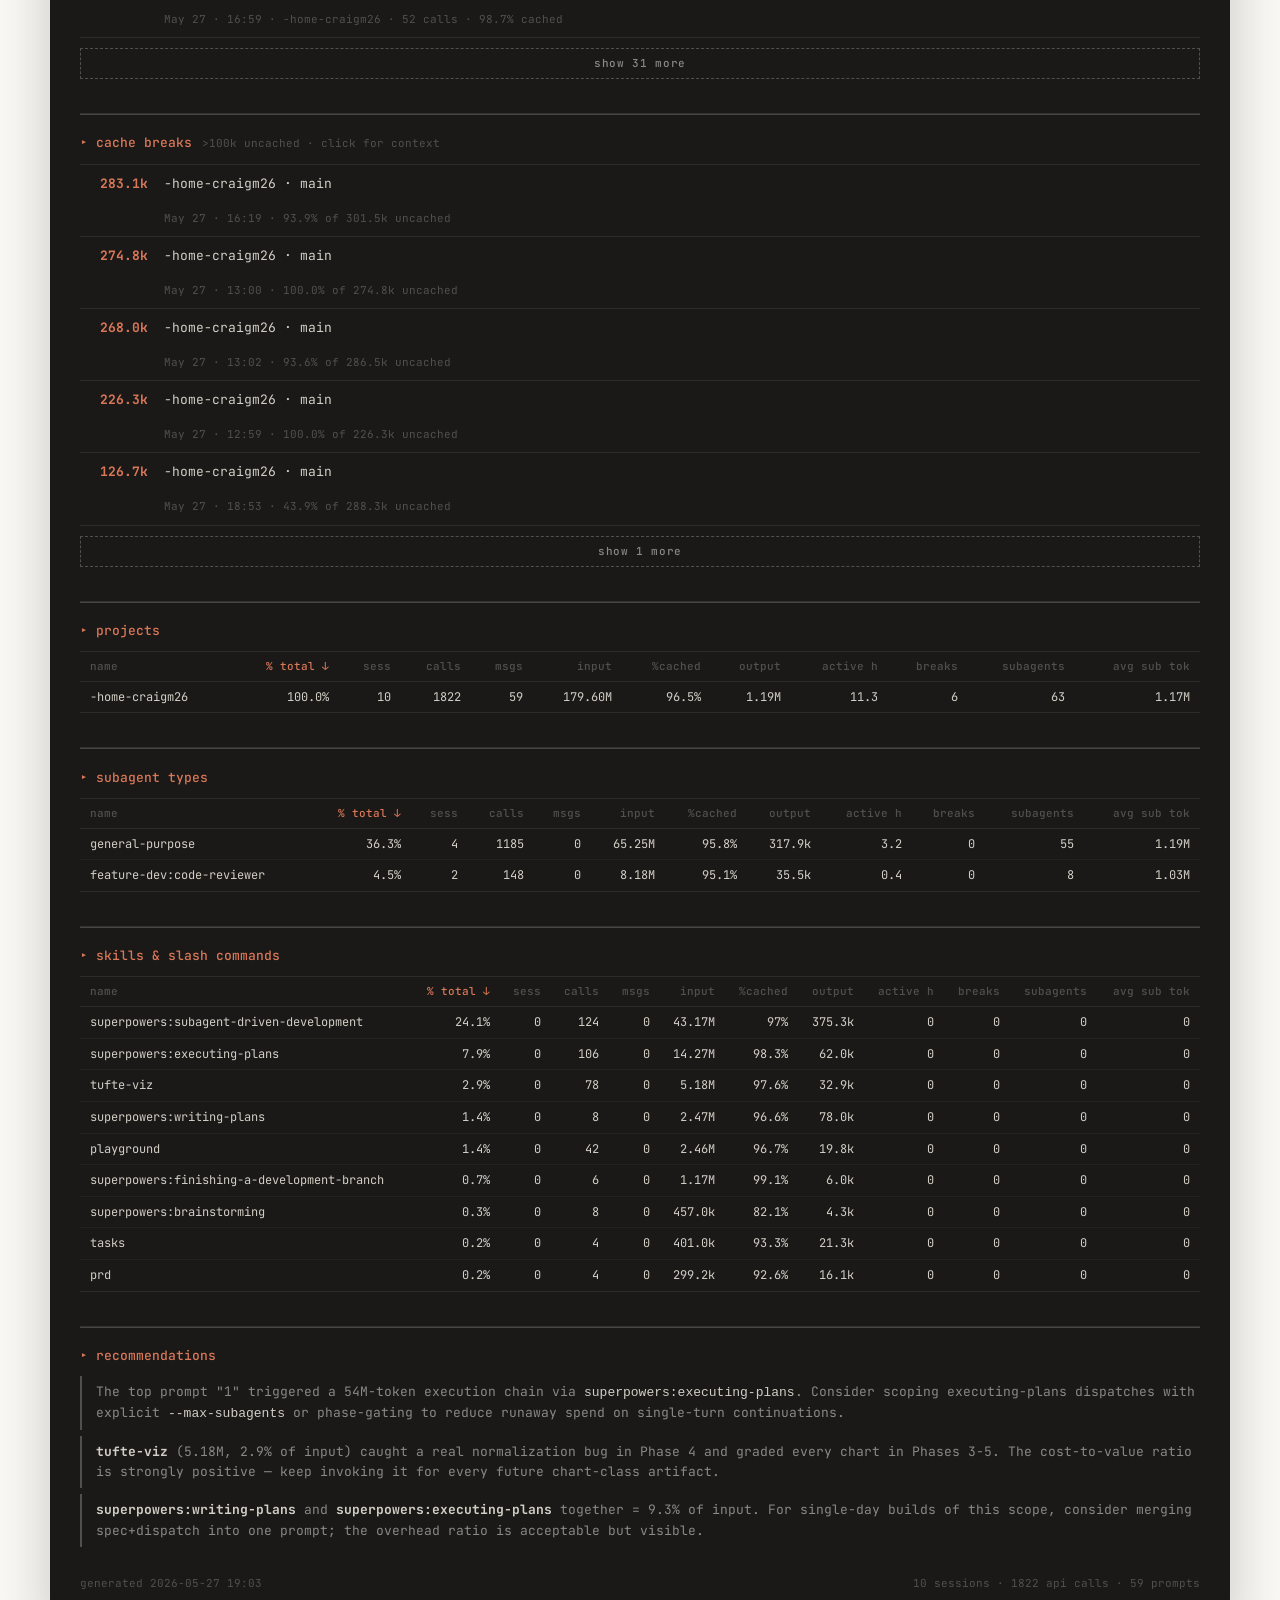
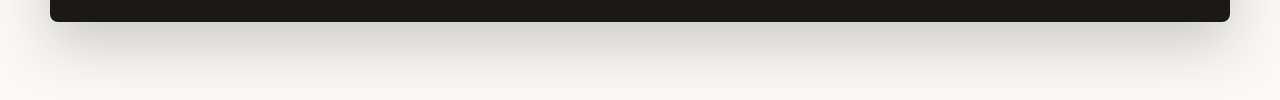
<file: notes/session-reports/heat-metrics-lab-build-window.html>
<!doctype html>
<html lang="en">
<head>
<meta charset="utf-8">
<meta name="viewport" content="width=device-width, initial-scale=1">
<title>heat-metrics-lab build window · session-report</title>
<link rel="preconnect" href="https://fonts.googleapis.com">
<link rel="preconnect" href="https://fonts.gstatic.com" crossorigin>
<link href="https://fonts.googleapis.com/css2?family=JetBrains+Mono:wght@400;500;700&display=swap" rel="stylesheet">
<style>
  :root {
    /* anthropic / claude-code palette */
    --ivory: #FAF9F5;
    --term-bg: #1a1918;
    --term-fg: #d1cfc5;
    --titlebar: #252321;
    --outline: rgba(255,255,255,0.08);
    --hover: rgba(255,255,255,0.035);
    --clay: #D97757;
    --dim: rgb(136,136,136);
    --subtle: rgb(80,80,80);
    --green: rgb(78,186,101);
    --red: rgb(255,107,128);
    --blue: rgb(177,185,249);
    --yellow: rgb(255,193,7);
    --mono: 'JetBrains Mono', 'SF Mono', ui-monospace, Menlo, Monaco, monospace;
  }

  * { box-sizing: border-box; }
  html { background: var(--ivory); }
  body {
    margin: 0; padding: 48px 24px 80px;
    font: 13px/1.55 var(--mono);
    font-variant-numeric: tabular-nums;
    color: var(--term-fg);
  }

  /* ——— terminal window chrome ——— */
  .term {
    max-width: 1180px; margin: 0 auto;
    background: var(--term-bg);
    border-radius: 8px;
    outline: 1px solid var(--outline);
    box-shadow: 0 20px 60px rgba(20,20,19,0.22);
  }
  .titlebar {
    background: var(--titlebar);
    border-radius: 8px 8px 0 0;
    border-bottom: 1px solid var(--outline);
    padding: 11px 14px;
    display: flex; align-items: center; gap: 7px;
  }
  .titlebar .dot { width: 11px; height: 11px; border-radius: 50%; background: #3a3836; }
  .titlebar .path { margin-left: 14px; color: var(--dim); font-size: 11px; }
  .term-body { padding: 22px 30px 30px; }

  /* ——— command + hero ——— */
  .cmd { color: var(--dim); margin-bottom: 6px; }
  .cmd .prompt { color: var(--clay); }
  .cmd .flag { color: var(--blue); }
  #meta-line { color: var(--subtle); font-size: 11px; }

  #hero { margin: 14px 0 6px; }
  #hero-total { font-size: 56px; font-weight: 700; line-height: 1; }
  #hero-total .unit { color: var(--clay); }
  #hero-total .label { font-size: 18px; font-weight: 400; color: var(--dim); margin-left: 8px; }
  #hero-split { color: var(--dim); margin-top: 8px; }
  #hero-split b { color: var(--term-fg); font-weight: 500; }
  #hero-split .ok { color: var(--green); }
  #hero-split .warn { color: var(--yellow); }

  /* ——— sections ——— */
  section { margin-top: 26px; }
  .hr { color: var(--subtle); overflow: hidden; white-space: nowrap;
        user-select: none; margin-bottom: 8px; }
  .hr::after { content: '────────────────────────────────────────────────────────────────────────────────────────────────────────────────────────────────────────────────────────────────────────────────────────────────────────'; }
  h2 { all: unset; display: block; color: var(--clay); font-weight: 500; }
  h2::before { content: '▸ '; }
  h2 .hint { color: var(--subtle); font-size: 11px; font-weight: 400; margin-left: 10px; }
  .section-body { margin-top: 10px; }

  /* ——— overall stat grid ——— */
  #overall-grid { display: grid; gap: 4px 28px;
                  grid-template-columns: repeat(auto-fit, minmax(150px, 1fr)); }
  .stat { padding: 4px 0; }
  .stat .label { font-size: 11px; color: var(--dim); }
  .stat .val { font-size: 20px; font-weight: 500; }
  .stat .detail { font-size: 11px; color: var(--subtle); }

  /* ——— takeaways ——— */
  .take { display: grid; grid-template-columns: 9ch 1fr; gap: 18px;
          padding: 6px 0; align-items: baseline; }
  .take .fig { text-align: right; font-weight: 700; font-size: 15px; }
  .take .txt { color: var(--dim); }
  .take .txt b { color: var(--term-fg); font-weight: 500; }
  .take.bad  .fig { color: var(--red); }
  .take.good .fig { color: var(--green); }
  .take.info .fig { color: var(--blue); }

  /* ——— callouts (recommendations) ——— */
  .callout { padding: 6px 0 6px 14px; border-left: 2px solid var(--subtle);
             color: var(--dim); margin: 6px 0; }
  .callout b, .callout code { color: var(--term-fg); }

  /* ——— day pills + session gantt ——— */
  .days { display: flex; gap: 8px; flex-wrap: wrap; margin-bottom: 14px; }
  .dpill { flex: 1; min-width: 84px; max-width: 140px; background: none;
           border: 1px solid var(--subtle); border-radius: 4px;
           padding: 9px 6px; font: inherit; color: var(--dim);
           cursor: pointer; text-align: center; }
  .dpill:hover { border-color: var(--dim); background: var(--hover); }
  .dpill .dow { font-size: 10px; color: var(--subtle); display: block; }
  .dpill .date { font-size: 11px; color: var(--term-fg); font-weight: 500;
                 display: block; margin: 2px 0 4px; }
  .dpill .pct { font-size: 16px; font-weight: 700; color: var(--term-fg); display: block; }
  .dpill .ns { font-size: 10px; color: var(--subtle); display: block; margin-top: 2px; }
  .dpill.heaviest .pct { color: var(--clay); }
  .dpill.sel { border-color: var(--clay); background: rgba(217,119,87,0.10); }
  .gantt-hd { display: flex; justify-content: space-between; align-items: baseline;
              margin-bottom: 6px; }
  .gantt-hd .day { color: var(--term-fg); font-weight: 500; }
  .gantt-hd .stats { font-size: 11px; color: var(--dim); }
  .gantt-hd .stats b { color: var(--clay); }
  .gantt { position: relative; border-top: 1px solid var(--outline);
           border-bottom: 1px solid var(--outline); min-height: 32px; }
  .lane { position: relative; height: 16px;
          border-bottom: 1px dashed rgba(255,255,255,0.04); }
  .seg { position: absolute; top: 2px; height: 12px; border-radius: 2px;
         opacity: .85; cursor: crosshair; }
  .seg:hover { opacity: 1; outline: 1px solid var(--term-fg); z-index: 2; }
  .gantt-rule { position: absolute; top: 0; bottom: 0; width: 0;
                border-left: 1px dashed var(--subtle); opacity: .4;
                pointer-events: none; }
  .gantt-axis { display: flex; justify-content: space-between;
                font-size: 10px; color: var(--subtle); padding: 4px 0; }
  .gantt-leg { font-size: 10px; color: var(--subtle); margin-top: 8px;
               display: flex; gap: 14px; flex-wrap: wrap; }
  .gantt-leg .sw { display: inline-block; width: 14px; height: 10px;
                   border-radius: 2px; vertical-align: middle; margin-right: 4px; }

  /* ——— block-char bars ——— */
  .bar { display: grid; grid-template-columns: 26ch 1fr 8ch; gap: 14px;
         padding: 2px 0; align-items: center; }
  .bar .name { overflow: hidden; text-overflow: ellipsis; white-space: nowrap; }
  .bar .blocks { color: var(--clay); white-space: pre; overflow: hidden; }
  .bar .blocks .empty { color: var(--subtle); }
  .bar .pct { text-align: right; color: var(--dim); }
  .bar:hover .name { color: var(--clay); }

  /* ——— drill-down lists (top prompts, cache breaks) ——— */
  .drill details { border-top: 1px solid var(--outline); }
  .drill details:last-of-type { border-bottom: 1px solid var(--outline); }
  .drill summary { list-style: none; cursor: pointer;
    display: grid; grid-template-columns: 8ch 1fr; gap: 16px;
    padding: 9px 4px; align-items: baseline; }
  .drill summary::-webkit-details-marker { display: none; }
  .drill summary:hover { background: var(--hover); }
  .drill .amt { font-weight: 700; text-align: right; color: var(--clay); }
  .drill .desc { overflow: hidden; text-overflow: ellipsis; white-space: nowrap; }
  .drill .meta { grid-column: 2; font-size: 11px; color: var(--subtle); }
  .drill details[open] summary .desc { white-space: normal; }
  .drill .body { padding: 4px 4px 14px calc(8ch + 20px); font-size: 12px; color: var(--dim); }

  /* ——— transcript context (±2 user msgs) — light inset for legibility ——— */
  .ctx { margin: 8px 0 12px; padding: 10px 14px;
         background: #F0EEE6; color: #1a1918;
         border-radius: 6px; font-size: 12px; }
  .ctx-msg { padding: 4px 0; white-space: pre-wrap; }
  .ctx-msg .who { color: #87867F; font-size: 11px; }
  .ctx-msg .ts { color: #87867F; font-size: 10px; margin-left: 8px; }
  .ctx-msg.here { margin: 2px -14px; padding: 6px 11px 6px 14px;
                  border-left: 3px solid var(--clay);
                  background: rgba(217,119,87,0.10); }
  .ctx-msg.here .who { color: var(--clay); font-weight: 500; }
  .ctx-gap { color: #87867F; font-size: 11px; padding: 3px 0 3px 7ch; }
  .ctx-gap::before { content: '⟨ '; }
  .ctx-gap::after  { content: ' ⟩'; }
  .ctx-break { margin: 2px -14px; padding: 8px 11px 8px 14px;
               border-left: 3px solid #BD5E6D;
               background: rgba(189,94,109,0.12); color: #A63244; }
  .ctx-break b { color: #1a1918; margin-right: 6px; }

  .more-btn { display: block; width: 100%; margin-top: 10px; padding: 9px;
              background: none; border: 1px dashed var(--subtle); cursor: pointer;
              font: 500 11px/1 var(--mono); letter-spacing: 0.06em;
              color: var(--dim); }
  .more-btn:hover { border-color: var(--dim); color: var(--term-fg); }

  /* ——— tables ——— */
  .scroll { max-height: 440px; overflow: auto;
            border-top: 1px solid var(--outline); border-bottom: 1px solid var(--outline); }
  table { width: 100%; border-collapse: collapse; font-size: 12px; }
  th, td { text-align: left; padding: 6px 10px; }
  td { border-top: 1px solid rgba(255,255,255,0.04); }
  th { position: sticky; top: 0; background: var(--term-bg); z-index: 1;
       font-weight: 500; font-size: 11px; color: var(--subtle);
       cursor: pointer; user-select: none;
       border-bottom: 1px solid var(--outline); }
  th:hover { color: var(--dim); }
  th.sorted { color: var(--clay); }
  th.sorted::after { content: ' ↓'; }
  th.sorted.asc::after { content: ' ↑'; }
  td.num, th.num { text-align: right; }
  tbody tr:hover td { background: var(--hover); }

  footer { margin-top: 28px; color: var(--subtle); font-size: 11px;
           display: flex; justify-content: space-between; gap: 16px; flex-wrap: wrap; }

  code { color: var(--blue); }
  a { color: var(--clay); }
  ::selection { background: var(--clay); color: var(--term-bg); }

  @media (max-width: 760px) {
    body { padding: 20px 12px 48px; }
    .term-body { padding: 16px 16px 24px; }
    #hero-total { font-size: 40px; }
    .bar { grid-template-columns: 14ch 1fr 7ch; gap: 8px; }
    .drill summary { grid-template-columns: 6ch 1fr; }
    .drill .body { padding-left: 12px; }
    .take { grid-template-columns: 7ch 1fr; gap: 12px; }
  }
</style>
</head>
<body>

<div class="term">
  <div class="titlebar">
    <span class="dot"></span><span class="dot"></span><span class="dot"></span>
    <span class="path" id="title-path">heat-metrics-lab · 2026-05-27 build window</span>
  </div>
  <div class="term-body">

    <div class="cmd"><span class="prompt">&gt;</span> claude usage <span id="cmd-flags"></span></div>
    <div id="meta-line">loading…</div>

    <div id="hero">
      <div id="hero-total">—</div>
      <div id="hero-split"></div>
    </div>

    <!-- ====================================================================
         FINDINGS — agent fills this. 3–5 one-line takeaways. Use .bad for
         waste/anomalies, .good for healthy signals, .info for neutral.
         ==================================================================== -->
    <section>
      <div class="hr"></div>
      <h2>findings</h2>
      <div class="section-body" id="takeaways">
        <!-- AGENT: anomalies -->
        <div class="take good"><div class="fig">96.5%</div><div class="txt"><b>cache-hit rate</b> held at 96.5% across the full build — well above the 85% healthy threshold, no runaway uncached re-reads</div></div>
        <div class="take info"><div class="fig">40.8%</div><div class="txt"><b>subagent tokens</b> = 40.8% of total (63 calls, avg 1.17M/call) — expected for a subagent-driven-development build with parallel implementers and reviewers</div></div>
        <div class="take info"><div class="fig">24.0%</div><div class="txt"><b>superpowers:subagent-driven-development</b> consumed 24% of input, the single largest skill — appropriate as the primary dispatch mechanism</div></div>
        <div class="take bad"><div class="fig">30.0%</div><div class="txt">top prompt "1" consumed 30% of the session total — a one-character continuation prompt that launched a 54M-token subagent execution chain</div></div>
        <div class="take good"><div class="fig">180.8M</div><div class="txt"><b>total tokens</b> for the entire heat-metrics-lab build — 2.7× cheaper than heat-protein-lab (483.6M) for a comparable 9-chapter scrollytelling site</div></div>
        <!-- /AGENT -->
      </div>
    </section>

    <!-- ====================================================================
         Everything below renders automatically from #report-data.
         ==================================================================== -->
    <section>
      <div class="hr"></div>
      <h2>summary</h2>
      <div class="section-body" id="overall-grid"></div>
    </section>

    <section>
      <div class="hr"></div>
      <h2>tokens by project<span class="hint">share of total</span></h2>
      <div class="section-body" id="project-bars"></div>
    </section>

    <section id="timeline-section">
      <div class="hr"></div>
      <h2>session timeline by day<span class="hint">click a day · ←/→ to navigate</span></h2>
      <div class="section-body">
        <div class="days" id="day-pills"></div>
        <div class="gantt-hd">
          <span class="day" id="g-day">—</span>
          <span class="stats" id="g-stats"></span>
        </div>
        <div class="gantt-axis"><span>00:00</span><span>06:00</span><span>12:00</span><span>18:00</span><span>24:00</span></div>
        <div class="gantt" id="gantt"></div>
        <div class="gantt-leg" id="gantt-leg"></div>
      </div>
    </section>

    <section>
      <div class="hr"></div>
      <h2>most expensive prompts<span class="hint">click to expand context</span></h2>
      <div class="section-body drill" id="top-prompts"></div>
    </section>

    <section>
      <div class="hr"></div>
      <h2>cache breaks<span class="hint">&gt;100k uncached · click for context</span></h2>
      <div class="section-body drill" id="cache-breaks"></div>
    </section>

    <section>
      <div class="hr"></div>
      <h2>projects</h2>
      <div class="section-body scroll"><table id="tbl-projects"></table></div>
    </section>

    <section>
      <div class="hr"></div>
      <h2>subagent types</h2>
      <div class="section-body scroll"><table id="tbl-subagents"></table></div>
    </section>

    <section>
      <div class="hr"></div>
      <h2>skills &amp; slash commands</h2>
      <div class="section-body scroll"><table id="tbl-skills"></table></div>
    </section>

    <section>
      <div class="hr"></div>
      <h2>recommendations</h2>
      <div class="section-body">
        <!-- AGENT: optimizations -->
        <div class="callout">The top prompt "1" triggered a 54M-token execution chain via <code>superpowers:executing-plans</code>. Consider scoping executing-plans dispatches with explicit <code>--max-subagents</code> or phase-gating to reduce runaway spend on single-turn continuations.</div>
        <div class="callout"><b>tufte-viz</b> (5.18M, 2.9% of input) caught a real normalization bug in Phase 4 and graded every chart in Phases 3-5. The cost-to-value ratio is strongly positive — keep invoking it for every future chart-class artifact.</div>
        <div class="callout"><b>superpowers:writing-plans</b> and <b>superpowers:executing-plans</b> together = 9.3% of input. For single-day builds of this scope, consider merging spec+dispatch into one prompt; the overhead ratio is acceptable but visible.</div>
        <!-- /AGENT -->
      </div>
    </section>

    <footer>
      <span id="foot-gen"></span>
      <span id="foot-stats"></span>
    </footer>

  </div>
</div>

<!-- ========================================================================
     DATA — agent replaces the {} below with the full --json output.
     ======================================================================== -->
<script id="report-data" type="application/json">{"root":"/home/craigm26/.claude/projects","generated_at":"2026-05-27T19:03:23.744Z","overall":{"sessions":10,"api_calls":1822,"input_tokens":{"uncached":16846,"cache_create":6306731,"cache_read":173278080,"total":179601657,"pct_cached":96.5},"output_tokens":1194829,"human_messages":59,"hours":{"wall_clock":23.3,"active":11.3},"cache_breaks_over_100k":6,"subagent":{"calls":63,"total_tokens":73783937,"avg_tokens_per_call":1171174},"skill_invocations":{"prd":1,"tasks":1,"superpowers:subagent-driven-development":4,"superpowers:executing-plans":1,"superpowers:finishing-a-development-branch":1,"compact":3,"plugin":6,"exit":3,"superpowers:writing-plans":2,"superpowers:brainstorming":1,"tufte-viz":5,"playground":2},"span":{"from":"2026-05-27T07:00:07.885Z","to":"2026-05-27T19:03:11.486Z"}},"cache_breaks":[{"ts":"2026-05-27T16:19:19.526Z","session":"a8b8265d-6488-40d1-a9f6-ba1e6b85fcb9","project":"-home-craigm26","uncached":283114,"total":301512,"kind":"main","context":[{"text":"Hmm. Maybe we need to make a private GitHub repository as a backup","ts":"2026-05-27T14:10:54.361Z","calls":8,"here":false},{"text":"prepare for new session","ts":"2026-05-27T16:19:04.898Z","calls":6,"here":true}]},{"ts":"2026-05-27T13:00:43.532Z","session":"b1dc8eba-363b-4564-b387-343b21699dd1","project":"-home-craigm26","uncached":274798,"total":274798,"kind":"main","context":[{"text":"1","ts":"2026-05-27T13:00:26.031Z","calls":726,"here":true},{"text":"before we start this work. let's prepare for compaction","ts":"2026-05-27T15:56:08.772Z","calls":3,"here":false},{"text":"/compact","ts":"2026-05-27T16:02:27.419Z","calls":0,"here":false}]},{"ts":"2026-05-27T13:02:26.190Z","session":"b1dc8eba-363b-4564-b387-343b21699dd1","project":"-home-craigm26","uncached":268041,"total":286491,"kind":"main","context":[{"text":"1","ts":"2026-05-27T13:00:26.031Z","calls":726,"here":true},{"text":"before we start this work. let's prepare for compaction","ts":"2026-05-27T15:56:08.772Z","calls":3,"here":false},{"text":"/compact","ts":"2026-05-27T16:02:27.419Z","calls":0,"here":false}]},{"ts":"2026-05-27T12:59:27.071Z","session":"a8b8265d-6488-40d1-a9f6-ba1e6b85fcb9","project":"-home-craigm26","uncached":226347,"total":226347,"kind":"main","context":null},{"ts":"2026-05-27T18:53:30.432Z","session":"02daec0a-737d-4c53-822a-4c52c9635eec","project":"-home-craigm26","uncached":126657,"total":288292,"kind":"main","context":[{"text":"we have a new epicure-Suite github organization. the plan that we have developed is: Epicure Suite \u2014 Repo Plan A family of open-source culinary AI tools for food access and waste reduction, built to run on a Raspberry Pi 5 (8GB) home ser\u2026","ts":"2026-05-27T18:33:54.346Z","calls":5,"here":false},{"text":"Proceed","ts":"2026-05-27T18:39:41.986Z","calls":47,"here":true}]},{"ts":"2026-05-27T18:48:40.408Z","session":"02daec0a-737d-4c53-822a-4c52c9635eec","project":"-home-craigm26","uncached":117185,"total":135583,"kind":"main","context":[{"text":"we have a new epicure-Suite github organization. the plan that we have developed is: Epicure Suite \u2014 Repo Plan A family of open-source culinary AI tools for food access and waste reduction, built to run on a Raspberry Pi 5 (8GB) home ser\u2026","ts":"2026-05-27T18:33:54.346Z","calls":5,"here":false},{"text":"Proceed","ts":"2026-05-27T18:39:41.986Z","calls":47,"here":true}]}],"by_project":{"-home-craigm26":{"sessions":10,"api_calls":1822,"input_tokens":{"uncached":16846,"cache_create":6306731,"cache_read":173278080,"total":179601657,"pct_cached":96.5},"output_tokens":1194829,"human_messages":59,"hours":{"wall_clock":23.3,"active":11.3},"cache_breaks_over_100k":6,"subagent":{"calls":63,"total_tokens":73783937,"avg_tokens_per_call":1171174},"skill_invocations":{"prd":1,"tasks":1,"superpowers:subagent-driven-development":4,"superpowers:executing-plans":1,"superpowers:finishing-a-development-branch":1,"compact":3,"plugin":6,"exit":3,"superpowers:writing-plans":2,"superpowers:brainstorming":1,"tufte-viz":5,"playground":2},"span":{"from":"2026-05-27T07:00:07.885Z","to":"2026-05-27T19:03:11.486Z"}}},"by_subagent_type":{"general-purpose":{"sessions":4,"api_calls":1185,"input_tokens":{"uncached":7308,"cache_create":2764632,"cache_read":62474847,"total":65246787,"pct_cached":95.8},"output_tokens":317872,"human_messages":0,"hours":{"wall_clock":3.6,"active":3.2},"cache_breaks_over_100k":0,"subagent":{"calls":55,"total_tokens":65564659,"avg_tokens_per_call":1192085},"skill_invocations":{"tufte-viz":5,"playground":2},"span":{"from":"2026-05-27T07:00:07.885Z","to":"2026-05-27T19:03:11.486Z"}},"feature-dev:code-reviewer":{"sessions":2,"api_calls":148,"input_tokens":{"uncached":5785,"cache_create":399106,"cache_read":7778872,"total":8183763,"pct_cached":95.1},"output_tokens":35515,"human_messages":0,"hours":{"wall_clock":0.4,"active":0.4},"cache_breaks_over_100k":0,"subagent":{"calls":8,"total_tokens":8219278,"avg_tokens_per_call":1027410},"skill_invocations":{},"span":{"from":"2026-05-27T13:17:15.884Z","to":"2026-05-27T19:02:56.647Z"}}},"by_skill":{"prd":{"sessions":0,"api_calls":4,"input_tokens":{"uncached":9,"cache_create":22189,"cache_read":277006,"total":299204,"pct_cached":92.6},"output_tokens":16133,"human_messages":0,"hours":{"wall_clock":0,"active":0},"cache_breaks_over_100k":0,"subagent":{"calls":0,"total_tokens":0,"avg_tokens_per_call":0},"skill_invocations":{},"span":null},"tasks":{"sessions":0,"api_calls":4,"input_tokens":{"uncached":14,"cache_create":27035,"cache_read":373989,"total":401038,"pct_cached":93.3},"output_tokens":21314,"human_messages":0,"hours":{"wall_clock":0,"active":0},"cache_breaks_over_100k":0,"subagent":{"calls":0,"total_tokens":0,"avg_tokens_per_call":0},"skill_invocations":{},"span":null},"superpowers:subagent-driven-development":{"sessions":0,"api_calls":124,"input_tokens":{"uncached":273,"cache_create":1289506,"cache_read":41879738,"total":43169517,"pct_cached":97},"output_tokens":375312,"human_messages":0,"hours":{"wall_clock":0,"active":0},"cache_breaks_over_100k":0,"subagent":{"calls":0,"total_tokens":0,"avg_tokens_per_call":0},"skill_invocations":{},"span":null},"superpowers:executing-plans":{"sessions":0,"api_calls":106,"input_tokens":{"uncached":161,"cache_create":236296,"cache_read":14037174,"total":14273631,"pct_cached":98.3},"output_tokens":62007,"human_messages":0,"hours":{"wall_clock":0,"active":0},"cache_breaks_over_100k":0,"subagent":{"calls":0,"total_tokens":0,"avg_tokens_per_call":0},"skill_invocations":{},"span":null},"superpowers:finishing-a-development-branch":{"sessions":0,"api_calls":6,"input_tokens":{"uncached":10,"cache_create":10459,"cache_read":1163628,"total":1174097,"pct_cached":99.1},"output_tokens":5995,"human_messages":0,"hours":{"wall_clock":0,"active":0},"cache_breaks_over_100k":0,"subagent":{"calls":0,"total_tokens":0,"avg_tokens_per_call":0},"skill_invocations":{},"span":null},"superpowers:writing-plans":{"sessions":0,"api_calls":8,"input_tokens":{"uncached":22,"cache_create":83718,"cache_read":2390484,"total":2474224,"pct_cached":96.6},"output_tokens":77990,"human_messages":0,"hours":{"wall_clock":0,"active":0},"cache_breaks_over_100k":0,"subagent":{"calls":0,"total_tokens":0,"avg_tokens_per_call":0},"skill_invocations":{},"span":null},"superpowers:brainstorming":{"sessions":0,"api_calls":8,"input_tokens":{"uncached":27,"cache_create":81701,"cache_read":375266,"total":456994,"pct_cached":82.1},"output_tokens":4289,"human_messages":0,"hours":{"wall_clock":0,"active":0},"cache_breaks_over_100k":0,"subagent":{"calls":0,"total_tokens":0,"avg_tokens_per_call":0},"skill_invocations":{},"span":null},"tufte-viz":{"sessions":0,"api_calls":78,"input_tokens":{"uncached":92,"cache_create":122817,"cache_read":5061247,"total":5184156,"pct_cached":97.6},"output_tokens":32866,"human_messages":0,"hours":{"wall_clock":0,"active":0},"cache_breaks_over_100k":0,"subagent":{"calls":0,"total_tokens":0,"avg_tokens_per_call":0},"skill_invocations":{},"span":null},"playground":{"sessions":0,"api_calls":42,"input_tokens":{"uncached":48,"cache_create":81783,"cache_read":2380547,"total":2462378,"pct_cached":96.7},"output_tokens":19785,"human_messages":0,"hours":{"wall_clock":0,"active":0},"cache_breaks_over_100k":0,"subagent":{"calls":0,"total_tokens":0,"avg_tokens_per_call":0},"skill_invocations":{},"span":null}},"top_prompts":[{"ts":"2026-05-27T13:00:26.031Z","project":"-home-craigm26","session":"b1dc8eba-363b-4564-b387-343b21699dd1","text":"1","api_calls":726,"subagent_calls":27,"total_tokens":54157604,"input":{"uncached":8012,"cache_create":2190209,"cache_read":51632219},"output":327164,"context":[{"text":"1","ts":"2026-05-27T13:00:26.031Z","calls":726,"here":true},{"text":"before we start this work. let's prepare for compaction","ts":"2026-05-27T15:56:08.772Z","calls":3,"here":false},{"text":"/compact","ts":"2026-05-27T16:02:27.419Z","calls":0,"here":false}]},{"ts":"2026-05-27T17:53:39.420Z","project":"-home-craigm26","session":"e632896f-b4b8-43dc-a5d3-6bbf937e0464","text":"\u258e Resuming heat-metrics-lab build. Phases 0\u20132 shipped to master (https://github.com/craigm26/heat-metrics-lab). Drift gate CI green. Foundation locked: src/metrics.js + 12-case reference table at 0.000\u00b0F JS-vs-Python drift; 9 chapter \u258e s\u2026","api_calls":202,"subagent_calls":7,"total_tokens":27013732,"input":{"uncached":3555,"cache_create":588545,"cache_read":26251786},"output":169846,"context":[{"text":"/exit","ts":"2026-05-27T17:51:02.112Z","calls":0,"here":false},{"text":"Goodbye!","ts":"2026-05-27T17:51:02.112Z","calls":1,"here":false},{"text":"\u258e Resuming heat-metrics-lab build. Phases 0\u20132 shipped to master (https://github.com/craigm26/heat-metrics-lab). Drift gate CI green. Foundation locked: src/metrics.js + 12-case reference table at 0.000\u00b0F JS-vs-Python drift; 9 chapter \u258e s\u2026","ts":"2026-05-27T17:53:39.420Z","calls":202,"here":true},{"text":"prepare for compaction","ts":"2026-05-27T18:51:47.138Z","calls":4,"here":false},{"text":"/compact","ts":"2026-05-27T18:53:32.353Z","calls":0,"here":false}]},{"ts":"2026-05-27T16:12:30.542Z","project":"-home-craigm26","session":"e632896f-b4b8-43dc-a5d3-6bbf937e0464","text":"1.","api_calls":284,"subagent_calls":13,"total_tokens":24722444,"input":{"uncached":474,"cache_create":741420,"cache_read":23788701},"output":191849,"context":[{"text":"proceed","ts":"2026-05-27T15:57:48.239Z","calls":6,"here":false},{"text":"proceed with the implementation plan","ts":"2026-05-27T16:01:47.849Z","calls":4,"here":false},{"text":"1.","ts":"2026-05-27T16:12:30.542Z","calls":284,"here":true},{"text":"let's do all of the operator actions now.","ts":"2026-05-27T17:06:19.052Z","calls":5,"here":false},{"text":"first, let's analzye this gist - I'm very curious how we could use the principles from a book about designing charts to help us. we may end up designing a new claude code skill/plugin. https://gist.github.com/aparente/e48c353755958621b3c\u2026","ts":"2026-05-27T17:14:34.981Z","calls":13,"here":false}]},{"ts":"2026-05-27T13:25:10.404Z","project":"-home-craigm26","session":"41a2b4e0-b0a3-4ee1-a94e-10226f41fd44","text":"Next session entry point: \"resume heat-engine-spec phase E\" (or just \"keep going\").","api_calls":112,"subagent_calls":0,"total_tokens":15515730,"input":{"uncached":171,"cache_create":246755,"cache_read":15200802},"output":68002,"context":[{"text":"Next session entry point: \"resume heat-engine-spec phase E\" (or just \"keep going\").","ts":"2026-05-27T13:25:10.404Z","calls":112,"here":true},{"text":"we need to do all three pending items as filed github issues for tracking","ts":"2026-05-27T14:05:02.796Z","calls":9,"here":false}]},{"ts":"2026-05-27T16:59:23.837Z","project":"-home-craigm26","session":"f92c43d3-77c9-4f31-9baf-916a70deb798","text":"draft the reply email body for Luca and do the b for all of the follow-ups needed. we need devleoper interest in opencastor","api_calls":52,"subagent_calls":0,"total_tokens":7860293,"input":{"uncached":62,"cache_create":98255,"cache_read":7707339},"output":54637,"context":[{"text":"(non-text)","ts":"2026-05-27T16:54:33.344Z","calls":10,"here":false},{"text":"draft the reply email body for Luca and do the b for all of the follow-ups needed. we need devleoper interest in opencastor","ts":"2026-05-27T16:59:23.837Z","calls":52,"here":true},{"text":"commit and open the PRs","ts":"2026-05-27T17:35:30.554Z","calls":9,"here":false},{"text":"the sort of visibility into robot/agents is also why I wanted to build mcp replay and plat atlas","ts":"2026-05-27T17:39:33.997Z","calls":1,"here":false}]},{"ts":"2026-05-27T17:14:34.981Z","project":"-home-craigm26","session":"e632896f-b4b8-43dc-a5d3-6bbf937e0464","text":"first, let's analzye this gist - I'm very curious how we could use the principles from a book about designing charts to help us. we may end up designing a new claude code skill/plugin. https://gist.github.com/aparente/e48c353755958621b3c\u2026","api_calls":13,"subagent_calls":0,"total_tokens":4710105,"input":{"uncached":18,"cache_create":27730,"cache_read":4667613},"output":14744,"context":[{"text":"1.","ts":"2026-05-27T16:12:30.542Z","calls":284,"here":false},{"text":"let's do all of the operator actions now.","ts":"2026-05-27T17:06:19.052Z","calls":5,"here":false},{"text":"first, let's analzye this gist - I'm very curious how we could use the principles from a book about designing charts to help us. we may end up designing a new claude code skill/plugin. https://gist.github.com/aparente/e48c353755958621b3c\u2026","ts":"2026-05-27T17:14:34.981Z","calls":13,"here":true},{"text":"run the install script","ts":"2026-05-27T17:19:39.772Z","calls":2,"here":false},{"text":"/plugin marketplace add doodledood/claude-code-plugins /plugin install scrollytelling@doodledood /plugin install playground@claude-plugins-official /plugin install session-report@claude-plugins-official","ts":"2026-05-27T17:47:45.756Z","calls":1,"here":false}]},{"ts":"2026-05-27T18:39:41.986Z","project":"-home-craigm26","session":"02daec0a-737d-4c53-822a-4c52c9635eec","text":"Proceed","api_calls":47,"subagent_calls":2,"total_tokens":3947823,"input":{"uncached":965,"cache_create":413363,"cache_read":3475449},"output":58046,"context":[{"text":"we have a new epicure-Suite github organization. the plan that we have developed is: Epicure Suite \u2014 Repo Plan A family of open-source culinary AI tools for food access and waste reduction, built to run on a Raspberry Pi 5 (8GB) home ser\u2026","ts":"2026-05-27T18:33:54.346Z","calls":5,"here":false},{"text":"Proceed","ts":"2026-05-27T18:39:41.986Z","calls":47,"here":true}]},{"ts":"2026-05-27T14:10:54.361Z","project":"-home-craigm26","session":"a8b8265d-6488-40d1-a9f6-ba1e6b85fcb9","text":"Hmm. Maybe we need to make a private GitHub repository as a backup","api_calls":8,"subagent_calls":0,"total_tokens":2375558,"input":{"uncached":13,"cache_create":12225,"cache_read":2358484},"output":4836,"context":[{"text":"Hmm. Maybe we need to make a private GitHub repository as a backup","ts":"2026-05-27T14:10:54.361Z","calls":8,"here":true},{"text":"prepare for new session","ts":"2026-05-27T16:19:04.898Z","calls":6,"here":false}]},{"ts":"2026-05-27T18:51:47.138Z","project":"-home-craigm26","session":"e632896f-b4b8-43dc-a5d3-6bbf937e0464","text":"prepare for compaction","api_calls":4,"subagent_calls":0,"total_tokens":2162582,"input":{"uncached":9,"cache_create":11081,"cache_read":2144991},"output":6501,"context":[{"text":"Goodbye!","ts":"2026-05-27T17:51:02.112Z","calls":1,"here":false},{"text":"\u258e Resuming heat-metrics-lab build. Phases 0\u20132 shipped to master (https://github.com/craigm26/heat-metrics-lab). Drift gate CI green. Foundation locked: src/metrics.js + 12-case reference table at 0.000\u00b0F JS-vs-Python drift; 9 chapter \u258e s\u2026","ts":"2026-05-27T17:53:39.420Z","calls":202,"here":false},{"text":"prepare for compaction","ts":"2026-05-27T18:51:47.138Z","calls":4,"here":true},{"text":"/compact","ts":"2026-05-27T18:53:32.353Z","calls":0,"here":false},{"text":"\u001b[2mCompacted \u001b[22m","ts":"2026-05-27T18:55:46.627Z","calls":0,"here":false}]},{"ts":"2026-05-27T18:56:14.902Z","project":"-home-craigm26","session":"e632896f-b4b8-43dc-a5d3-6bbf937e0464","text":"resume","api_calls":27,"subagent_calls":2,"total_tokens":1894321,"input":{"uncached":67,"cache_create":146467,"cache_read":1731940},"output":15847,"context":[{"text":"/compact","ts":"2026-05-27T18:53:32.353Z","calls":0,"here":false},{"text":"\u001b[2mCompacted \u001b[22m","ts":"2026-05-27T18:55:46.627Z","calls":0,"here":false},{"text":"resume","ts":"2026-05-27T18:56:14.902Z","calls":27,"here":true}]},{"ts":"2026-05-27T14:05:02.796Z","project":"-home-craigm26","session":"41a2b4e0-b0a3-4ee1-a94e-10226f41fd44","text":"we need to do all three pending items as filed github issues for tracking","api_calls":9,"subagent_calls":0,"total_tokens":1851147,"input":{"uncached":14,"cache_create":11535,"cache_read":1829997},"output":9601,"context":[{"text":"Next session entry point: \"resume heat-engine-spec phase E\" (or just \"keep going\").","ts":"2026-05-27T13:25:10.404Z","calls":112,"here":false},{"text":"we need to do all three pending items as filed github issues for tracking","ts":"2026-05-27T14:05:02.796Z","calls":9,"here":true}]},{"ts":"2026-05-27T16:19:04.898Z","project":"-home-craigm26","session":"a8b8265d-6488-40d1-a9f6-ba1e6b85fcb9","text":"prepare for new session","api_calls":6,"subagent_calls":0,"total_tokens":1824311,"input":{"uncached":11,"cache_create":287243,"cache_read":1534101},"output":2956,"context":[{"text":"Hmm. Maybe we need to make a private GitHub repository as a backup","ts":"2026-05-27T14:10:54.361Z","calls":8,"here":false},{"text":"prepare for new session","ts":"2026-05-27T16:19:04.898Z","calls":6,"here":true}]},{"ts":"2026-05-27T17:35:30.554Z","project":"-home-craigm26","session":"f92c43d3-77c9-4f31-9baf-916a70deb798","text":"commit and open the PRs","api_calls":9,"subagent_calls":0,"total_tokens":1764462,"input":{"uncached":14,"cache_create":8785,"cache_read":1748980},"output":6683,"context":[{"text":"(non-text)","ts":"2026-05-27T16:54:33.344Z","calls":10,"here":false},{"text":"draft the reply email body for Luca and do the b for all of the follow-ups needed. we need devleoper interest in opencastor","ts":"2026-05-27T16:59:23.837Z","calls":52,"here":false},{"text":"commit and open the PRs","ts":"2026-05-27T17:35:30.554Z","calls":9,"here":true},{"text":"the sort of visibility into robot/agents is also why I wanted to build mcp replay and plat atlas","ts":"2026-05-27T17:39:33.997Z","calls":1,"here":false},{"text":"do both","ts":"2026-05-27T17:40:34.294Z","calls":6,"here":false}]},{"ts":"2026-05-27T17:06:19.052Z","project":"-home-craigm26","session":"e632896f-b4b8-43dc-a5d3-6bbf937e0464","text":"let's do all of the operator actions now.","api_calls":5,"subagent_calls":0,"total_tokens":1738338,"input":{"uncached":10,"cache_create":7319,"cache_read":1726257},"output":4752,"context":[{"text":"proceed with the implementation plan","ts":"2026-05-27T16:01:47.849Z","calls":4,"here":false},{"text":"1.","ts":"2026-05-27T16:12:30.542Z","calls":284,"here":false},{"text":"let's do all of the operator actions now.","ts":"2026-05-27T17:06:19.052Z","calls":5,"here":true},{"text":"first, let's analzye this gist - I'm very curious how we could use the principles from a book about designing charts to help us. we may end up designing a new claude code skill/plugin. https://gist.github.com/aparente/e48c353755958621b3c\u2026","ts":"2026-05-27T17:14:34.981Z","calls":13,"here":false},{"text":"run the install script","ts":"2026-05-27T17:19:39.772Z","calls":2,"here":false}]},{"ts":"2026-05-27T15:56:08.772Z","project":"-home-craigm26","session":"b1dc8eba-363b-4564-b387-343b21699dd1","text":"before we start this work. let's prepare for compaction","api_calls":3,"subagent_calls":0,"total_tokens":1462347,"input":{"uncached":8,"cache_create":8758,"cache_read":1446538},"output":7043,"context":[{"text":"1","ts":"2026-05-27T13:00:26.031Z","calls":726,"here":false},{"text":"before we start this work. let's prepare for compaction","ts":"2026-05-27T15:56:08.772Z","calls":3,"here":true},{"text":"/compact","ts":"2026-05-27T16:02:27.419Z","calls":0,"here":false},{"text":"\u001b[2mCompacted \u001b[22m","ts":"2026-05-27T16:04:58.788Z","calls":0,"here":false}]},{"ts":"2026-05-27T17:40:34.294Z","project":"-home-craigm26","session":"f92c43d3-77c9-4f31-9baf-916a70deb798","text":"do both","api_calls":6,"subagent_calls":0,"total_tokens":1234760,"input":{"uncached":11,"cache_create":8894,"cache_read":1220330},"output":5525,"context":[{"text":"commit and open the PRs","ts":"2026-05-27T17:35:30.554Z","calls":9,"here":false},{"text":"the sort of visibility into robot/agents is also why I wanted to build mcp replay and plat atlas","ts":"2026-05-27T17:39:33.997Z","calls":1,"here":false},{"text":"do both","ts":"2026-05-27T17:40:34.294Z","calls":6,"here":true},{"text":"/exit","ts":"2026-05-27T17:47:18.355Z","calls":0,"here":false},{"text":"Goodbye!","ts":"2026-05-27T17:47:18.355Z","calls":0,"here":false}]},{"ts":"2026-05-27T15:57:48.239Z","project":"-home-craigm26","session":"e632896f-b4b8-43dc-a5d3-6bbf937e0464","text":"proceed","api_calls":6,"subagent_calls":0,"total_tokens":771563,"input":{"uncached":11,"cache_create":23156,"cache_read":731793},"output":16603,"context":[{"text":"Yes","ts":"2026-05-27T15:52:16.154Z","calls":1,"here":false},{"text":"proceed. all are great options.","ts":"2026-05-27T15:55:41.277Z","calls":1,"here":false},{"text":"proceed","ts":"2026-05-27T15:57:48.239Z","calls":6,"here":true},{"text":"proceed with the implementation plan","ts":"2026-05-27T16:01:47.849Z","calls":4,"here":false},{"text":"1.","ts":"2026-05-27T16:12:30.542Z","calls":284,"here":false}]},{"ts":"2026-05-27T17:19:39.772Z","project":"-home-craigm26","session":"e632896f-b4b8-43dc-a5d3-6bbf937e0464","text":"run the install script","api_calls":2,"subagent_calls":0,"total_tokens":758846,"input":{"uncached":7,"cache_create":2907,"cache_read":754898},"output":1034,"context":[{"text":"let's do all of the operator actions now.","ts":"2026-05-27T17:06:19.052Z","calls":5,"here":false},{"text":"first, let's analzye this gist - I'm very curious how we could use the principles from a book about designing charts to help us. we may end up designing a new claude code skill/plugin. https://gist.github.com/aparente/e48c353755958621b3c\u2026","ts":"2026-05-27T17:14:34.981Z","calls":13,"here":false},{"text":"run the install script","ts":"2026-05-27T17:19:39.772Z","calls":2,"here":true},{"text":"/plugin marketplace add doodledood/claude-code-plugins /plugin install scrollytelling@doodledood /plugin install playground@claude-plugins-official /plugin install session-report@claude-plugins-official","ts":"2026-05-27T17:47:45.756Z","calls":1,"here":false},{"text":"/plugin","ts":"2026-05-27T17:50:03.740Z","calls":0,"here":false}]},{"ts":"2026-05-27T16:54:33.344Z","project":"-home-craigm26","session":"f92c43d3-77c9-4f31-9baf-916a70deb798","text":"(non-text)","api_calls":10,"subagent_calls":0,"total_tokens":734104,"input":{"uncached":2855,"cache_create":127909,"cache_read":589838},"output":13502,"context":[{"text":"(non-text)","ts":"2026-05-27T16:54:33.344Z","calls":10,"here":true},{"text":"draft the reply email body for Luca and do the b for all of the follow-ups needed. we need devleoper interest in opencastor","ts":"2026-05-27T16:59:23.837Z","calls":52,"here":false},{"text":"commit and open the PRs","ts":"2026-05-27T17:35:30.554Z","calls":9,"here":false}]},{"ts":"2026-05-27T16:18:40.553Z","project":"-home-craigm26","session":"64695caf-50d1-4095-a17a-d7d9e1430c7a","text":"prepare for compaction","api_calls":6,"subagent_calls":0,"total_tokens":729760,"input":{"uncached":16,"cache_create":104982,"cache_read":620064},"output":4698,"context":[{"text":"prepare for compaction","ts":"2026-05-27T16:18:40.553Z","calls":6,"here":true},{"text":"/compact","ts":"2026-05-27T16:20:44.167Z","calls":0,"here":false},{"text":"\u001b[2mCompacted \u001b[22m","ts":"2026-05-27T16:22:31.806Z","calls":0,"here":false}]},{"ts":"2026-05-27T16:01:47.849Z","project":"-home-craigm26","session":"e632896f-b4b8-43dc-a5d3-6bbf937e0464","text":"proceed with the implementation plan","api_calls":4,"subagent_calls":0,"total_tokens":670047,"input":{"uncached":13,"cache_create":45812,"cache_read":580127},"output":44095,"context":[{"text":"proceed. all are great options.","ts":"2026-05-27T15:55:41.277Z","calls":1,"here":false},{"text":"proceed","ts":"2026-05-27T15:57:48.239Z","calls":6,"here":false},{"text":"proceed with the implementation plan","ts":"2026-05-27T16:01:47.849Z","calls":4,"here":true},{"text":"1.","ts":"2026-05-27T16:12:30.542Z","calls":284,"here":false},{"text":"let's do all of the operator actions now.","ts":"2026-05-27T17:06:19.052Z","calls":5,"here":false}]},{"ts":"2026-05-27T15:46:51.708Z","project":"-home-craigm26","session":"e632896f-b4b8-43dc-a5d3-6bbf937e0464","text":"Looks great. Make sure we include a Celsius and Fahrenheit toggle. Also, look for additional official Anthropic and non Anthropic skills before we get started. See if any would help us build a great experience in a single shot.","api_calls":5,"subagent_calls":0,"total_tokens":463939,"input":{"uncached":15,"cache_create":23002,"cache_read":430453},"output":10469,"context":[{"text":"No, just go ahead and design it.","ts":"2026-05-27T15:27:19.007Z","calls":6,"here":false},{"text":"B","ts":"2026-05-27T15:41:49.462Z","calls":2,"here":false},{"text":"Looks great. Make sure we include a Celsius and Fahrenheit toggle. Also, look for additional official Anthropic and non Anthropic skills before we get started. See if any would help us build a great experience in a single shot.","ts":"2026-05-27T15:46:51.708Z","calls":5,"here":true},{"text":"Yes","ts":"2026-05-27T15:52:16.154Z","calls":1,"here":false},{"text":"proceed. all are great options.","ts":"2026-05-27T15:55:41.277Z","calls":1,"here":false}]},{"ts":"2026-05-27T15:17:52.317Z","project":"-home-craigm26","session":"e632896f-b4b8-43dc-a5d3-6bbf937e0464","text":"I want to make a similar scrollytelling story as heat protein lab. Use Anthropic tooling only. Explain the differences between air temperature, heat index and WBGT. Pros and cons and why it matters etc.","api_calls":8,"subagent_calls":0,"total_tokens":461283,"input":{"uncached":27,"cache_create":81701,"cache_read":375266},"output":4289,"context":[{"text":"I want to make a similar scrollytelling story as heat protein lab. Use Anthropic tooling only. Explain the differences between air temperature, heat index and WBGT. Pros and cons and why it matters etc.","ts":"2026-05-27T15:17:52.317Z","calls":8,"here":true},{"text":"No, just go ahead and design it.","ts":"2026-05-27T15:27:19.007Z","calls":6,"here":false},{"text":"B","ts":"2026-05-27T15:41:49.462Z","calls":2,"here":false}]},{"ts":"2026-05-27T13:59:16.674Z","project":"-home-craigm26","session":"e91e99cc-be98-4d85-873e-d132fc8f2c04","text":"Yes","api_calls":7,"subagent_calls":0,"total_tokens":438559,"input":{"uncached":12,"cache_create":14490,"cache_read":415239},"output":8818,"context":[{"text":"I wish there was a way to use the onboard AI TPU accelerator with 26 tops for general LLM processing- for both Claude or Gemma or OpenCastor. Hailo.","ts":"2026-05-27T13:47:34.565Z","calls":1,"here":false},{"text":"Seems like this capability should be auto detected during OpenCastor/robot.md already","ts":"2026-05-27T13:51:54.248Z","calls":4,"here":false},{"text":"Yes","ts":"2026-05-27T13:59:16.674Z","calls":7,"here":true}]},{"ts":"2026-05-27T15:27:19.007Z","project":"-home-craigm26","session":"e632896f-b4b8-43dc-a5d3-6bbf937e0464","text":"No, just go ahead and design it.","api_calls":6,"subagent_calls":0,"total_tokens":437966,"input":{"uncached":16,"cache_create":9255,"cache_read":420646},"output":8049,"context":[{"text":"I want to make a similar scrollytelling story as heat protein lab. Use Anthropic tooling only. Explain the differences between air temperature, heat index and WBGT. Pros and cons and why it matters etc.","ts":"2026-05-27T15:17:52.317Z","calls":8,"here":false},{"text":"No, just go ahead and design it.","ts":"2026-05-27T15:27:19.007Z","calls":6,"here":true},{"text":"B","ts":"2026-05-27T15:41:49.462Z","calls":2,"here":false},{"text":"Looks great. Make sure we include a Celsius and Fahrenheit toggle. Also, look for additional official Anthropic and non Anthropic skills before we get started. See if any would help us build a great experience in a single shot.","ts":"2026-05-27T15:46:51.708Z","calls":5,"here":false}]},{"ts":"2026-05-27T17:47:45.756Z","project":"-home-craigm26","session":"e632896f-b4b8-43dc-a5d3-6bbf937e0464","text":"/plugin marketplace add doodledood/claude-code-plugins /plugin install scrollytelling@doodledood /plugin install playground@claude-plugins-official /plugin install session-report@claude-plugins-official","api_calls":1,"subagent_calls":0,"total_tokens":387462,"input":{"uncached":5,"cache_create":6142,"cache_read":379531},"output":1784,"context":[{"text":"first, let's analzye this gist - I'm very curious how we could use the principles from a book about designing charts to help us. we may end up designing a new claude code skill/plugin. https://gist.github.com/aparente/e48c353755958621b3c\u2026","ts":"2026-05-27T17:14:34.981Z","calls":13,"here":false},{"text":"run the install script","ts":"2026-05-27T17:19:39.772Z","calls":2,"here":false},{"text":"/plugin marketplace add doodledood/claude-code-plugins /plugin install scrollytelling@doodledood /plugin install playground@claude-plugins-official /plugin install session-report@claude-plugins-official","ts":"2026-05-27T17:47:45.756Z","calls":1,"here":true},{"text":"/plugin","ts":"2026-05-27T17:50:03.740Z","calls":0,"here":false},{"text":"Successfully added marketplace: claude-code-plugins-marketplace","ts":"2026-05-27T17:50:03.740Z","calls":0,"here":false}]},{"ts":"2026-05-27T18:33:54.346Z","project":"-home-craigm26","session":"02daec0a-737d-4c53-822a-4c52c9635eec","text":"we have a new epicure-Suite github organization. the plan that we have developed is: Epicure Suite \u2014 Repo Plan A family of open-source culinary AI tools for food access and waste reduction, built to run on a Raspberry Pi 5 (8GB) home ser\u2026","api_calls":5,"subagent_calls":0,"total_tokens":382354,"input":{"uncached":15,"cache_create":85378,"cache_read":277006},"output":19955,"context":[{"text":"we have a new epicure-Suite github organization. the plan that we have developed is: Epicure Suite \u2014 Repo Plan A family of open-source culinary AI tools for food access and waste reduction, built to run on a Raspberry Pi 5 (8GB) home ser\u2026","ts":"2026-05-27T18:33:54.346Z","calls":5,"here":true},{"text":"Proceed","ts":"2026-05-27T18:39:41.986Z","calls":47,"here":false}]},{"ts":"2026-05-27T13:51:54.248Z","project":"-home-craigm26","session":"e91e99cc-be98-4d85-873e-d132fc8f2c04","text":"Seems like this capability should be auto detected during OpenCastor/robot.md already","api_calls":4,"subagent_calls":0,"total_tokens":204534,"input":{"uncached":9,"cache_create":5377,"cache_read":197099},"output":2049,"context":[{"text":"I wish there was a way to use the onboard AI TPU accelerator with 26 tops for general LLM processing- for both Claude or Gemma or OpenCastor. Hailo.","ts":"2026-05-27T13:47:34.565Z","calls":1,"here":false},{"text":"Seems like this capability should be auto detected during OpenCastor/robot.md already","ts":"2026-05-27T13:51:54.248Z","calls":4,"here":true},{"text":"Yes","ts":"2026-05-27T13:59:16.674Z","calls":7,"here":false}]},{"ts":"2026-05-27T17:39:33.997Z","project":"-home-craigm26","session":"f92c43d3-77c9-4f31-9baf-916a70deb798","text":"the sort of visibility into robot/agents is also why I wanted to build mcp replay and plat atlas","api_calls":1,"subagent_calls":0,"total_tokens":201793,"input":{"uncached":6,"cache_create":560,"cache_read":199261},"output":1966,"context":[{"text":"draft the reply email body for Luca and do the b for all of the follow-ups needed. we need devleoper interest in opencastor","ts":"2026-05-27T16:59:23.837Z","calls":52,"here":false},{"text":"commit and open the PRs","ts":"2026-05-27T17:35:30.554Z","calls":9,"here":false},{"text":"the sort of visibility into robot/agents is also why I wanted to build mcp replay and plat atlas","ts":"2026-05-27T17:39:33.997Z","calls":1,"here":true},{"text":"do both","ts":"2026-05-27T17:40:34.294Z","calls":6,"here":false},{"text":"/exit","ts":"2026-05-27T17:47:18.355Z","calls":0,"here":false}]},{"ts":"2026-05-27T15:41:49.462Z","project":"-home-craigm26","session":"e632896f-b4b8-43dc-a5d3-6bbf937e0464","text":"B","api_calls":2,"subagent_calls":0,"total_tokens":157952,"input":{"uncached":7,"cache_create":1971,"cache_read":153665},"output":2309,"context":[{"text":"I want to make a similar scrollytelling story as heat protein lab. Use Anthropic tooling only. Explain the differences between air temperature, heat index and WBGT. Pros and cons and why it matters etc.","ts":"2026-05-27T15:17:52.317Z","calls":8,"here":false},{"text":"No, just go ahead and design it.","ts":"2026-05-27T15:27:19.007Z","calls":6,"here":false},{"text":"B","ts":"2026-05-27T15:41:49.462Z","calls":2,"here":true},{"text":"Looks great. Make sure we include a Celsius and Fahrenheit toggle. Also, look for additional official Anthropic and non Anthropic skills before we get started. See if any would help us build a great experience in a single shot.","ts":"2026-05-27T15:46:51.708Z","calls":5,"here":false},{"text":"Yes","ts":"2026-05-27T15:52:16.154Z","calls":1,"here":false}]},{"ts":"2026-05-27T15:55:41.277Z","project":"-home-craigm26","session":"e632896f-b4b8-43dc-a5d3-6bbf937e0464","text":"proceed. all are great options.","api_calls":1,"subagent_calls":0,"total_tokens":116164,"input":{"uncached":6,"cache_create":5719,"cache_read":103946},"output":6493,"context":[{"text":"Looks great. Make sure we include a Celsius and Fahrenheit toggle. Also, look for additional official Anthropic and non Anthropic skills before we get started. See if any would help us build a great experience in a single shot.","ts":"2026-05-27T15:46:51.708Z","calls":5,"here":false},{"text":"Yes","ts":"2026-05-27T15:52:16.154Z","calls":1,"here":false},{"text":"proceed. all are great options.","ts":"2026-05-27T15:55:41.277Z","calls":1,"here":true},{"text":"proceed","ts":"2026-05-27T15:57:48.239Z","calls":6,"here":false},{"text":"proceed with the implementation plan","ts":"2026-05-27T16:01:47.849Z","calls":4,"here":false}]},{"ts":"2026-05-27T15:52:16.154Z","project":"-home-craigm26","session":"e632896f-b4b8-43dc-a5d3-6bbf937e0464","text":"Yes","api_calls":1,"subagent_calls":0,"total_tokens":109656,"input":{"uncached":6,"cache_create":2685,"cache_read":101261},"output":5704,"context":[{"text":"B","ts":"2026-05-27T15:41:49.462Z","calls":2,"here":false},{"text":"Looks great. Make sure we include a Celsius and Fahrenheit toggle. Also, look for additional official Anthropic and non Anthropic skills before we get started. See if any would help us build a great experience in a single shot.","ts":"2026-05-27T15:46:51.708Z","calls":5,"here":false},{"text":"Yes","ts":"2026-05-27T15:52:16.154Z","calls":1,"here":true},{"text":"proceed. all are great options.","ts":"2026-05-27T15:55:41.277Z","calls":1,"here":false},{"text":"proceed","ts":"2026-05-27T15:57:48.239Z","calls":6,"here":false}]},{"ts":"2026-05-27T16:19:17.868Z","project":"-home-craigm26","session":"b1dc8eba-363b-4564-b387-343b21699dd1","text":"prepare for new session","api_calls":1,"subagent_calls":0,"total_tokens":74582,"input":{"uncached":6,"cache_create":55577,"cache_read":18450},"output":549,"context":[{"text":"/compact","ts":"2026-05-27T16:02:27.419Z","calls":0,"here":false},{"text":"\u001b[2mCompacted \u001b[22m","ts":"2026-05-27T16:04:58.788Z","calls":0,"here":false},{"text":"prepare for new session","ts":"2026-05-27T16:19:17.868Z","calls":1,"here":true}]},{"ts":"2026-05-27T16:25:14.765Z","project":"-home-craigm26","session":"64695caf-50d1-4095-a17a-d7d9e1430c7a","text":"prepare for new session","api_calls":1,"subagent_calls":0,"total_tokens":73407,"input":{"uncached":6,"cache_create":54588,"cache_read":18450},"output":363,"context":[{"text":"/compact","ts":"2026-05-27T16:20:44.167Z","calls":0,"here":false},{"text":"\u001b[2mCompacted \u001b[22m","ts":"2026-05-27T16:22:31.806Z","calls":0,"here":false},{"text":"prepare for new session","ts":"2026-05-27T16:25:14.765Z","calls":1,"here":true}]},{"ts":"2026-05-27T13:47:34.565Z","project":"-home-craigm26","session":"e91e99cc-be98-4d85-873e-d132fc8f2c04","text":"I wish there was a way to use the onboard AI TPU accelerator with 26 tops for general LLM processing- for both Claude or Gemma or OpenCastor. Hailo.","api_calls":1,"subagent_calls":0,"total_tokens":48654,"input":{"uncached":6,"cache_create":29070,"cache_read":18305},"output":1273,"context":[{"text":"I wish there was a way to use the onboard AI TPU accelerator with 26 tops for general LLM processing- for both Claude or Gemma or OpenCastor. Hailo.","ts":"2026-05-27T13:47:34.565Z","calls":1,"here":true},{"text":"Seems like this capability should be auto detected during OpenCastor/robot.md already","ts":"2026-05-27T13:51:54.248Z","calls":4,"here":false},{"text":"Yes","ts":"2026-05-27T13:59:16.674Z","calls":7,"here":false}]},{"ts":"2026-05-27T17:51:02.112Z","project":"-home-craigm26","session":"e632896f-b4b8-43dc-a5d3-6bbf937e0464","text":"Goodbye!","api_calls":1,"subagent_calls":0,"total_tokens":0,"input":{"uncached":0,"cache_create":0,"cache_read":0},"output":0,"context":[{"text":"Marketplace \"doodledood\" not found","ts":"2026-05-27T17:50:46.169Z","calls":0,"here":false},{"text":"/exit","ts":"2026-05-27T17:51:02.112Z","calls":0,"here":false},{"text":"Goodbye!","ts":"2026-05-27T17:51:02.112Z","calls":1,"here":true},{"text":"\u258e Resuming heat-metrics-lab build. Phases 0\u20132 shipped to master (https://github.com/craigm26/heat-metrics-lab). Drift gate CI green. Foundation locked: src/metrics.js + 12-case reference table at 0.000\u00b0F JS-vs-Python drift; 9 chapter \u258e s\u2026","ts":"2026-05-27T17:53:39.420Z","calls":202,"here":false},{"text":"prepare for compaction","ts":"2026-05-27T18:51:47.138Z","calls":4,"here":false}]}],"by_day":[{"date":"2026-05-27","dow":"Wed","tokens":180796486,"sessions":[{"id":"a8b8265d-6488-40d1-a9f6-ba1e6b85fcb9","project":"-home-craigm26","tokens":23214897,"start_min":0,"end_min":560},{"id":"b1dc8eba-363b-4564-b387-343b21699dd1","project":"-home-craigm26","tokens":55694533,"start_min":360,"end_min":562},{"id":"41a2b4e0-b0a3-4ee1-a94e-10226f41fd44","project":"-home-craigm26","tokens":17366877,"start_min":385,"end_min":428},{"id":"e91e99cc-be98-4d85-873e-d132fc8f2c04","project":"-home-craigm26","tokens":691747,"start_min":403,"end_min":425},{"id":"e632896f-b4b8-43dc-a5d3-6bbf937e0464","project":"-home-craigm26","tokens":66814502,"start_min":492,"end_min":723},{"id":"64695caf-50d1-4095-a17a-d7d9e1430c7a","project":"-home-craigm26","tokens":803167,"start_min":559,"end_min":573},{"id":"f92c43d3-77c9-4f31-9baf-916a70deb798","project":"-home-craigm26","tokens":11795412,"start_min":593,"end_min":647},{"id":"02daec0a-737d-4c53-822a-4c52c9635eec","project":"-home-craigm26","tokens":4415351,"start_min":690,"end_min":723}],"peak":4,"peak_at_min":400}]}</script>

<script>
(function() {
  const DATA = JSON.parse(document.getElementById('report-data').textContent || '{}');
  const $ = id => document.getElementById(id);
  const fmt = n => n>=1e9 ? (n/1e9).toFixed(2)+'B' : n>=1e6 ? (n/1e6).toFixed(2)+'M'
              : n>=1e3 ? (n/1e3).toFixed(1)+'k' : String(n);
  const pct = (a,b) => b>0 ? ((100*a/b).toFixed(1)+'%') : '—';
  const esc = s => String(s).replace(/[&<>"]/g, c =>
    ({'&':'&amp;','<':'&lt;','>':'&gt;','"':'&quot;'}[c]));
  const short = p => String(p||'').replace(/^-Users-[^-]+-/,'').replace(/^code-/,'');
  const MON = ['Jan','Feb','Mar','Apr','May','Jun','Jul','Aug','Sep','Oct','Nov','Dec'];
  const niceDate = iso => { const d = new Date(iso); return isNaN(d) ? '' :
    `${MON[d.getMonth()]} ${d.getDate()} · ${String(d.getHours()).padStart(2,'0')}:${String(d.getMinutes()).padStart(2,'0')}`; };

  if (!DATA.overall) { $('meta-line').textContent = 'no data — embed JSON in #report-data.'; return; }

  // header + hero
  const o = DATA.overall, it = o.input_tokens;
  const GRAND = it.total + o.output_tokens;
  const share = n => GRAND>0 ? (100*n/GRAND).toFixed(1)+'%' : '—';
  const span = o.span;
  $('cmd-flags').innerHTML = DATA.since
    ? `<span class="flag">--since</span> ${esc(DATA.since)}` : '';
  $('meta-line').textContent =
    (span ? `${span.from.slice(0,10)} → ${span.to.slice(0,10)}` : '') +
    ` · ${DATA.root || ''}`;
  $('foot-gen').textContent = `generated ${DATA.generated_at?.slice(0,16).replace('T',' ') || ''}`;
  $('foot-stats').textContent =
    `${o.sessions} sessions · ${o.api_calls} api calls · ${o.human_messages} prompts`;

  const num = fmt(GRAND), m = num.match(/^([\d.]+)([A-Za-z]*)$/);
  $('hero-total').innerHTML =
    `${m?m[1]:num}<span class="unit">${m?m[2]:''}</span><span class="label">tokens</span>`;
  const cacheCls = it.pct_cached>=85 ? 'ok' : 'warn';
  $('hero-split').innerHTML =
    `<b>${fmt(it.total)}</b> input <span class="${cacheCls}">(${it.pct_cached}% cache-read)</span> · `+
    `<b>${fmt(o.output_tokens)}</b> output · all figures below are % of this total`;

  // overall stat grid
  $('overall-grid').innerHTML = [
    ['sessions', o.sessions],
    ['api calls', o.api_calls],
    ['human msgs', o.human_messages],
    ['active hours', o.hours.active, `${o.hours.wall_clock} wall-clock`],
    ['cache breaks', o.cache_breaks_over_100k, '>100k uncached'],
    ['subagent calls', o.subagent.calls, `avg ${fmt(o.subagent.avg_tokens_per_call)}`],
  ].map(([l,v,d]) =>
    `<div class="stat"><div class="label">${l}</div>`+
    `<div class="val">${typeof v==='number'&&v>=1e4?fmt(v):v}</div>`+
    (d?`<div class="detail">${d}</div>`:'')+`</div>`).join('');

  // session timeline by day
  (function() {
    const days = (DATA.by_day||[]).slice(-14);
    if (!days.length) { $('timeline-section').style.display='none'; return; }
    const PCOL = ['rgb(177,185,249)','rgb(78,186,101)','#D97757','rgb(255,193,7)',
                  'rgb(255,107,128)','#9b8cff','#6ec1d6','#c792ea'];
    const dayTotal = days.reduce((a,d)=>a+d.tokens,0) || 1;
    const tokMax = Math.max(...days.map(d=>d.tokens));
    const projects = [...new Set(days.flatMap(d=>d.sessions.map(s=>s.project)))];
    const colorOf = p => PCOL[projects.indexOf(p)%PCOL.length];
    const hhmm = m => (m>=1440?`+${Math.floor(m/1440)}d `:'') +
      `${String(Math.floor(m/60)%24).padStart(2,'0')}:${String(m%60).padStart(2,'0')}`;
    const md = iso => { const [,mo,da]=iso.split('-'); return `${MON[+mo-1]} ${+da}`; };
    let sel = days.findIndex(d=>d.tokens===tokMax);

    function pills() {
      $('day-pills').innerHTML = days.map((d,i)=>
        `<button class="dpill${d.tokens===tokMax?' heaviest':''}${i===sel?' sel':''}" data-i="${i}">`+
        `<span class="dow">${esc(d.dow)}</span>`+
        `<span class="date">${esc(md(d.date))}</span>`+
        `<span class="pct">${(100*d.tokens/dayTotal).toFixed(1)}%</span>`+
        `<span class="ns">${d.sessions.length} sess</span></button>`
      ).join('');
      $('day-pills').querySelectorAll('.dpill').forEach(el=>
        el.onclick=()=>{sel=+el.dataset.i;pills();gantt();});
    }
    function gantt() {
      const d = days[sel], DAY = 1440;
      $('g-day').textContent = `${d.dow} ${md(d.date)}`;
      $('g-stats').innerHTML = `${d.sessions.length} sessions · ${fmt(d.tokens)} tokens`+
        ` · peak <b>${d.peak}</b> concurrent at <b>${hhmm(d.peak_at_min)}</b>`;
      const lanes = [];
      for (const s of d.sessions) {
        let placed = false;
        for (const L of lanes) if (L[L.length-1].end_min <= s.start_min) { L.push(s); placed=true; break; }
        if (!placed) lanes.push([s]);
      }
      let h = '';
      for (let t=0;t<=24;t+=6) h += `<div class="gantt-rule" style="left:${100*t/24}%"></div>`;
      h += lanes.map(L=>`<div class="lane">${L.map(s=>{
        const end = Math.min(s.end_min, DAY);
        const w = Math.max(0.15, 100*(end-s.start_min)/DAY);
        const tip = `folder: ${short(s.project)}\n`+
          `${hhmm(s.start_min)}–${hhmm(s.end_min)} · ${fmt(s.tokens)} tokens\n`+
          `session ${s.id}`;
        return `<span class="seg" style="left:${100*s.start_min/DAY}%;width:${w}%;`+
          `background:${colorOf(s.project)}" title="${esc(tip)}"></span>`;
      }).join('')}</div>`).join('');
      $('gantt').innerHTML = h || '<div class="callout">no sessions</div>';
    }
    document.addEventListener('keydown',e=>{
      if (e.key==='ArrowRight'&&sel<days.length-1){sel++;pills();gantt();e.preventDefault();}
      if (e.key==='ArrowLeft'&&sel>0){sel--;pills();gantt();e.preventDefault();}
    });
    $('gantt-leg').innerHTML = projects.slice(0,12).map(p=>
      `<span><span class="sw" style="background:${colorOf(p)}"></span>${esc(short(p))}</span>`).join('');
    pills(); gantt();
  })();

  // block-char project bars
  (function() {
    const W = 48;
    const rows = Object.entries(DATA.by_project||{})
      .map(([k,v]) => [k, v.input_tokens.total + v.output_tokens])
      .sort((a,b)=>b[1]-a[1]).slice(0,15);
    const max = rows[0]?.[1] || 1;
    $('project-bars').innerHTML = rows.map(([k,v]) => {
      const n = Math.max(1, Math.round(W*v/max));
      return `<div class="bar"><span class="name" title="${esc(k)} — ${fmt(v)}">${esc(short(k))}</span>`+
        `<span class="blocks">${'█'.repeat(n)}<span class="empty">${'░'.repeat(W-n)}</span></span>`+
        `<span class="pct">${share(v)}</span></div>`;
    }).join('');
  })();

  // ±2 user-message transcript context
  function renderContext(ctx, mark) {
    if (!ctx || !ctx.length) return '<div class="ctx-gap">no transcript context available</div>';
    let h = '<div class="ctx">';
    ctx.forEach((m, i) => {
      const who = m.here ? '&gt; user' : '  user';
      h += `<div class="ctx-msg${m.here?' here':''}">`+
           `<span class="who">${who}</span>  ${esc(m.text||'(non-text)')}`+
           `<span class="ts">${niceDate(m.ts)}</span></div>`;
      if (m.here && mark) h += mark;
      if (i < ctx.length-1 || m.here)
        h += `<div class="ctx-gap">${m.calls} api call${m.calls===1?'':'s'}</div>`;
    });
    return h + '</div>';
  }

  // expandable drill-down list with "show N more" toggle
  function drillList(hostId, items, rowFn, empty) {
    const SHOW = 5;
    const host = $(hostId);
    if (!items.length) { host.innerHTML = `<div class="callout">${empty}</div>`; return; }
    const head = items.slice(0,SHOW).map(rowFn).join('');
    const rest = items.slice(SHOW).map(rowFn).join('');
    host.innerHTML = head + (rest
      ? `<div hidden>${rest}</div><button class="more-btn">show ${items.length-SHOW} more</button>`
      : '');
    const btn = host.querySelector('.more-btn');
    if (btn) btn.onclick = () => {
      const r = btn.previousElementSibling; r.hidden = !r.hidden;
      btn.textContent = r.hidden ? `show ${items.length-SHOW} more` : 'show less';
    };
  }

  drillList('top-prompts', (DATA.top_prompts||[]).slice(0,100), p => {
    const inTot = p.input.uncached+p.input.cache_create+p.input.cache_read;
    return `<details><summary>`+
      `<span class="amt">${share(p.total_tokens)}</span>`+
      `<span class="desc">${esc(p.text)}</span>`+
      `<span class="meta">${niceDate(p.ts)} · ${esc(short(p.project))} · ${p.api_calls} calls`+
        (p.subagent_calls?` · ${p.subagent_calls} subagents`:'')+
        ` · ${pct(p.input.cache_read,inTot)} cached</span>`+
      `</summary><div class="body">`+
      renderContext(p.context)+
      `<div>session <code>${esc(p.session)}</code></div>`+
      `<div>in: uncached ${fmt(p.input.uncached)} · cache-create ${fmt(p.input.cache_create)} · `+
      `cache-read ${fmt(p.input.cache_read)} · out ${fmt(p.output)}</div>`+
      `</div></details>`;
  }, 'No prompts in range.');

  drillList('cache-breaks', (DATA.cache_breaks||[]).slice(0,100), b =>
    `<details><summary>`+
    `<span class="amt">${fmt(b.uncached)}</span>`+
    `<span class="desc">${esc(short(b.project))} · `+
      `${b.kind==='subagent'?esc(b.agentType||'subagent'):'main'}</span>`+
    `<span class="meta">${niceDate(b.ts)} · ${pct(b.uncached,b.total)} of ${fmt(b.total)} uncached</span>`+
    `</summary><div class="body">`+
    renderContext(b.context,
      `<div class="ctx-break"><b>${fmt(b.uncached)}</b> uncached `+
      `(${pct(b.uncached,b.total)} of ${fmt(b.total)}) — cache break here</div>`)+
    `<div>session <code>${esc(b.session)}</code></div>`+
    `</div></details>`,
  'No cache breaks over threshold.');

  // sortable table
  function table(el, cols, rows) {
    let sortIdx = cols.findIndex(c=>c.sort), asc = false;
    function render() {
      const sorted = rows.slice().sort((a,b)=>{
        const va=a[sortIdx], vb=b[sortIdx];
        return (asc?1:-1)*(typeof va==='number' ? va-vb : String(va).localeCompare(String(vb)));
      });
      el.innerHTML = `<thead><tr>${cols.map((c,i)=>
        `<th class="${c.num?'num':''} ${i===sortIdx?'sorted'+(asc?' asc':''):''}" data-i="${i}">${c.h}</th>`
      ).join('')}</tr></thead><tbody>${sorted.map(r=>
        `<tr>${r.map((v,i)=>`<td class="${cols[i].num?'num':''}">${
          cols[i].fmt?cols[i].fmt(v):esc(v)}</td>`).join('')}</tr>`
      ).join('')}</tbody>`;
      el.querySelectorAll('th').forEach(th=>th.onclick=()=>{
        const i=+th.dataset.i; if(i===sortIdx)asc=!asc; else{sortIdx=i;asc=false;} render();
      });
    }
    render();
  }

  function statRows(obj) {
    return Object.entries(obj||{}).map(([k,v])=>[
      short(k), GRAND>0 ? 100*(v.input_tokens.total+v.output_tokens)/GRAND : 0,
      v.sessions, v.api_calls, v.human_messages,
      v.input_tokens.total, v.input_tokens.pct_cached, v.output_tokens,
      v.hours.active, v.cache_breaks_over_100k,
      v.subagent.calls, v.subagent.avg_tokens_per_call,
    ]);
  }
  const statCols = [
    {h:'name'},{h:'% total',num:1,sort:1,fmt:v=>v.toFixed(1)+'%'},
    {h:'sess',num:1},{h:'calls',num:1},{h:'msgs',num:1},
    {h:'input',num:1,fmt:fmt},{h:'%cached',num:1,fmt:v=>v+'%'},
    {h:'output',num:1,fmt:fmt},{h:'active h',num:1},{h:'breaks',num:1},
    {h:'subagents',num:1},{h:'avg sub tok',num:1,fmt:fmt},
  ];
  table($('tbl-projects'), statCols, statRows(DATA.by_project));
  table($('tbl-subagents'), statCols, statRows(DATA.by_subagent_type));
  table($('tbl-skills'), statCols, statRows(DATA.by_skill));
})();
</script>
</body>
</html>
</file>
<file: src/styles.css>
/* src/styles.css — heat-metrics-lab brand + chapter layout + reduced-motion gate.
 * Tokens kept in sync with DESIGN.md. If you edit tokens here, update DESIGN.md too. */

:root {
  /* Surface */
  --paper: #F5EFDF;
  --paper-edge: #E9E0C8;
  --surface-card: #FBF6E8;

  /* Ink */
  --ink: #1B1B1B;
  --ink-soft: #3D3A33;
  --ink-faint: #6B6657;
  --rule: #221A15;

  /* Metric inks (the load-bearing semantic colors) */
  --air: #3F5160;
  --heat-index: #A45A2A;
  --wbgt: #702424;

  /* Link tokens */
  --accent-link: var(--wbgt);
  --accent-link-hover: #A45A2A;

  /* Type stacks (all self-hosted; no Google Fonts) */
  --font-display: "GT Sectra Display", "Spectral", "Charter", "Georgia", serif;
  --font-body: "Spectral", "Charter", "Georgia", serif;
  --font-mono: "IBM Plex Mono", "JetBrains Mono", ui-monospace, "Menlo", monospace;
  --font-ui: "Inter", system-ui, -apple-system, "Segoe UI", sans-serif;

  /* Type scale (rem; base 16 px) */
  --fs-hero:     clamp(2.75rem, 8vw, 5.5rem);
  --fs-h2:       clamp(1.75rem, 4vw, 2.5rem);
  --fs-body:     clamp(1.0625rem, 1.2vw, 1.1875rem);
  --fs-caption:  0.875rem;
  --fs-marginalia: 0.8125rem;

  /* Spacing (8-pt baseline) */
  --space-2: 16px;
  --space-3: 24px;
  --space-4: 32px;
  --space-6: 48px;
  --space-8: 64px;
  --space-12: 96px;
  --space-16: 128px;

  /* Layout */
  --strip-h-mobile: 56px;
  --strip-h-desktop: 48px;
  --max-content: 64ch;
}

/* Reset / base */
*, *::before, *::after { box-sizing: border-box; }
html, body { margin: 0; padding: 0; }
body {
  background: var(--paper);
  color: var(--ink);
  font-family: var(--font-body);
  font-size: var(--fs-body);
  line-height: 1.65;
  /* Account for the persistent strip at top */
  padding-top: var(--strip-h-mobile);
  -webkit-font-smoothing: antialiased;
  text-rendering: optimizeLegibility;
}
@media (min-width: 768px) {
  body { padding-top: var(--strip-h-desktop); }
}

a { color: var(--accent-link); text-decoration: underline; text-decoration-thickness: 1px; text-underline-offset: 0.15em; }
a:hover, a:focus-visible { color: var(--accent-link-hover); }

p { margin: 0 0 var(--space-3) 0; max-width: var(--max-content); }
h1, h2, h3 { font-family: var(--font-display); margin: 0 0 var(--space-3) 0; }
.chapter__title { font-size: var(--fs-h2); }
.chapter__title--hero { font-size: var(--fs-hero); line-height: 1.05; }

/* Chapter layout */
main { display: flex; flex-direction: column; }
.chapter {
  min-height: 100dvh;
  display: grid;
  place-items: center;
  padding: var(--space-12) var(--space-3);
  transition: opacity 0.4s ease;
  opacity: 0.55;
}
.chapter.is-active { opacity: 1.0; }
.chapter__inner {
  width: 100%;
  max-width: 80ch;
  margin: 0 auto;
}
.chapter__inner--hero { max-width: 100%; text-align: center; }

/* Hero numbers (Ch 0) */
.hero-numbers {
  display: grid;
  grid-template-columns: 1fr;
  gap: var(--space-4);
  margin: var(--space-6) 0;
}
@media (min-width: 768px) { .hero-numbers { grid-template-columns: repeat(3, 1fr); } }
.hero-numbers__cell { display: flex; flex-direction: column; align-items: center; }
.hero-numbers__cell--air   { color: var(--air); }
.hero-numbers__cell--hi    { color: var(--heat-index); }
.hero-numbers__cell--wbgt  { color: var(--wbgt); }
.hero-numbers__value { font-family: var(--font-mono); font-size: clamp(3rem, 10vw, 6rem); line-height: 1; font-weight: 500; }
.hero-numbers__unit  { font-family: var(--font-mono); font-size: 0.4em; opacity: 0.7; }
.hero-numbers__label { font-family: var(--font-ui); font-size: var(--fs-caption); margin-top: var(--space-2); color: var(--ink-soft); text-align: center; }

/* Reduced motion */
@media (prefers-reduced-motion: reduce) {
  *, *::before, *::after {
    animation-duration: 0s !important;
    animation-iteration-count: 1 !important;
    transition-duration: 0s !important;
    scroll-behavior: auto !important;
  }
  .chapter { opacity: 1.0; transition: none; }
}

/* ---- Skip link (a11y; hidden until focused) ---- */

.skip-link {
  position: absolute;
  top: -100px;
  left: var(--space-2);
  background: var(--ink);
  color: var(--paper);
  padding: var(--space-2) var(--space-3);
  font-family: var(--font-ui);
  font-size: var(--fs-caption);
  text-decoration: none;
  z-index: 200;
  border-radius: 4px;
}
.skip-link:focus { top: var(--space-2); outline: 2px solid var(--wbgt); outline-offset: 2px; }

/* ---- Three-number strip (persistent top-of-viewport) ---- */

.strip {
  position: fixed;
  top: 0; left: 0; right: 0;
  height: var(--strip-h-mobile);
  background: var(--paper);
  border-bottom: 1px solid var(--paper-edge);
  display: grid;
  grid-template-columns: repeat(3, 1fr);
  z-index: 100;
}
@media (min-width: 768px) { .strip { height: var(--strip-h-desktop); } }

.strip__cell {
  display: flex;
  align-items: center;
  justify-content: center;
  gap: var(--space-2);
  border-right: 1px solid var(--paper-edge);
  font-family: var(--font-ui);
  padding: 0 var(--space-3);
}
.strip__cell:last-child { border-right: none; }
.strip__label {
  font-size: 0.6875rem;
  letter-spacing: 0.08em;
  text-transform: uppercase;
  color: var(--ink-faint);
}
.strip__value {
  font-family: var(--font-mono);
  font-size: 1.25rem;
  font-weight: 500;
  color: var(--ink-faint);
  transition: color 0.4s ease;
}
@media (min-width: 768px) { .strip__value { font-size: 1.5rem; } }

/* Active-metric highlighting — the chapter's data-metric tells which cell is "live" */
.strip__cell--air   .strip__value { color: var(--ink-faint); }
.strip__cell--hi    .strip__value { color: var(--ink-faint); }
.strip__cell--wbgt  .strip__value { color: var(--ink-faint); }

.strip[data-active-metric="air"]  .strip__cell--air  .strip__value { color: var(--air); font-weight: 600; }
.strip[data-active-metric="heat-index"] .strip__cell--hi .strip__value { color: var(--heat-index); font-weight: 600; }
.strip[data-active-metric="wbgt"] .strip__cell--wbgt .strip__value { color: var(--wbgt); font-weight: 600; }
.strip[data-active-metric="all"]  .strip__value { color: var(--ink); }

/* ---- Unit toggle (persistent footer button) ---- */

.site-footer {
  position: fixed;
  bottom: 16px;
  right: 16px;
  z-index: 99;
}
.unit-toggle {
  font-family: var(--font-ui);
  font-size: 0.8125rem;
  background: var(--surface-card);
  color: var(--ink);
  border: 1px solid var(--paper-edge);
  border-radius: 6px;
  padding: 10px 14px;
  min-width: 44px;
  min-height: 44px;
  cursor: pointer;
  box-shadow: 0 2px 8px rgba(0,0,0,0.06);
  transition: background-color 0.2s ease;
}
.unit-toggle:hover { background: var(--paper); }
.unit-toggle:focus-visible { outline: 2px solid var(--wbgt); outline-offset: 2px; }
.unit-toggle[aria-pressed="true"] { background: var(--ink-faint); color: var(--paper); }
.unit-toggle__alt { font-family: var(--font-mono); font-weight: 600; }

/* ---- Side dispatch (for Phase 3+) ---- */

.side-dispatch {
  background: var(--surface-card);
  border-left: 3px solid var(--ink-soft);
  padding: var(--space-3);
  margin: var(--space-4) 0;
  font-size: 0.9375rem;
}
.side-dispatch::before {
  content: "For practitioners.";
  font-family: var(--font-ui);
  font-size: 0.6875rem;
  text-transform: uppercase;
  letter-spacing: 0.08em;
  color: var(--ink-faint);
  display: block;
  margin-bottom: var(--space-2);
}

/* ---- Citation chips (lazy-loaded source metadata on hover/focus) ---- */

cite.citation-chip {
  position: relative;
  font-style: normal;
  font-family: var(--font-mono);
  font-size: 0.75em;
  vertical-align: super;
  line-height: 1;
  background: var(--surface-card);
  color: var(--ink-soft);
  padding: 1px 5px;
  border-radius: 3px;
  border: 1px solid var(--paper-edge);
  cursor: help;
  margin: 0 2px;
  transition: background-color 0.15s ease;
}
cite.citation-chip:hover,
cite.citation-chip:focus-visible {
  background: var(--paper-edge);
  outline: none;
}
cite.citation-chip:focus-visible {
  box-shadow: 0 0 0 2px var(--wbgt);
}

.citation-chip__tip {
  position: absolute;
  bottom: calc(100% + 6px);
  left: 0;
  z-index: 50;
  display: none;
  width: max-content;
  max-width: min(360px, 80vw);
  padding: 10px 12px;
  background: var(--paper);
  color: var(--ink);
  border: 1px solid var(--rule);
  border-radius: 4px;
  box-shadow: 0 4px 14px rgba(0,0,0,0.15);
  font-family: var(--font-body);
  font-size: 0.875rem;
  font-style: normal;
  line-height: 1.45;
  vertical-align: baseline;
  text-align: left;
  white-space: normal;
}
.citation-chip__tip.is-visible { display: block; }
.citation-chip__tip strong { font-family: var(--font-ui); font-size: 0.8125rem; text-transform: uppercase; letter-spacing: 0.04em; color: var(--ink-faint); display: block; margin-bottom: 4px; }
.citation-chip__tip a { font-size: 0.8125rem; word-break: break-all; }
.citation-chip__tip small { color: var(--ink-faint); font-size: 0.75rem; }

@media (prefers-reduced-motion: reduce) {
  cite.citation-chip { transition: none; }
}

/* ---- Chapter figures (embedded SVG diagrams in body prose) ---- */

.chapter-figure {
  margin: var(--space-6) 0;
  text-align: center;
}
.chapter-figure img {
  max-width: 100%;
  height: auto;
  display: block;
  margin: 0 auto;
  background: var(--paper);
}
.chapter-figure figcaption {
  font-family: var(--font-ui);
  font-size: var(--fs-caption);
  color: var(--ink-soft);
  margin-top: var(--space-2);
  max-width: 64ch;
  margin-left: auto;
  margin-right: auto;
  font-style: italic;
}

/* Hero tag (Ch 0) */
.hero-tag {
  font-family: var(--font-display);
  font-size: clamp(1.25rem, 2.5vw, 1.625rem);
  color: var(--ink-soft);
  margin: var(--space-4) 0 var(--space-6) 0;
  font-style: italic;
}

/* Hero disclaimer (Ch 0) */
.hero-disclaimer {
  max-width: 60ch;
  margin: var(--space-4) auto 0 auto;
  padding: var(--space-3);
  background: var(--surface-card);
  border: 1px solid var(--paper-edge);
  font-size: 0.9375rem;
  color: var(--ink-soft);
  text-align: left;
}
.hero-disclaimer p { margin: 0 0 var(--space-2) 0; }
.hero-disclaimer p:last-child { margin-bottom: 0; }

/* ---- Ch 4 scenario flipper centerpiece ---- */

.chapter__inner--centerpiece { width: 100%; max-width: 92ch; }
.chapter__lede {
  font-family: var(--font-display);
  font-size: clamp(1.125rem, 1.6vw, 1.375rem);
  color: var(--ink-soft);
  margin: 0 0 var(--space-6) 0;
  font-style: italic;
  max-width: 56ch;
}

.scenario-flipper {
  background: var(--surface-card);
  border: 1px solid var(--paper-edge);
  border-radius: 8px;
  padding: var(--space-4);
  margin-bottom: var(--space-6);
}

.scenario-flipper__chips {
  display: flex;
  flex-wrap: wrap;
  gap: 8px;
  margin-bottom: var(--space-4);
}
.scenario-flipper__chip {
  font-family: var(--font-ui);
  font-size: 0.8125rem;
  background: var(--paper);
  color: var(--ink);
  border: 1px solid var(--paper-edge);
  border-radius: 6px;
  padding: 8px 12px;
  cursor: pointer;
  min-height: 44px;
  transition: background-color 0.15s ease;
}
.scenario-flipper__chip:hover { background: var(--paper-edge); }
.scenario-flipper__chip:focus-visible { outline: 2px solid var(--wbgt); outline-offset: 2px; }
.scenario-flipper__chip.is-active {
  background: var(--ink);
  color: var(--paper);
  border-color: var(--ink);
}

.scenario-flipper__readout {
  display: grid;
  grid-template-columns: 1fr;
  gap: var(--space-3);
  padding: var(--space-3) 0;
  border-top: 1px solid var(--paper-edge);
  border-bottom: 1px solid var(--paper-edge);
  margin-bottom: var(--space-3);
}
@media (min-width: 640px) {
  .scenario-flipper__readout { grid-template-columns: repeat(3, 1fr); }
}
.scenario-flipper__cell { display: flex; flex-direction: column; align-items: center; }
.scenario-flipper__cell--air .scenario-flipper__value  { color: var(--air); }
.scenario-flipper__cell--hi  .scenario-flipper__value  { color: var(--heat-index); }
.scenario-flipper__cell--wbgt .scenario-flipper__value { color: var(--wbgt); }
.scenario-flipper__label {
  font-family: var(--font-ui);
  font-size: 0.6875rem;
  letter-spacing: 0.08em;
  text-transform: uppercase;
  color: var(--ink-faint);
  margin-bottom: 4px;
}
.scenario-flipper__value {
  font-family: var(--font-mono);
  font-size: clamp(2.5rem, 6vw, 3.5rem);
  line-height: 1;
  font-weight: 500;
}

.scenario-flipper__decision {
  font-family: var(--font-body);
  font-size: 0.9375rem;
  color: var(--ink);
  display: flex;
  flex-wrap: wrap;
  gap: 6px;
  align-items: baseline;
}
.scenario-flipper__decision-label { color: var(--ink-soft); }
.scenario-flipper__decision-value {
  font-family: var(--font-ui);
  font-weight: 600;
  color: var(--ink);
}
.scenario-flipper__decision-priority {
  font-family: var(--font-ui);
  font-size: 0.75rem;
  background: var(--heat-index);
  color: var(--paper);
  padding: 2px 8px;
  border-radius: 4px;
  text-transform: uppercase;
  letter-spacing: 0.06em;
}
.scenario-flipper__decision-citations {
  display: inline-flex;
  gap: 4px;
  align-items: baseline;
  margin-left: auto;
}

@media (prefers-reduced-motion: reduce) {
  .scenario-flipper__chip { transition: none; }
}

/* ---- Ch 5 divergence map ---- */

.divergence-map { margin-bottom: var(--space-6); }

.divergence-map__toggle {
  display: flex;
  gap: 8px;
  margin-bottom: var(--space-3);
}
.divergence-map__toggle button {
  font-family: var(--font-ui);
  font-size: 0.8125rem;
  background: var(--surface-card);
  color: var(--ink);
  border: 1px solid var(--paper-edge);
  border-radius: 6px;
  padding: 8px 12px;
  min-height: 44px;
  cursor: pointer;
  transition: background-color 0.15s ease;
}
.divergence-map__toggle button:hover { background: var(--paper-edge); }
.divergence-map__toggle button:focus-visible { outline: 2px solid var(--wbgt); outline-offset: 2px; }
.divergence-map__toggle button.is-active {
  background: var(--ink);
  color: var(--paper);
  border-color: var(--ink);
}

.divergence-map__svg {
  width: 100%;
  height: auto;
  background: var(--paper);
  border: 1px solid var(--paper-edge);
  display: block;
}
.divergence-map__svg rect {
  cursor: crosshair;
  transition: stroke 0.1s ease;
}
.divergence-map__svg rect:hover {
  stroke: var(--ink);
  stroke-width: 1;
}

.divergence-map__legend {
  display: flex;
  flex-wrap: wrap;
  gap: var(--space-3);
  margin-top: var(--space-2);
  font-family: var(--font-ui);
  font-size: 0.8125rem;
  color: var(--ink-soft);
}
.divergence-map__legend-item {
  display: inline-flex;
  align-items: center;
  gap: 6px;
}
.divergence-map__legend-item::before {
  content: "";
  display: inline-block;
  width: 12px;
  height: 12px;
  border-radius: 2px;
  flex-shrink: 0;
}
.divergence-map__legend-item--air::before   { background: var(--air); }
.divergence-map__legend-item--hi::before    { background: var(--heat-index); }
.divergence-map__legend-item--wbgt::before  { background: var(--wbgt); }
.divergence-map__legend-item--none::before  { background: var(--paper-edge); border: 1px solid var(--ink-faint); }

.divergence-map__readout {
  margin-top: var(--space-3);
  padding: var(--space-3);
  background: var(--surface-card);
  border: 1px solid var(--paper-edge);
  border-radius: 6px;
  min-height: 76px;
  font-family: var(--font-ui);
  font-size: 0.9375rem;
  display: flex;
  flex-wrap: wrap;
  gap: var(--space-3);
  align-items: baseline;
}
.divergence-map__readout-prompt { color: var(--ink-faint); font-style: italic; }
.divergence-map__readout-coords {
  font-family: var(--font-mono);
  font-size: 1.0625rem;
  color: var(--ink);
}
.divergence-map__readout-metric {
  font-family: var(--font-mono);
  font-size: 0.9375rem;
  color: var(--ink-soft);
}
.divergence-map__readout-metric .dot {
  display: inline-block;
  width: 8px;
  height: 8px;
  border-radius: 50%;
  margin-right: 4px;
  vertical-align: middle;
}
.divergence-map__readout-metric .dot--air   { background: var(--air); }
.divergence-map__readout-metric .dot--hi    { background: var(--heat-index); }
.divergence-map__readout-metric .dot--wbgt  { background: var(--wbgt); }
.divergence-map__readout-action {
  font-family: var(--font-ui);
  font-weight: 600;
  color: var(--ink);
  margin-left: auto;
}
/* Color-code the action call by dominant metric */
.divergence-map__readout-action--air        { color: var(--air); }
.divergence-map__readout-action--heat-index { color: var(--heat-index); }
.divergence-map__readout-action--wbgt       { color: var(--wbgt); }

@media (prefers-reduced-motion: reduce) {
  .divergence-map__svg rect { transition: none; }
  .divergence-map__toggle button { transition: none; }
}

/* ---- Ch 6 blind-spot cards ---- */

.blind-spot-cards {
  display: grid;
  grid-template-columns: 1fr;
  gap: var(--space-3);
  margin-bottom: var(--space-6);
}
@media (min-width: 768px) {
  .blind-spot-cards { grid-template-columns: repeat(3, 1fr); }
}

.blind-spot-card {
  background: var(--surface-card);
  border: 1px solid var(--paper-edge);
  border-left-width: 4px;
  border-radius: 6px;
  padding: var(--space-3);
  outline: none;
  transition: box-shadow 0.15s ease;
}
.blind-spot-card:hover,
.blind-spot-card:focus-visible {
  box-shadow: 0 4px 12px rgba(0, 0, 0, 0.06);
}
.blind-spot-card:focus-visible {
  outline: 2px solid var(--wbgt);
  outline-offset: 2px;
}
.blind-spot-card--air        { border-left-color: var(--air); }
.blind-spot-card--heat-index { border-left-color: var(--heat-index); }
.blind-spot-card--wbgt       { border-left-color: var(--wbgt); }

.blind-spot-card__title {
  font-family: var(--font-display);
  font-size: 1.125rem;
  margin: 0 0 var(--space-2) 0;
  line-height: 1.3;
}
.blind-spot-card--air        .blind-spot-card__title { color: var(--air); }
.blind-spot-card--heat-index .blind-spot-card__title { color: var(--heat-index); }
.blind-spot-card--wbgt       .blind-spot-card__title { color: var(--wbgt); }

.blind-spot-card__items {
  margin: 0 0 var(--space-3) 0;
  padding-left: var(--space-3);
  font-size: 0.9375rem;
  color: var(--ink-soft);
  line-height: 1.55;
}
.blind-spot-card__items li { margin-bottom: 4px; }
.blind-spot-card__items li:last-child { margin-bottom: 0; }

.blind-spot-card__note {
  margin: 0;
  font-style: italic;
  font-size: 0.875rem;
  color: var(--ink-faint);
  line-height: 1.45;
}

@media (prefers-reduced-motion: reduce) {
  .blind-spot-card { transition: none; }
}

/* ---- Ch 7 mode toggle + sandbox calculator + live NWS panel ---- */

.ch7-mode-toggle {
  display: flex;
  gap: 8px;
  margin-bottom: var(--space-3);
}
.ch7-mode-toggle button {
  font-family: var(--font-ui);
  font-size: 0.875rem;
  background: var(--surface-card);
  color: var(--ink);
  border: 1px solid var(--paper-edge);
  border-radius: 6px;
  padding: 10px 16px;
  min-height: 44px;
  cursor: pointer;
  transition: background-color 0.15s ease;
}
.ch7-mode-toggle button:hover { background: var(--paper-edge); }
.ch7-mode-toggle button:focus-visible { outline: 2px solid var(--wbgt); outline-offset: 2px; }
.ch7-mode-toggle button.is-active {
  background: var(--ink);
  color: var(--paper);
  border-color: var(--ink);
}

.sandbox, .live-nws {
  background: var(--surface-card);
  border: 1px solid var(--paper-edge);
  border-radius: 8px;
  padding: var(--space-4);
  margin-bottom: var(--space-4);
}

.sandbox__controls {
  display: grid;
  grid-template-columns: 1fr;
  gap: var(--space-3);
  margin-bottom: var(--space-4);
}
@media (min-width: 640px) {
  .sandbox__controls { grid-template-columns: repeat(2, 1fr); }
}

.sandbox__slider-label {
  font-family: var(--font-ui);
  font-size: 0.8125rem;
  color: var(--ink-soft);
  display: flex;
  justify-content: space-between;
  margin-bottom: 6px;
}
.sandbox__slider-value {
  font-family: var(--font-mono);
  color: var(--ink);
  font-weight: 500;
}
.sandbox__slider input[type="range"] {
  width: 100%;
  min-height: 32px;
  accent-color: var(--wbgt);
  cursor: pointer;
}

.sandbox__readout,
.live-nws__readout {
  display: grid;
  grid-template-columns: 1fr;
  gap: var(--space-3);
  padding: var(--space-3) 0;
  border-top: 1px solid var(--paper-edge);
  margin-top: var(--space-3);
}
@media (min-width: 640px) {
  .sandbox__readout,
  .live-nws__readout { grid-template-columns: repeat(3, 1fr); }
}

.sandbox__cell,
.live-nws__cell { display: flex; flex-direction: column; align-items: center; }

.sandbox__cell--air   .sandbox__value,
.live-nws__cell--air  .live-nws__value  { color: var(--air); }
.sandbox__cell--hi    .sandbox__value,
.live-nws__cell--hi   .live-nws__value  { color: var(--heat-index); }
.sandbox__cell--wbgt  .sandbox__value,
.live-nws__cell--wbgt .live-nws__value  { color: var(--wbgt); }

.sandbox__label,
.live-nws__label {
  font-family: var(--font-ui);
  font-size: 0.6875rem;
  letter-spacing: 0.08em;
  text-transform: uppercase;
  color: var(--ink-faint);
  margin-bottom: 4px;
}
.sandbox__value,
.live-nws__value {
  font-family: var(--font-mono);
  font-size: clamp(2rem, 5vw, 2.875rem);
  line-height: 1;
  font-weight: 500;
}

/* Live NWS panel controls */
.live-nws__controls {
  display: flex;
  gap: 8px;
  margin-bottom: var(--space-3);
}
.live-nws__input {
  flex: 1;
  font-family: var(--font-mono);
  font-size: 0.9375rem;
  background: var(--paper);
  color: var(--ink);
  border: 1px solid var(--paper-edge);
  border-radius: 6px;
  padding: 10px 12px;
  min-height: 44px;
}
.live-nws__input:focus {
  outline: 2px solid var(--wbgt);
  outline-offset: 2px;
}
.live-nws__submit {
  font-family: var(--font-ui);
  font-size: 0.875rem;
  background: var(--ink);
  color: var(--paper);
  border: 1px solid var(--ink);
  border-radius: 6px;
  padding: 10px 16px;
  min-height: 44px;
  cursor: pointer;
  transition: opacity 0.15s ease;
}
.live-nws__submit:hover { opacity: 0.85; }
.live-nws__submit:focus-visible { outline: 2px solid var(--wbgt); outline-offset: 2px; }

.live-nws__presets {
  display: flex;
  flex-wrap: wrap;
  gap: 6px;
  margin-bottom: var(--space-3);
}
.live-nws__preset {
  font-family: var(--font-ui);
  font-size: 0.8125rem;
  background: var(--paper);
  color: var(--ink);
  border: 1px solid var(--paper-edge);
  border-radius: 5px;
  padding: 6px 10px;
  cursor: pointer;
  transition: background-color 0.15s ease;
}
.live-nws__preset:hover { background: var(--paper-edge); }
.live-nws__preset:focus-visible { outline: 2px solid var(--wbgt); outline-offset: 2px; }

.live-nws__loading,
.live-nws__prompt,
.live-nws__error {
  font-family: var(--font-ui);
  font-size: 0.9375rem;
  color: var(--ink-soft);
  margin: var(--space-3) 0;
}
.live-nws__error { color: var(--wbgt); }

.live-nws__detect {
  display: inline-block;
  font-family: var(--font-ui);
  font-size: 0.9375rem;
  background: var(--ink);
  color: var(--paper);
  border: 1px solid var(--ink);
  border-radius: 5px;
  padding: 8px 14px;
  cursor: pointer;
  margin-bottom: var(--space-3);
  transition: background-color 0.15s ease;
}
.live-nws__detect:hover { background: var(--ink-soft); border-color: var(--ink-soft); }
.live-nws__detect:focus-visible { outline: 2px solid var(--wbgt); outline-offset: 2px; }

.live-nws__station {
  font-family: var(--font-mono);
  font-size: 0.75rem;
  color: var(--ink-faint);
  margin: var(--space-2) 0 var(--space-3) 0;
  letter-spacing: 0.01em;
}

.live-nws__meta {
  font-family: var(--font-ui);
  font-size: 0.8125rem;
  color: var(--ink-faint);
  margin: var(--space-3) 0;
  line-height: 1.5;
}

.live-nws__chart {
  margin-top: var(--space-3);
  border-top: 1px solid var(--paper-edge);
  padding-top: var(--space-3);
}
.live-nws__chart svg {
  width: 100%;
  max-width: 600px;
  display: block;
  margin: 0 auto;
  overflow: visible;
}

@media (prefers-reduced-motion: reduce) {
  .ch7-mode-toggle button,
  .live-nws__preset,
  .live-nws__submit { transition: none; }
}

/* ---- Colophon (closing footer at end of <main>) ---- */

.colophon {
  background: var(--paper);
  border-top: 1px solid var(--paper-edge);
  padding: var(--space-12) var(--space-3) var(--space-16) var(--space-3);
  font-family: var(--font-body);
  color: var(--ink-soft);
}
.colophon__inner {
  max-width: 80ch;
  margin: 0 auto;
}
.colophon__heading {
  font-family: var(--font-display);
  font-size: var(--fs-h2);
  color: var(--ink);
  margin: 0 0 var(--space-4) 0;
}
.colophon__subheading {
  font-family: var(--font-ui);
  font-size: 0.8125rem;
  text-transform: uppercase;
  letter-spacing: 0.08em;
  color: var(--ink-faint);
  margin: var(--space-6) 0 var(--space-3) 0;
}
.colophon__disclaimer {
  background: var(--surface-card);
  border-left: 3px solid var(--wbgt);
  padding: var(--space-3);
  margin: 0 0 var(--space-4) 0;
}
.colophon__disclaimer p { margin: 0; font-size: 0.9375rem; }
.colophon__col { margin-bottom: var(--space-4); }
.colophon__refs {
  margin: 0;
  padding-left: var(--space-3);
  font-size: 0.9375rem;
}
.colophon__refs li { margin-bottom: 6px; }
.colophon__refs a {
  color: var(--accent-link);
  text-decoration-thickness: 1px;
}
.colophon__manifest code {
  font-family: var(--font-mono);
  font-size: 0.875rem;
  background: var(--surface-card);
  padding: 1px 4px;
  border-radius: 3px;
  color: var(--ink);
}
</file>
